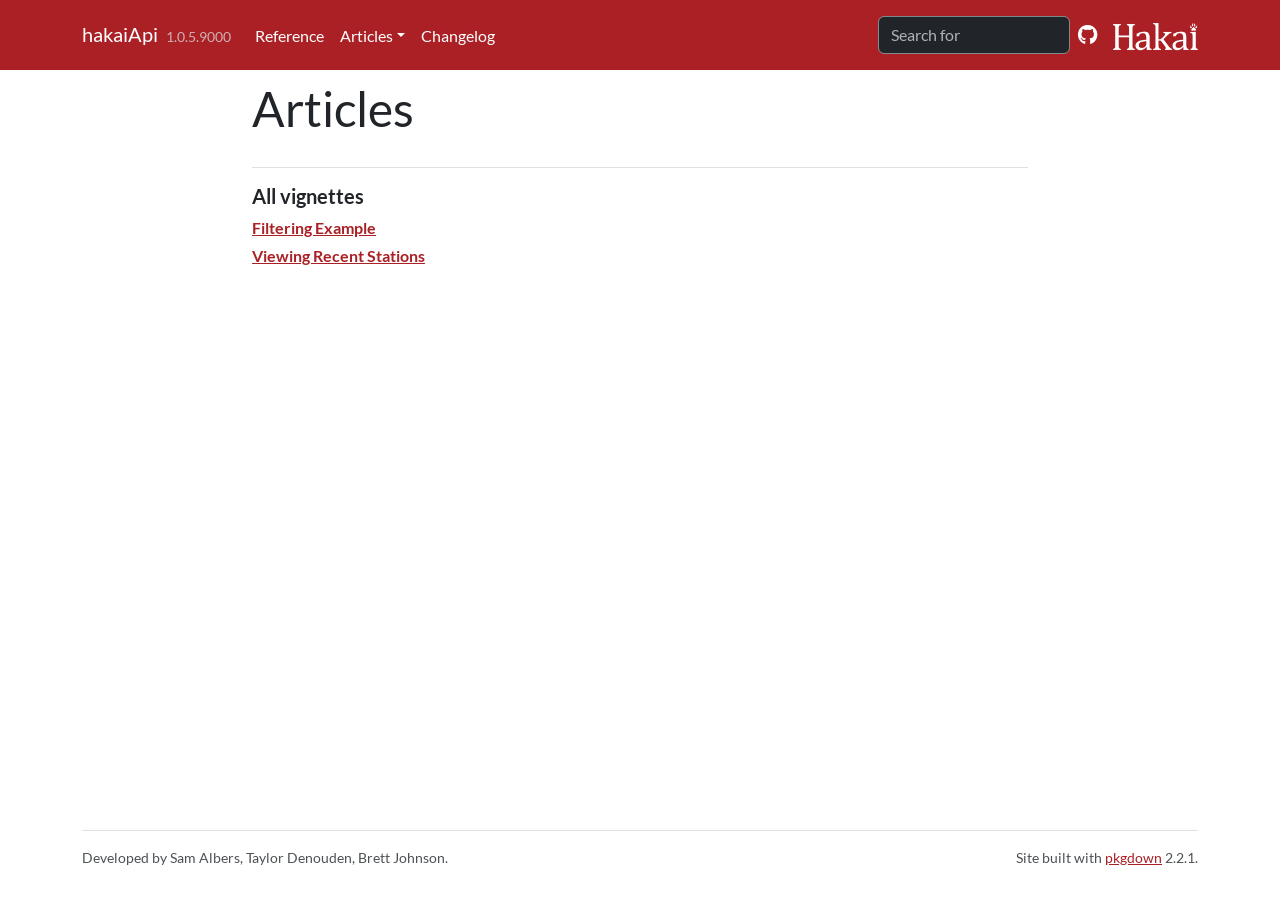
<file: articles/index.html>
<!DOCTYPE html>
<!-- Generated by pkgdown: do not edit by hand --><html lang="en-CA"><head><meta http-equiv="Content-Type" content="text/html; charset=UTF-8"><meta charset="utf-8"><meta http-equiv="X-UA-Compatible" content="IE=edge"><meta name="viewport" content="width=device-width, initial-scale=1, shrink-to-fit=no"><title>Articles • hakaiApi</title><script src="../deps/jquery-3.6.0/jquery-3.6.0.min.js"></script><meta name="viewport" content="width=device-width, initial-scale=1, shrink-to-fit=no"><link href="../deps/bootstrap-5.3.8/bootstrap.min.css" rel="stylesheet"><script src="../deps/bootstrap-5.3.8/bootstrap.bundle.min.js"></script><link href="../deps/font-awesome-6.5.2/css/all.min.css" rel="stylesheet"><link href="../deps/font-awesome-6.5.2/css/v4-shims.min.css" rel="stylesheet"><script src="../deps/headroom-0.11.0/headroom.min.js"></script><script src="../deps/headroom-0.11.0/jQuery.headroom.min.js"></script><script src="../deps/bootstrap-toc-1.0.1/bootstrap-toc.min.js"></script><script src="../deps/clipboard.js-2.0.11/clipboard.min.js"></script><script src="../deps/search-1.0.0/autocomplete.jquery.min.js"></script><script src="../deps/search-1.0.0/fuse.min.js"></script><script src="../deps/search-1.0.0/mark.min.js"></script><!-- pkgdown --><script src="../pkgdown.js"></script><meta property="og:title" content="Articles"></head><body>
    <a href="#main" class="visually-hidden-focusable">Skip to contents</a>


    <nav class="navbar navbar-expand-lg fixed-top bg-primary" data-bs-theme="dark" aria-label="Site navigation"><div class="container">

    <a class="navbar-brand me-2" href="../index.html">hakaiApi</a>

    <small class="nav-text text-muted me-auto" data-bs-toggle="tooltip" data-bs-placement="bottom" title="">1.0.5.9000</small>


    <button class="navbar-toggler" type="button" data-bs-toggle="collapse" data-bs-target="#navbar" aria-controls="navbar" aria-expanded="false" aria-label="Toggle navigation">
      <span class="navbar-toggler-icon"></span>
    </button>

    <div id="navbar" class="collapse navbar-collapse ms-3">
      <ul class="navbar-nav me-auto"><li class="nav-item"><a class="nav-link" href="../reference/index.html">Reference</a></li>
<li class="nav-item dropdown">
  <button class="nav-link dropdown-toggle" type="button" id="dropdown-articles" data-bs-toggle="dropdown" aria-expanded="false" aria-haspopup="true">Articles</button>
  <ul class="dropdown-menu" aria-labelledby="dropdown-articles"><li><a class="dropdown-item" href="../articles/filtering.html">Filtering Example</a></li>
    <li><a class="dropdown-item" href="../articles/Viewing-Recent-Stations.html">Viewing Recent Stations</a></li>
  </ul></li>
<li class="nav-item"><a class="nav-link" href="../news/index.html">Changelog</a></li>
      </ul><ul class="navbar-nav"><li class="nav-item"><form class="form-inline" role="search">
 <input class="form-control" type="search" name="search-input" id="search-input" autocomplete="off" aria-label="Search site" placeholder="Search for" data-search-index="../search.json"></form></li>
<li class="nav-item"><a class="external-link nav-link" href="https://github.com/HakaiInstitute/hakai-api-client-r/" aria-label="GitHub"><span class="fa fab fa-github fa-lg"></span></a></li>
      </ul></div>

    <a href="https://www.hakai.org" target="_blank" rel="noopener" class="external-link ms-2">
      <img src="../hakai.png" alt="Hakai Institute" height="28"></a>


  </div>
</nav><div class="container template-article-index">
<div class="row">
  <main id="main" class="col-md-9"><div class="page-header">

      <h1>Articles</h1>
    </div>

    <div class="section ">
      <h3>All vignettes</h3>
      <div class="section-desc"></div>

      <dl><dt><a href="filtering.html">Filtering Example</a></dt>
        <dd>
        </dd><dt><a href="Viewing-Recent-Stations.html">Viewing Recent Stations</a></dt>
        <dd>
      </dd></dl></div>
  </main></div>


    <footer><div class="pkgdown-footer-left">
  <p>Developed by Sam Albers, Taylor Denouden, Brett Johnson.</p>
</div>

<div class="pkgdown-footer-right">
  <p>Site built with <a href="https://pkgdown.r-lib.org/" class="external-link">pkgdown</a> 2.2.1.</p>
</div>

    </footer></div>





  </body></html>
</file>
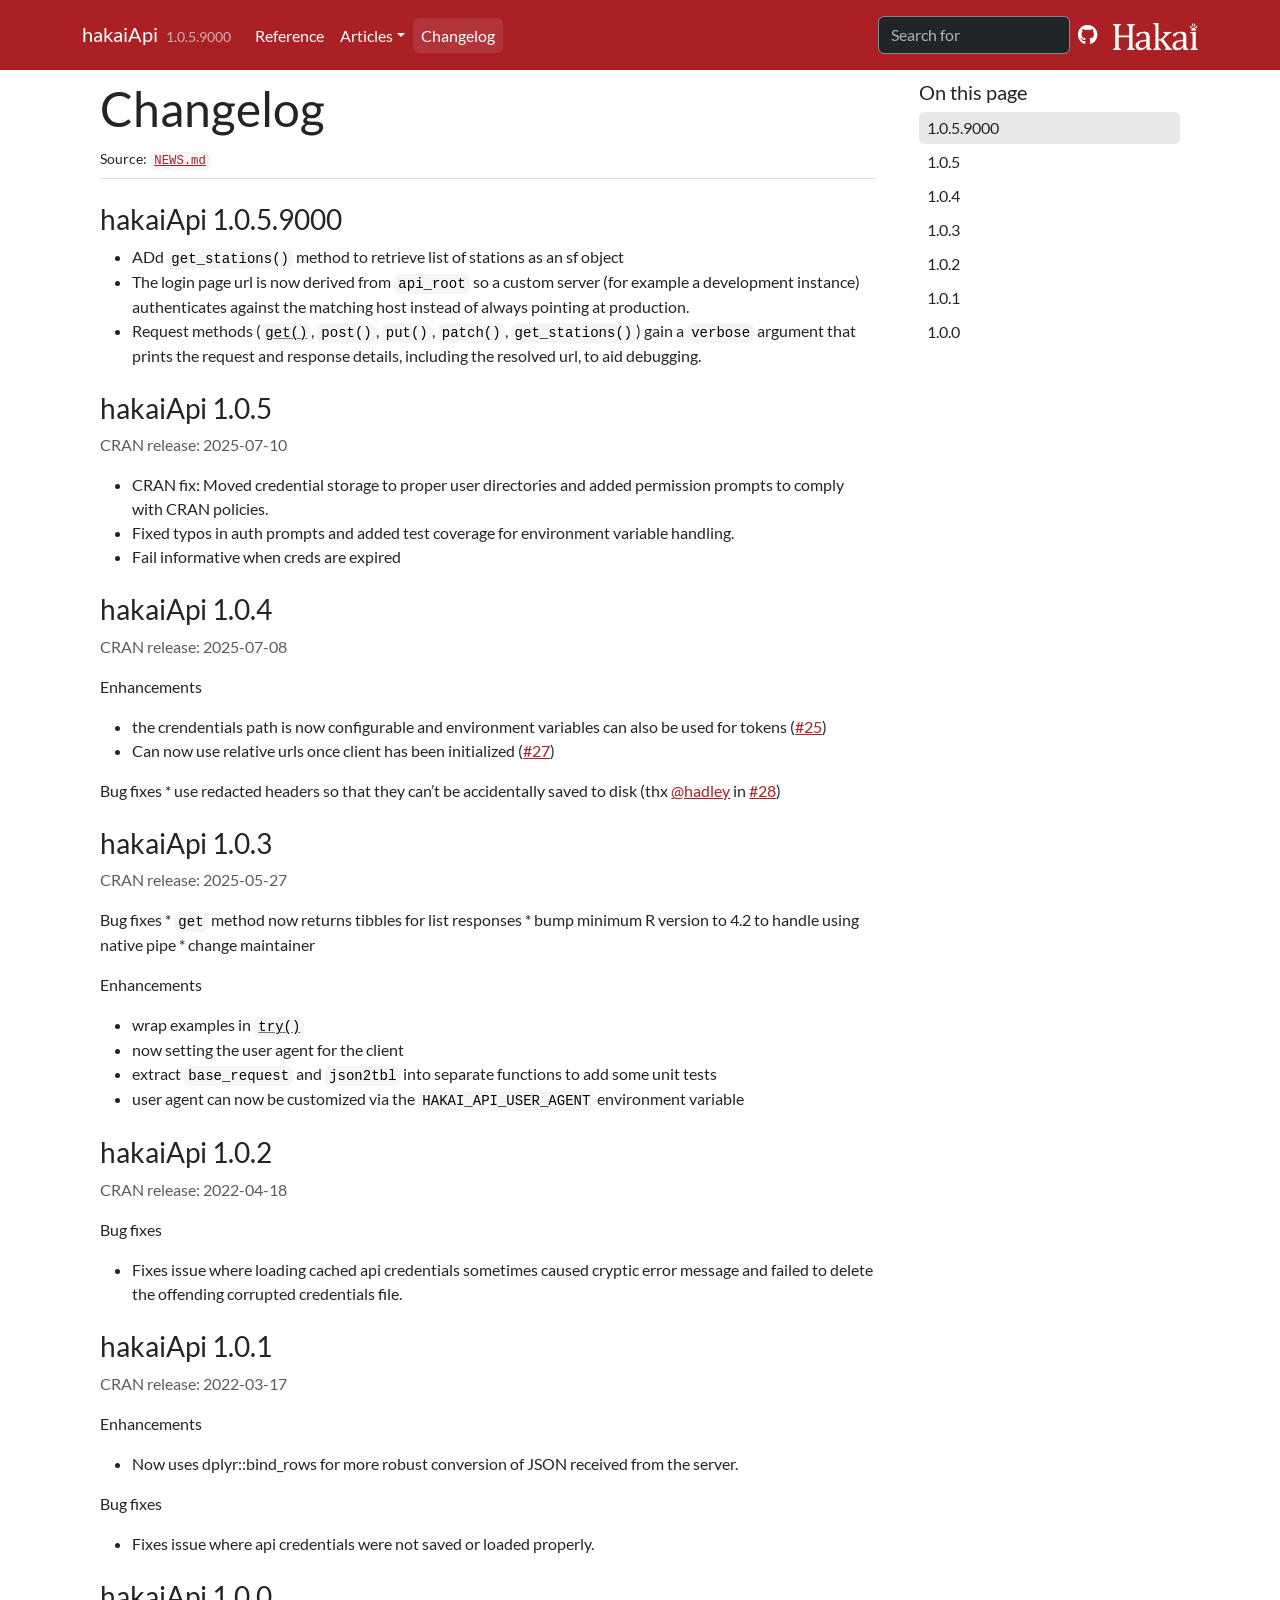
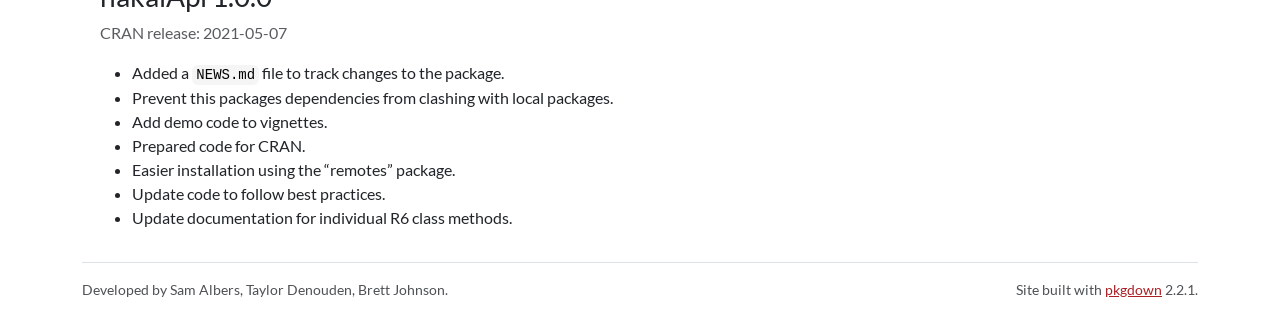
<file: news/index.html>
<!DOCTYPE html>
<!-- Generated by pkgdown: do not edit by hand --><html lang="en-CA"><head><meta http-equiv="Content-Type" content="text/html; charset=UTF-8"><meta charset="utf-8"><meta http-equiv="X-UA-Compatible" content="IE=edge"><meta name="viewport" content="width=device-width, initial-scale=1, shrink-to-fit=no"><title>Changelog • hakaiApi</title><script src="../deps/jquery-3.6.0/jquery-3.6.0.min.js"></script><meta name="viewport" content="width=device-width, initial-scale=1, shrink-to-fit=no"><link href="../deps/bootstrap-5.3.8/bootstrap.min.css" rel="stylesheet"><script src="../deps/bootstrap-5.3.8/bootstrap.bundle.min.js"></script><link href="../deps/font-awesome-6.5.2/css/all.min.css" rel="stylesheet"><link href="../deps/font-awesome-6.5.2/css/v4-shims.min.css" rel="stylesheet"><script src="../deps/headroom-0.11.0/headroom.min.js"></script><script src="../deps/headroom-0.11.0/jQuery.headroom.min.js"></script><script src="../deps/bootstrap-toc-1.0.1/bootstrap-toc.min.js"></script><script src="../deps/clipboard.js-2.0.11/clipboard.min.js"></script><script src="../deps/search-1.0.0/autocomplete.jquery.min.js"></script><script src="../deps/search-1.0.0/fuse.min.js"></script><script src="../deps/search-1.0.0/mark.min.js"></script><!-- pkgdown --><script src="../pkgdown.js"></script><meta property="og:title" content="Changelog"></head><body>
    <a href="#main" class="visually-hidden-focusable">Skip to contents</a>


    <nav class="navbar navbar-expand-lg fixed-top bg-primary" data-bs-theme="dark" aria-label="Site navigation"><div class="container">

    <a class="navbar-brand me-2" href="../index.html">hakaiApi</a>

    <small class="nav-text text-muted me-auto" data-bs-toggle="tooltip" data-bs-placement="bottom" title="">1.0.5.9000</small>


    <button class="navbar-toggler" type="button" data-bs-toggle="collapse" data-bs-target="#navbar" aria-controls="navbar" aria-expanded="false" aria-label="Toggle navigation">
      <span class="navbar-toggler-icon"></span>
    </button>

    <div id="navbar" class="collapse navbar-collapse ms-3">
      <ul class="navbar-nav me-auto"><li class="nav-item"><a class="nav-link" href="../reference/index.html">Reference</a></li>
<li class="nav-item dropdown">
  <button class="nav-link dropdown-toggle" type="button" id="dropdown-articles" data-bs-toggle="dropdown" aria-expanded="false" aria-haspopup="true">Articles</button>
  <ul class="dropdown-menu" aria-labelledby="dropdown-articles"><li><a class="dropdown-item" href="../articles/filtering.html">Filtering Example</a></li>
    <li><a class="dropdown-item" href="../articles/Viewing-Recent-Stations.html">Viewing Recent Stations</a></li>
  </ul></li>
<li class="active nav-item"><a class="nav-link" href="../news/index.html">Changelog</a></li>
      </ul><ul class="navbar-nav"><li class="nav-item"><form class="form-inline" role="search">
 <input class="form-control" type="search" name="search-input" id="search-input" autocomplete="off" aria-label="Search site" placeholder="Search for" data-search-index="../search.json"></form></li>
<li class="nav-item"><a class="external-link nav-link" href="https://github.com/HakaiInstitute/hakai-api-client-r/" aria-label="GitHub"><span class="fa fab fa-github fa-lg"></span></a></li>
      </ul></div>

    <a href="https://www.hakai.org" target="_blank" rel="noopener" class="external-link ms-2">
      <img src="../hakai.png" alt="Hakai Institute" height="28"></a>


  </div>
</nav><div class="container template-news">
<div class="row">
  <main id="main" class="col-md-9"><div class="page-header">

      <h1>Changelog</h1>
      <small>Source: <a href="https://github.com/HakaiInstitute/hakai-api-client-r/blob/master/NEWS.md" class="external-link"><code>NEWS.md</code></a></small>
    </div>

    <div class="section level2">
<h2 class="pkg-version" data-toc-text="1.0.5.9000" id="hakaiapi-1059000">hakaiApi 1.0.5.9000<a class="anchor" aria-label="anchor" href="#hakaiapi-1059000"></a></h2>
<ul><li>ADd <code>get_stations()</code> method to retrieve list of stations as an sf object</li>
<li>The login page url is now derived from <code>api_root</code> so a custom server (for example a development instance) authenticates against the matching host instead of always pointing at production.</li>
<li>Request methods (<code><a href="https://rdrr.io/r/base/get.html" class="external-link">get()</a></code>, <code>post()</code>, <code>put()</code>, <code>patch()</code>, <code>get_stations()</code>) gain a <code>verbose</code> argument that prints the request and response details, including the resolved url, to aid debugging.</li>
</ul></div>
    <div class="section level2">
<h2 class="pkg-version" data-toc-text="1.0.5" id="hakaiapi-105">hakaiApi 1.0.5<a class="anchor" aria-label="anchor" href="#hakaiapi-105"></a></h2><p class="text-muted">CRAN release: 2025-07-10</p>
<ul><li>CRAN fix: Moved credential storage to proper user directories and added permission prompts to comply with CRAN policies.</li>
<li>Fixed typos in auth prompts and added test coverage for environment variable handling.</li>
<li>Fail informative when creds are expired</li>
</ul></div>
    <div class="section level2">
<h2 class="pkg-version" data-toc-text="1.0.4" id="hakaiapi-104">hakaiApi 1.0.4<a class="anchor" aria-label="anchor" href="#hakaiapi-104"></a></h2><p class="text-muted">CRAN release: 2025-07-08</p>
<p>Enhancements</p>
<ul><li>the crendentials path is now configurable and environment variables can also be used for tokens (<a href="https://github.com/HakaiInstitute/hakai-api-client-r/issues/25" class="external-link">#25</a>)</li>
<li>Can now use relative urls once client has been initialized (<a href="https://github.com/HakaiInstitute/hakai-api-client-r/issues/27" class="external-link">#27</a>)</li>
</ul><p>Bug fixes * use redacted headers so that they can’t be accidentally saved to disk (thx <a href="https://github.com/hadley" class="external-link">@hadley</a> in <a href="https://github.com/HakaiInstitute/hakai-api-client-r/issues/28" class="external-link">#28</a>)</p>
</div>
    <div class="section level2">
<h2 class="pkg-version" data-toc-text="1.0.3" id="hakaiapi-103">hakaiApi 1.0.3<a class="anchor" aria-label="anchor" href="#hakaiapi-103"></a></h2><p class="text-muted">CRAN release: 2025-05-27</p>
<p>Bug fixes * <code>get</code> method now returns tibbles for list responses * bump minimum R version to 4.2 to handle using native pipe * change maintainer</p>
<p>Enhancements</p>
<ul><li>wrap examples in <code><a href="https://rdrr.io/r/base/try.html" class="external-link">try()</a></code>
</li>
<li>now setting the user agent for the client</li>
<li>extract <code>base_request</code> and <code>json2tbl</code> into separate functions to add some unit tests</li>
<li>user agent can now be customized via the <code>HAKAI_API_USER_AGENT</code> environment variable</li>
</ul></div>
    <div class="section level2">
<h2 class="pkg-version" data-toc-text="1.0.2" id="hakaiapi-102">hakaiApi 1.0.2<a class="anchor" aria-label="anchor" href="#hakaiapi-102"></a></h2><p class="text-muted">CRAN release: 2022-04-18</p>
<p>Bug fixes</p>
<ul><li>Fixes issue where loading cached api credentials sometimes caused cryptic error message and failed to delete the offending corrupted credentials file.</li>
</ul></div>
    <div class="section level2">
<h2 class="pkg-version" data-toc-text="1.0.1" id="hakaiapi-101">hakaiApi 1.0.1<a class="anchor" aria-label="anchor" href="#hakaiapi-101"></a></h2><p class="text-muted">CRAN release: 2022-03-17</p>
<p>Enhancements</p>
<ul><li>Now uses dplyr::bind_rows for more robust conversion of JSON received from the server.</li>
</ul><p>Bug fixes</p>
<ul><li>Fixes issue where api credentials were not saved or loaded properly.</li>
</ul></div>
    <div class="section level2">
<h2 class="pkg-version" data-toc-text="1.0.0" id="hakaiapi-100">hakaiApi 1.0.0<a class="anchor" aria-label="anchor" href="#hakaiapi-100"></a></h2><p class="text-muted">CRAN release: 2021-05-07</p>
<ul><li>Added a <code>NEWS.md</code> file to track changes to the package.</li>
<li>Prevent this packages dependencies from clashing with local packages.</li>
<li>Add demo code to vignettes.</li>
<li>Prepared code for CRAN.</li>
<li>Easier installation using the “remotes” package.</li>
<li>Update code to follow best practices.</li>
<li>Update documentation for individual R6 class methods.</li>
</ul></div>
  </main><aside class="col-md-3"><nav id="toc" aria-label="Table of contents"><h2>On this page</h2>
    </nav></aside></div>


    <footer><div class="pkgdown-footer-left">
  <p>Developed by Sam Albers, Taylor Denouden, Brett Johnson.</p>
</div>

<div class="pkgdown-footer-right">
  <p>Site built with <a href="https://pkgdown.r-lib.org/" class="external-link">pkgdown</a> 2.2.1.</p>
</div>

    </footer></div>





  </body></html>
</file>
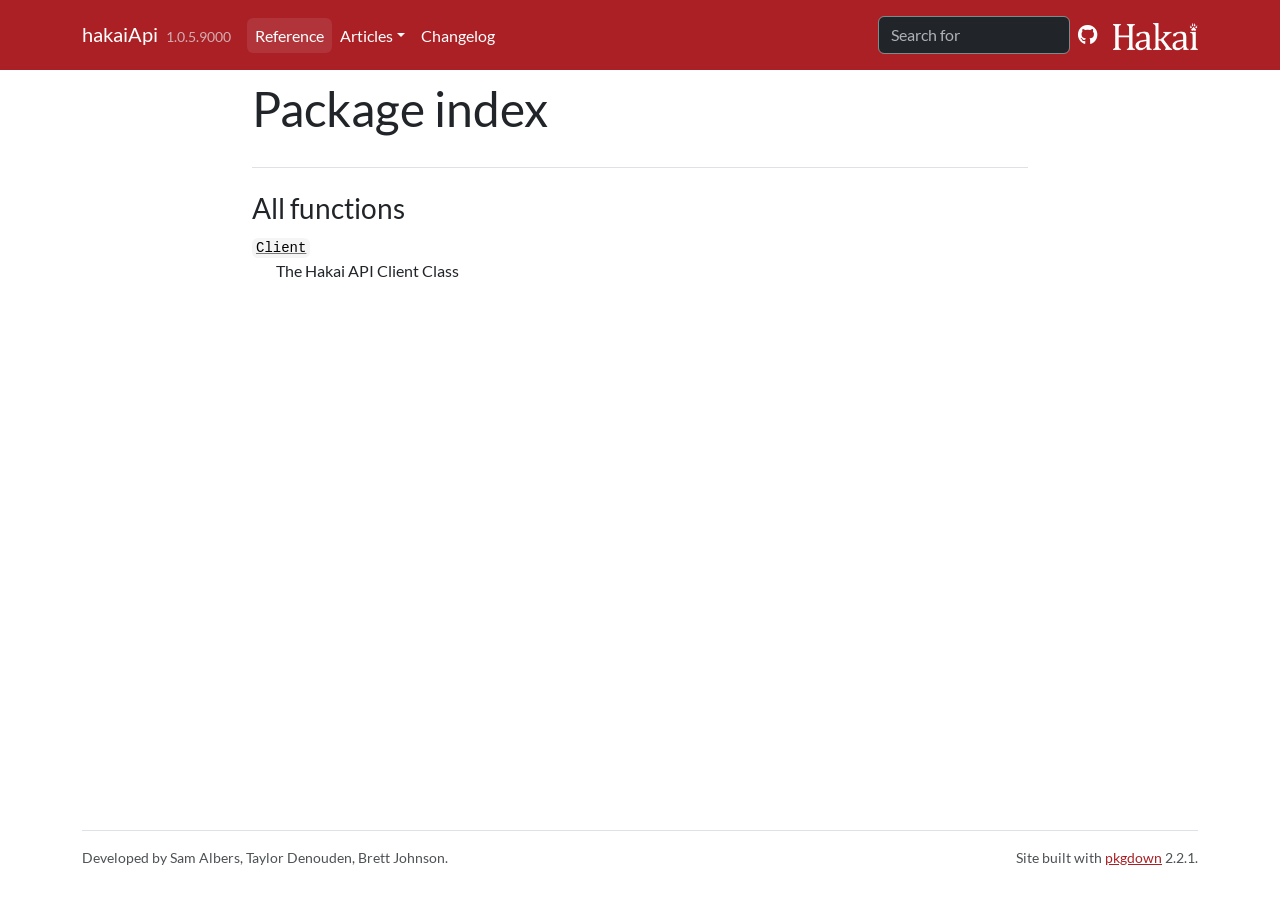
<file: reference/index.html>
<!DOCTYPE html>
<!-- Generated by pkgdown: do not edit by hand --><html lang="en-CA"><head><meta http-equiv="Content-Type" content="text/html; charset=UTF-8"><meta charset="utf-8"><meta http-equiv="X-UA-Compatible" content="IE=edge"><meta name="viewport" content="width=device-width, initial-scale=1, shrink-to-fit=no"><title>Package index • hakaiApi</title><script src="../deps/jquery-3.6.0/jquery-3.6.0.min.js"></script><meta name="viewport" content="width=device-width, initial-scale=1, shrink-to-fit=no"><link href="../deps/bootstrap-5.3.8/bootstrap.min.css" rel="stylesheet"><script src="../deps/bootstrap-5.3.8/bootstrap.bundle.min.js"></script><link href="../deps/font-awesome-6.5.2/css/all.min.css" rel="stylesheet"><link href="../deps/font-awesome-6.5.2/css/v4-shims.min.css" rel="stylesheet"><script src="../deps/headroom-0.11.0/headroom.min.js"></script><script src="../deps/headroom-0.11.0/jQuery.headroom.min.js"></script><script src="../deps/bootstrap-toc-1.0.1/bootstrap-toc.min.js"></script><script src="../deps/clipboard.js-2.0.11/clipboard.min.js"></script><script src="../deps/search-1.0.0/autocomplete.jquery.min.js"></script><script src="../deps/search-1.0.0/fuse.min.js"></script><script src="../deps/search-1.0.0/mark.min.js"></script><!-- pkgdown --><script src="../pkgdown.js"></script><meta property="og:title" content="Package index"></head><body>
    <a href="#main" class="visually-hidden-focusable">Skip to contents</a>


    <nav class="navbar navbar-expand-lg fixed-top bg-primary" data-bs-theme="dark" aria-label="Site navigation"><div class="container">

    <a class="navbar-brand me-2" href="../index.html">hakaiApi</a>

    <small class="nav-text text-muted me-auto" data-bs-toggle="tooltip" data-bs-placement="bottom" title="">1.0.5.9000</small>


    <button class="navbar-toggler" type="button" data-bs-toggle="collapse" data-bs-target="#navbar" aria-controls="navbar" aria-expanded="false" aria-label="Toggle navigation">
      <span class="navbar-toggler-icon"></span>
    </button>

    <div id="navbar" class="collapse navbar-collapse ms-3">
      <ul class="navbar-nav me-auto"><li class="active nav-item"><a class="nav-link" href="../reference/index.html">Reference</a></li>
<li class="nav-item dropdown">
  <button class="nav-link dropdown-toggle" type="button" id="dropdown-articles" data-bs-toggle="dropdown" aria-expanded="false" aria-haspopup="true">Articles</button>
  <ul class="dropdown-menu" aria-labelledby="dropdown-articles"><li><a class="dropdown-item" href="../articles/filtering.html">Filtering Example</a></li>
    <li><a class="dropdown-item" href="../articles/Viewing-Recent-Stations.html">Viewing Recent Stations</a></li>
  </ul></li>
<li class="nav-item"><a class="nav-link" href="../news/index.html">Changelog</a></li>
      </ul><ul class="navbar-nav"><li class="nav-item"><form class="form-inline" role="search">
 <input class="form-control" type="search" name="search-input" id="search-input" autocomplete="off" aria-label="Search site" placeholder="Search for" data-search-index="../search.json"></form></li>
<li class="nav-item"><a class="external-link nav-link" href="https://github.com/HakaiInstitute/hakai-api-client-r/" aria-label="GitHub"><span class="fa fab fa-github fa-lg"></span></a></li>
      </ul></div>

    <a href="https://www.hakai.org" target="_blank" rel="noopener" class="external-link ms-2">
      <img src="../hakai.png" alt="Hakai Institute" height="28"></a>


  </div>
</nav><div class="container template-reference-index">
<div class="row">
  <main id="main" class="col-md-9"><div class="page-header">

      <h1>Package index</h1>
    </div>

    <div class="section level2">
      <h2 id="all-functions">All functions<a class="anchor" aria-label="anchor" href="#all-functions"></a></h2>



      <dl></dl></div><div class="section level2">




      <dl><dt>

          <code><a href="Client.html">Client</a></code>

        </dt>
        <dd>The Hakai API Client Class</dd>
      </dl></div>
  </main></div>


    <footer><div class="pkgdown-footer-left">
  <p>Developed by Sam Albers, Taylor Denouden, Brett Johnson.</p>
</div>

<div class="pkgdown-footer-right">
  <p>Site built with <a href="https://pkgdown.r-lib.org/" class="external-link">pkgdown</a> 2.2.1.</p>
</div>

    </footer></div>





  </body></html>
</file>
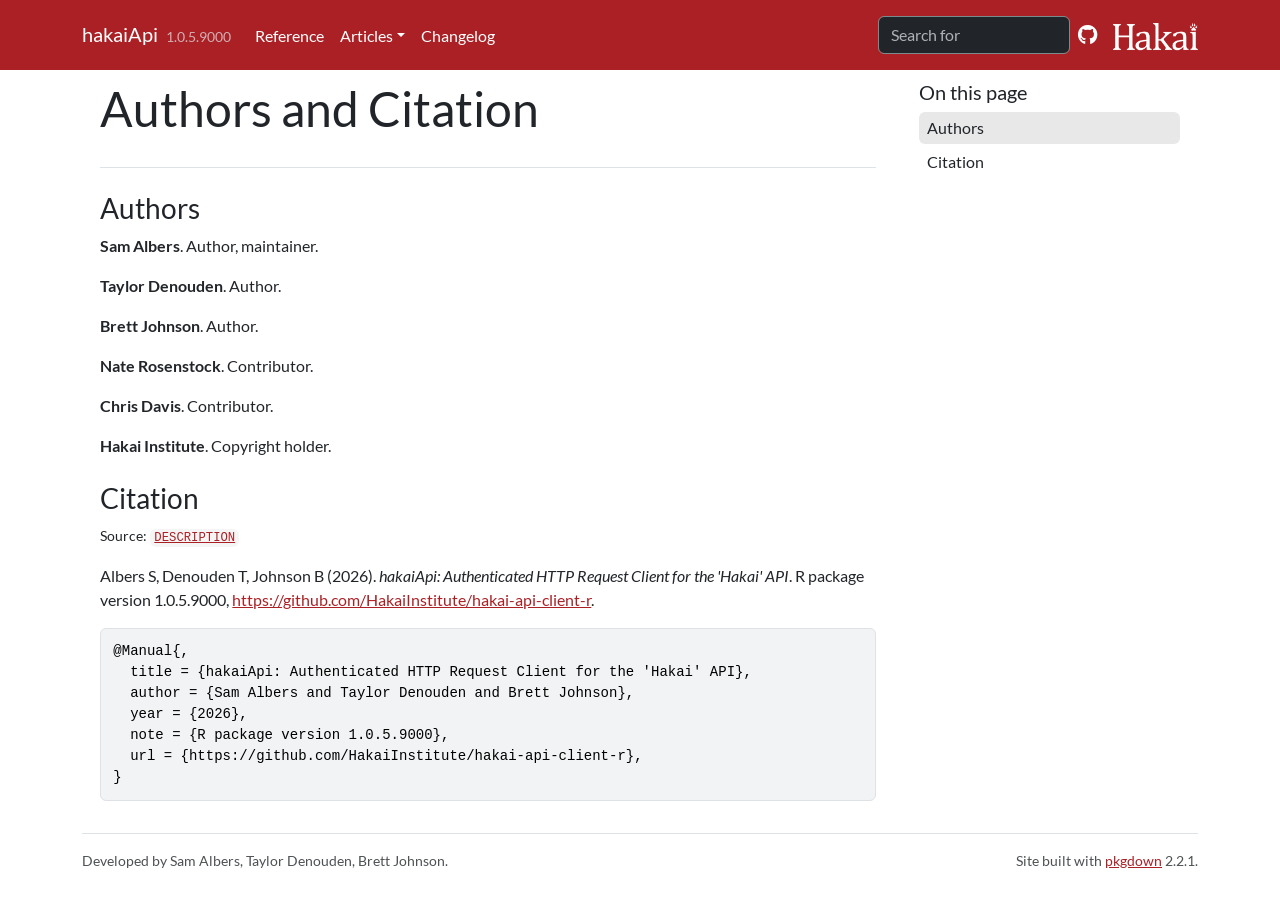
<file: authors.html>
<!DOCTYPE html>
<!-- Generated by pkgdown: do not edit by hand --><html lang="en-CA"><head><meta http-equiv="Content-Type" content="text/html; charset=UTF-8"><meta charset="utf-8"><meta http-equiv="X-UA-Compatible" content="IE=edge"><meta name="viewport" content="width=device-width, initial-scale=1, shrink-to-fit=no"><title>Authors and Citation • hakaiApi</title><script src="deps/jquery-3.6.0/jquery-3.6.0.min.js"></script><meta name="viewport" content="width=device-width, initial-scale=1, shrink-to-fit=no"><link href="deps/bootstrap-5.3.8/bootstrap.min.css" rel="stylesheet"><script src="deps/bootstrap-5.3.8/bootstrap.bundle.min.js"></script><link href="deps/font-awesome-6.5.2/css/all.min.css" rel="stylesheet"><link href="deps/font-awesome-6.5.2/css/v4-shims.min.css" rel="stylesheet"><script src="deps/headroom-0.11.0/headroom.min.js"></script><script src="deps/headroom-0.11.0/jQuery.headroom.min.js"></script><script src="deps/bootstrap-toc-1.0.1/bootstrap-toc.min.js"></script><script src="deps/clipboard.js-2.0.11/clipboard.min.js"></script><script src="deps/search-1.0.0/autocomplete.jquery.min.js"></script><script src="deps/search-1.0.0/fuse.min.js"></script><script src="deps/search-1.0.0/mark.min.js"></script><!-- pkgdown --><script src="pkgdown.js"></script><meta property="og:title" content="Authors and Citation"></head><body>
    <a href="#main" class="visually-hidden-focusable">Skip to contents</a>


    <nav class="navbar navbar-expand-lg fixed-top bg-primary" data-bs-theme="dark" aria-label="Site navigation"><div class="container">

    <a class="navbar-brand me-2" href="index.html">hakaiApi</a>

    <small class="nav-text text-muted me-auto" data-bs-toggle="tooltip" data-bs-placement="bottom" title="">1.0.5.9000</small>


    <button class="navbar-toggler" type="button" data-bs-toggle="collapse" data-bs-target="#navbar" aria-controls="navbar" aria-expanded="false" aria-label="Toggle navigation">
      <span class="navbar-toggler-icon"></span>
    </button>

    <div id="navbar" class="collapse navbar-collapse ms-3">
      <ul class="navbar-nav me-auto"><li class="nav-item"><a class="nav-link" href="reference/index.html">Reference</a></li>
<li class="nav-item dropdown">
  <button class="nav-link dropdown-toggle" type="button" id="dropdown-articles" data-bs-toggle="dropdown" aria-expanded="false" aria-haspopup="true">Articles</button>
  <ul class="dropdown-menu" aria-labelledby="dropdown-articles"><li><a class="dropdown-item" href="articles/filtering.html">Filtering Example</a></li>
    <li><a class="dropdown-item" href="articles/Viewing-Recent-Stations.html">Viewing Recent Stations</a></li>
  </ul></li>
<li class="nav-item"><a class="nav-link" href="news/index.html">Changelog</a></li>
      </ul><ul class="navbar-nav"><li class="nav-item"><form class="form-inline" role="search">
 <input class="form-control" type="search" name="search-input" id="search-input" autocomplete="off" aria-label="Search site" placeholder="Search for" data-search-index="search.json"></form></li>
<li class="nav-item"><a class="external-link nav-link" href="https://github.com/HakaiInstitute/hakai-api-client-r/" aria-label="GitHub"><span class="fa fab fa-github fa-lg"></span></a></li>
      </ul></div>

    <a href="https://www.hakai.org" target="_blank" rel="noopener" class="external-link ms-2">
      <img src="hakai.png" alt="Hakai Institute" height="28"></a>


  </div>
</nav><div class="container template-citation-authors">
<div class="row">
  <main id="main" class="col-md-9"><div class="page-header">

      <h1>Authors and Citation</h1>
    </div>

    <div class="section level2">
      <h2>Authors</h2>

      <ul class="list-unstyled"><li>
          <p><strong>Sam Albers</strong>. Author, maintainer.
          </p>
        </li>
        <li>
          <p><strong>Taylor Denouden</strong>. Author.
          </p>
        </li>
        <li>
          <p><strong>Brett Johnson</strong>. Author.
          </p>
        </li>
        <li>
          <p><strong>Nate Rosenstock</strong>. Contributor.
          </p>
        </li>
        <li>
          <p><strong>Chris Davis</strong>. Contributor.
          </p>
        </li>
        <li>
          <p><strong>Hakai Institute</strong>. Copyright holder.
          </p>
        </li>
      </ul></div>

    <div class="section level2">
      <h2 id="citation">Citation</h2>
      <p><small class="dont-index">Source: <a href="https://github.com/HakaiInstitute/hakai-api-client-r/blob/master/DESCRIPTION" class="external-link"><code>DESCRIPTION</code></a></small></p>

      <p>Albers S, Denouden T, Johnson B (2026).
<em>hakaiApi: Authenticated HTTP Request Client for the 'Hakai' API</em>.
R package version 1.0.5.9000, <a href="https://github.com/HakaiInstitute/hakai-api-client-r" class="external-link">https://github.com/HakaiInstitute/hakai-api-client-r</a>.
</p>
      <pre>@Manual{,
  title = {hakaiApi: Authenticated HTTP Request Client for the 'Hakai' API},
  author = {Sam Albers and Taylor Denouden and Brett Johnson},
  year = {2026},
  note = {R package version 1.0.5.9000},
  url = {https://github.com/HakaiInstitute/hakai-api-client-r},
}</pre>
    </div>

  </main><aside class="col-md-3"><nav id="toc" aria-label="Table of contents"><h2>On this page</h2>
    </nav></aside></div>


    <footer><div class="pkgdown-footer-left">
  <p>Developed by Sam Albers, Taylor Denouden, Brett Johnson.</p>
</div>

<div class="pkgdown-footer-right">
  <p>Site built with <a href="https://pkgdown.r-lib.org/" class="external-link">pkgdown</a> 2.2.1.</p>
</div>

    </footer></div>





  </body></html>
</file>
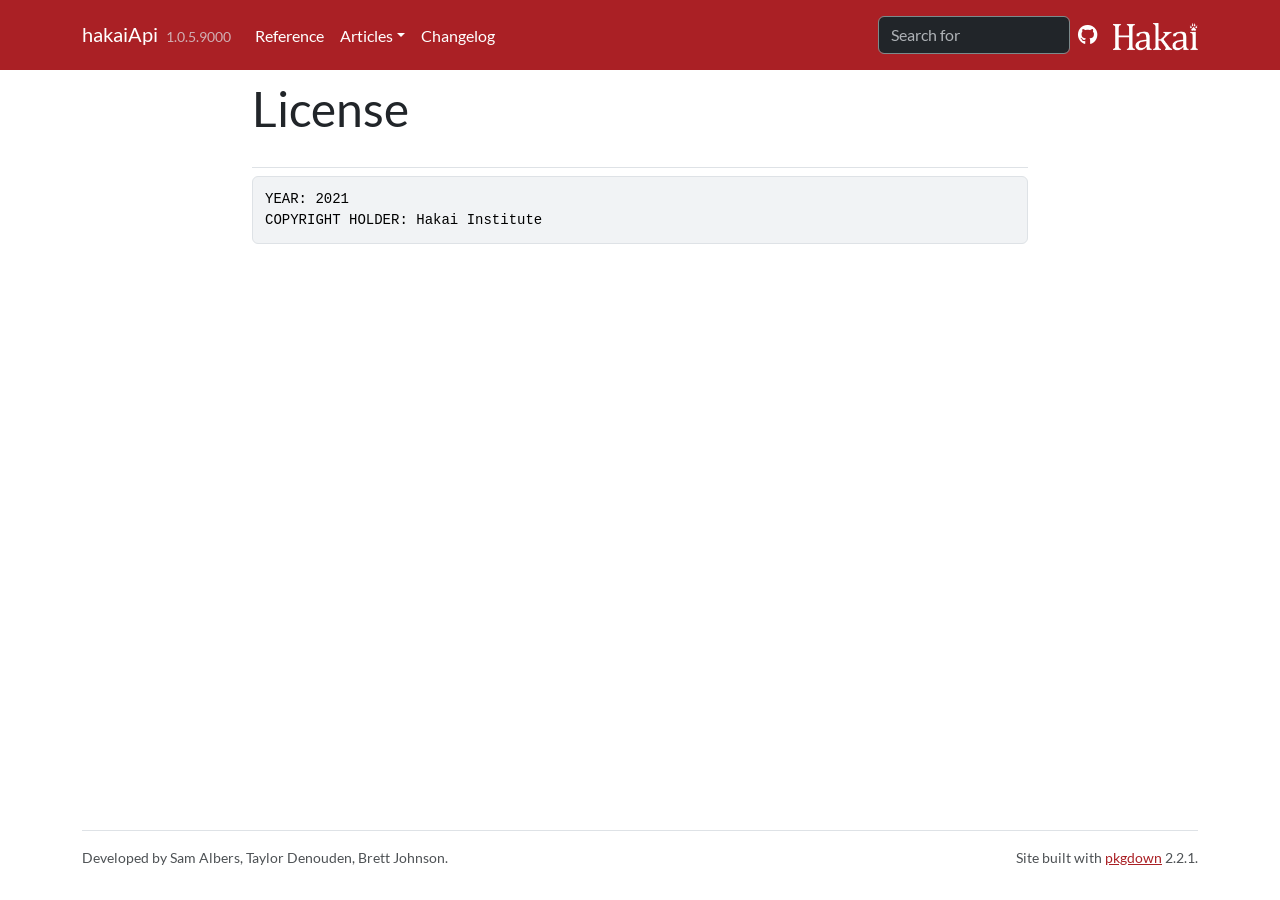
<file: LICENSE-text.html>
<!DOCTYPE html>
<!-- Generated by pkgdown: do not edit by hand --><html lang="en-CA"><head><meta http-equiv="Content-Type" content="text/html; charset=UTF-8"><meta charset="utf-8"><meta http-equiv="X-UA-Compatible" content="IE=edge"><meta name="viewport" content="width=device-width, initial-scale=1, shrink-to-fit=no"><title>License • hakaiApi</title><script src="deps/jquery-3.6.0/jquery-3.6.0.min.js"></script><meta name="viewport" content="width=device-width, initial-scale=1, shrink-to-fit=no"><link href="deps/bootstrap-5.3.8/bootstrap.min.css" rel="stylesheet"><script src="deps/bootstrap-5.3.8/bootstrap.bundle.min.js"></script><link href="deps/font-awesome-6.5.2/css/all.min.css" rel="stylesheet"><link href="deps/font-awesome-6.5.2/css/v4-shims.min.css" rel="stylesheet"><script src="deps/headroom-0.11.0/headroom.min.js"></script><script src="deps/headroom-0.11.0/jQuery.headroom.min.js"></script><script src="deps/bootstrap-toc-1.0.1/bootstrap-toc.min.js"></script><script src="deps/clipboard.js-2.0.11/clipboard.min.js"></script><script src="deps/search-1.0.0/autocomplete.jquery.min.js"></script><script src="deps/search-1.0.0/fuse.min.js"></script><script src="deps/search-1.0.0/mark.min.js"></script><!-- pkgdown --><script src="pkgdown.js"></script><meta property="og:title" content="License"></head><body>
    <a href="#main" class="visually-hidden-focusable">Skip to contents</a>


    <nav class="navbar navbar-expand-lg fixed-top bg-primary" data-bs-theme="dark" aria-label="Site navigation"><div class="container">

    <a class="navbar-brand me-2" href="index.html">hakaiApi</a>

    <small class="nav-text text-muted me-auto" data-bs-toggle="tooltip" data-bs-placement="bottom" title="">1.0.5.9000</small>


    <button class="navbar-toggler" type="button" data-bs-toggle="collapse" data-bs-target="#navbar" aria-controls="navbar" aria-expanded="false" aria-label="Toggle navigation">
      <span class="navbar-toggler-icon"></span>
    </button>

    <div id="navbar" class="collapse navbar-collapse ms-3">
      <ul class="navbar-nav me-auto"><li class="nav-item"><a class="nav-link" href="reference/index.html">Reference</a></li>
<li class="nav-item dropdown">
  <button class="nav-link dropdown-toggle" type="button" id="dropdown-articles" data-bs-toggle="dropdown" aria-expanded="false" aria-haspopup="true">Articles</button>
  <ul class="dropdown-menu" aria-labelledby="dropdown-articles"><li><a class="dropdown-item" href="articles/filtering.html">Filtering Example</a></li>
    <li><a class="dropdown-item" href="articles/Viewing-Recent-Stations.html">Viewing Recent Stations</a></li>
  </ul></li>
<li class="nav-item"><a class="nav-link" href="news/index.html">Changelog</a></li>
      </ul><ul class="navbar-nav"><li class="nav-item"><form class="form-inline" role="search">
 <input class="form-control" type="search" name="search-input" id="search-input" autocomplete="off" aria-label="Search site" placeholder="Search for" data-search-index="search.json"></form></li>
<li class="nav-item"><a class="external-link nav-link" href="https://github.com/HakaiInstitute/hakai-api-client-r/" aria-label="GitHub"><span class="fa fab fa-github fa-lg"></span></a></li>
      </ul></div>

    <a href="https://www.hakai.org" target="_blank" rel="noopener" class="external-link ms-2">
      <img src="hakai.png" alt="Hakai Institute" height="28"></a>


  </div>
</nav><div class="container template-title-body">
<div class="row">
  <main id="main" class="col-md-9"><div class="page-header">

      <h1>License</h1>

    </div>

<pre>YEAR: 2021
COPYRIGHT HOLDER: Hakai Institute
</pre>

  </main></div>


    <footer><div class="pkgdown-footer-left">
  <p>Developed by Sam Albers, Taylor Denouden, Brett Johnson.</p>
</div>

<div class="pkgdown-footer-right">
  <p>Site built with <a href="https://pkgdown.r-lib.org/" class="external-link">pkgdown</a> 2.2.1.</p>
</div>

    </footer></div>





  </body></html>
</file>
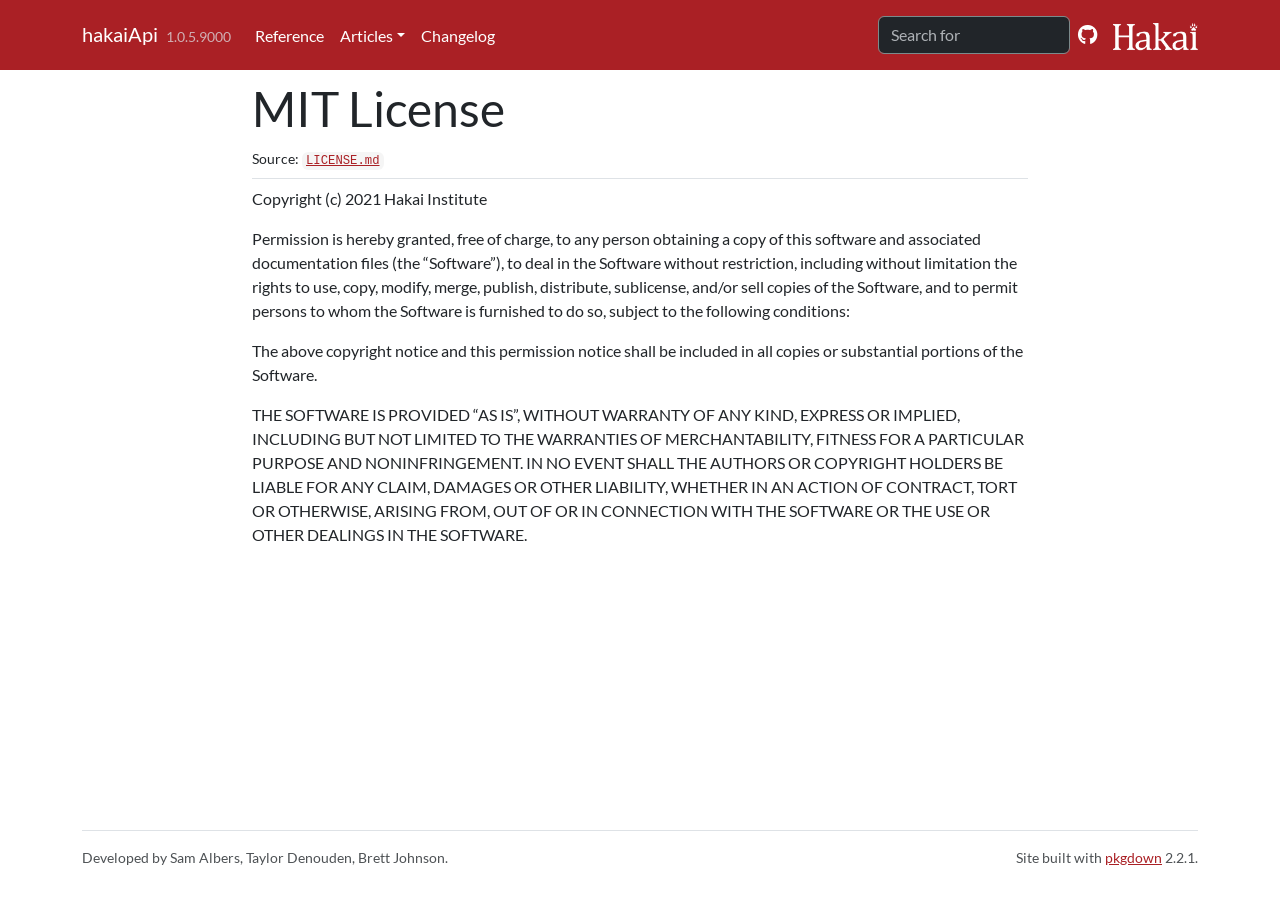
<file: LICENSE.html>
<!DOCTYPE html>
<!-- Generated by pkgdown: do not edit by hand --><html lang="en-CA"><head><meta http-equiv="Content-Type" content="text/html; charset=UTF-8"><meta charset="utf-8"><meta http-equiv="X-UA-Compatible" content="IE=edge"><meta name="viewport" content="width=device-width, initial-scale=1, shrink-to-fit=no"><title>MIT License • hakaiApi</title><script src="deps/jquery-3.6.0/jquery-3.6.0.min.js"></script><meta name="viewport" content="width=device-width, initial-scale=1, shrink-to-fit=no"><link href="deps/bootstrap-5.3.8/bootstrap.min.css" rel="stylesheet"><script src="deps/bootstrap-5.3.8/bootstrap.bundle.min.js"></script><link href="deps/font-awesome-6.5.2/css/all.min.css" rel="stylesheet"><link href="deps/font-awesome-6.5.2/css/v4-shims.min.css" rel="stylesheet"><script src="deps/headroom-0.11.0/headroom.min.js"></script><script src="deps/headroom-0.11.0/jQuery.headroom.min.js"></script><script src="deps/bootstrap-toc-1.0.1/bootstrap-toc.min.js"></script><script src="deps/clipboard.js-2.0.11/clipboard.min.js"></script><script src="deps/search-1.0.0/autocomplete.jquery.min.js"></script><script src="deps/search-1.0.0/fuse.min.js"></script><script src="deps/search-1.0.0/mark.min.js"></script><!-- pkgdown --><script src="pkgdown.js"></script><meta property="og:title" content="MIT License"></head><body>
    <a href="#main" class="visually-hidden-focusable">Skip to contents</a>


    <nav class="navbar navbar-expand-lg fixed-top bg-primary" data-bs-theme="dark" aria-label="Site navigation"><div class="container">

    <a class="navbar-brand me-2" href="index.html">hakaiApi</a>

    <small class="nav-text text-muted me-auto" data-bs-toggle="tooltip" data-bs-placement="bottom" title="">1.0.5.9000</small>


    <button class="navbar-toggler" type="button" data-bs-toggle="collapse" data-bs-target="#navbar" aria-controls="navbar" aria-expanded="false" aria-label="Toggle navigation">
      <span class="navbar-toggler-icon"></span>
    </button>

    <div id="navbar" class="collapse navbar-collapse ms-3">
      <ul class="navbar-nav me-auto"><li class="nav-item"><a class="nav-link" href="reference/index.html">Reference</a></li>
<li class="nav-item dropdown">
  <button class="nav-link dropdown-toggle" type="button" id="dropdown-articles" data-bs-toggle="dropdown" aria-expanded="false" aria-haspopup="true">Articles</button>
  <ul class="dropdown-menu" aria-labelledby="dropdown-articles"><li><a class="dropdown-item" href="articles/filtering.html">Filtering Example</a></li>
    <li><a class="dropdown-item" href="articles/Viewing-Recent-Stations.html">Viewing Recent Stations</a></li>
  </ul></li>
<li class="nav-item"><a class="nav-link" href="news/index.html">Changelog</a></li>
      </ul><ul class="navbar-nav"><li class="nav-item"><form class="form-inline" role="search">
 <input class="form-control" type="search" name="search-input" id="search-input" autocomplete="off" aria-label="Search site" placeholder="Search for" data-search-index="search.json"></form></li>
<li class="nav-item"><a class="external-link nav-link" href="https://github.com/HakaiInstitute/hakai-api-client-r/" aria-label="GitHub"><span class="fa fab fa-github fa-lg"></span></a></li>
      </ul></div>

    <a href="https://www.hakai.org" target="_blank" rel="noopener" class="external-link ms-2">
      <img src="hakai.png" alt="Hakai Institute" height="28"></a>


  </div>
</nav><div class="container template-title-body">
<div class="row">
  <main id="main" class="col-md-9"><div class="page-header">

      <h1>MIT License</h1>
      <small class="dont-index">Source: <a href="https://github.com/HakaiInstitute/hakai-api-client-r/blob/master/LICENSE.md" class="external-link"><code>LICENSE.md</code></a></small>
    </div>

<div id="mit-license" class="section level1">

<p>Copyright (c) 2021 Hakai Institute</p>
<p>Permission is hereby granted, free of charge, to any person obtaining a copy of this software and associated documentation files (the “Software”), to deal in the Software without restriction, including without limitation the rights to use, copy, modify, merge, publish, distribute, sublicense, and/or sell copies of the Software, and to permit persons to whom the Software is furnished to do so, subject to the following conditions:</p>
<p>The above copyright notice and this permission notice shall be included in all copies or substantial portions of the Software.</p>
<p>THE SOFTWARE IS PROVIDED “AS IS”, WITHOUT WARRANTY OF ANY KIND, EXPRESS OR IMPLIED, INCLUDING BUT NOT LIMITED TO THE WARRANTIES OF MERCHANTABILITY, FITNESS FOR A PARTICULAR PURPOSE AND NONINFRINGEMENT. IN NO EVENT SHALL THE AUTHORS OR COPYRIGHT HOLDERS BE LIABLE FOR ANY CLAIM, DAMAGES OR OTHER LIABILITY, WHETHER IN AN ACTION OF CONTRACT, TORT OR OTHERWISE, ARISING FROM, OUT OF OR IN CONNECTION WITH THE SOFTWARE OR THE USE OR OTHER DEALINGS IN THE SOFTWARE.</p>
</div>

  </main></div>


    <footer><div class="pkgdown-footer-left">
  <p>Developed by Sam Albers, Taylor Denouden, Brett Johnson.</p>
</div>

<div class="pkgdown-footer-right">
  <p>Site built with <a href="https://pkgdown.r-lib.org/" class="external-link">pkgdown</a> 2.2.1.</p>
</div>

    </footer></div>





  </body></html>
</file>
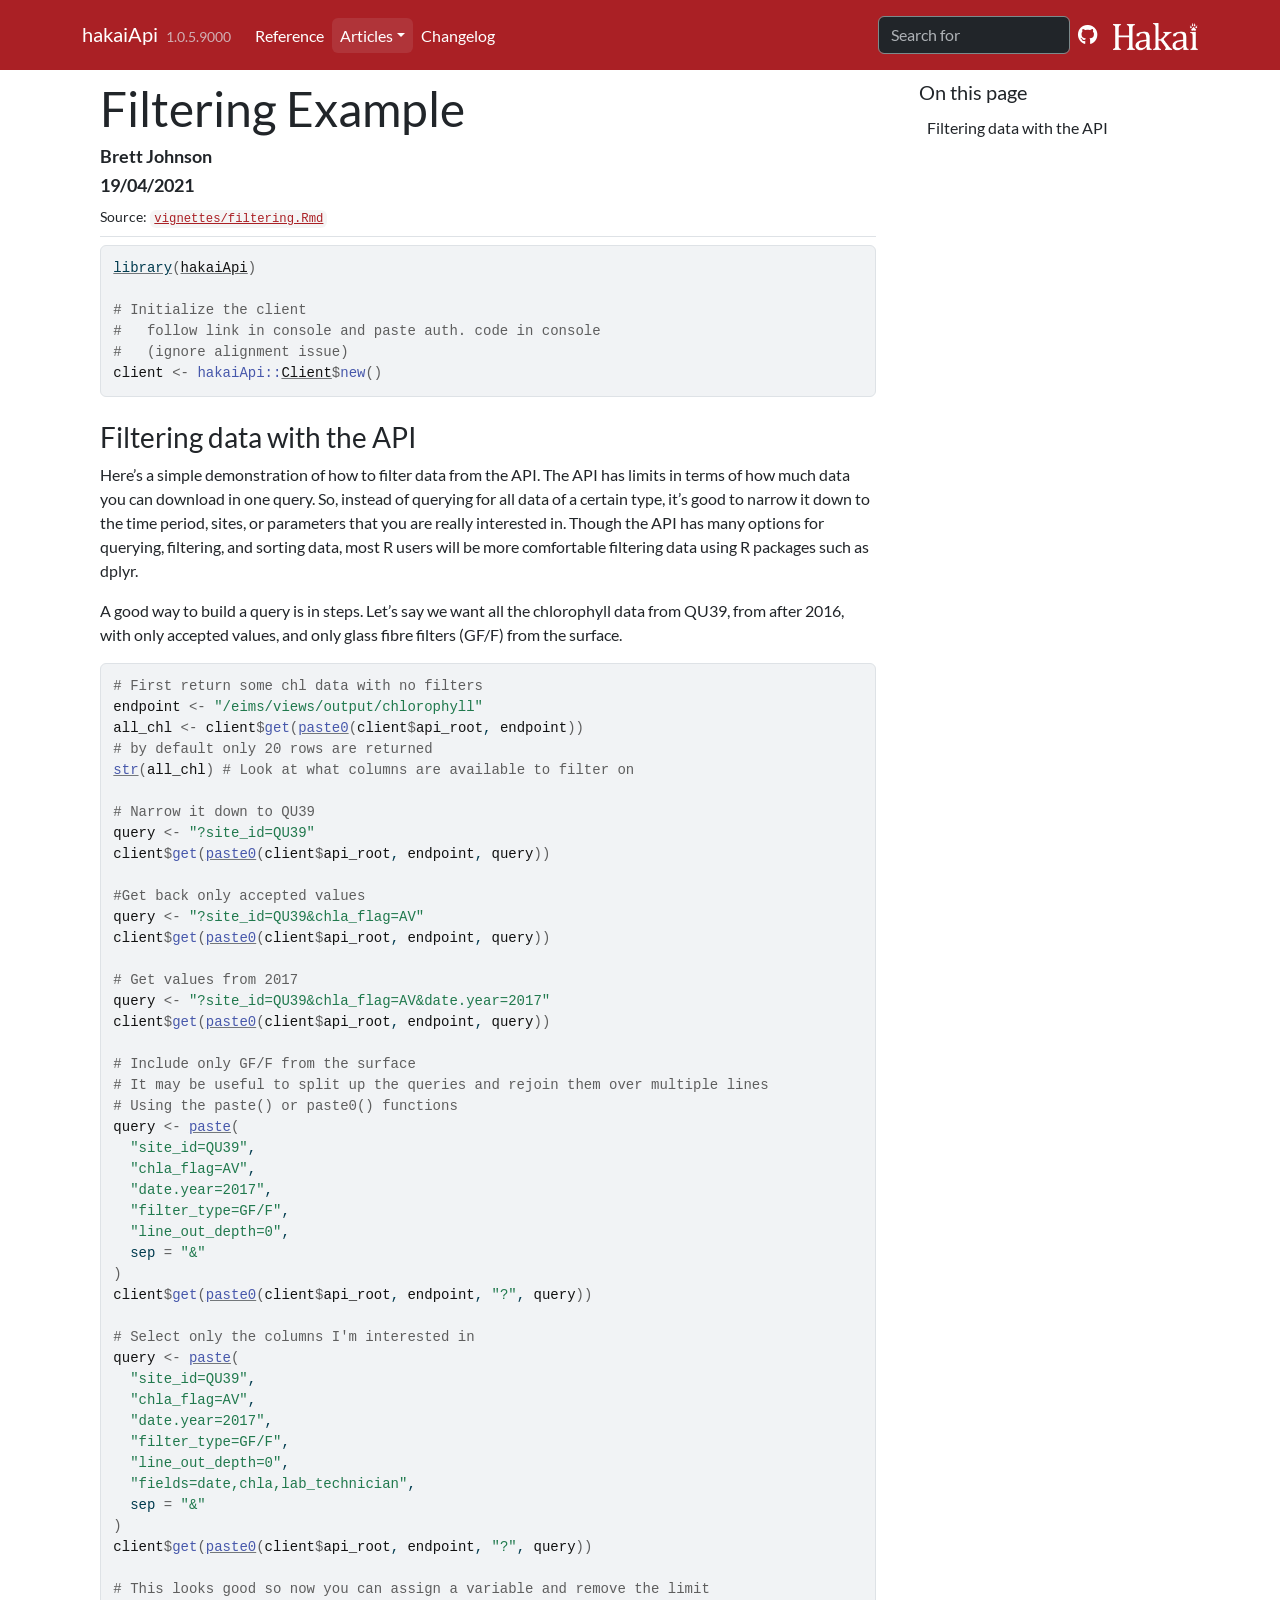
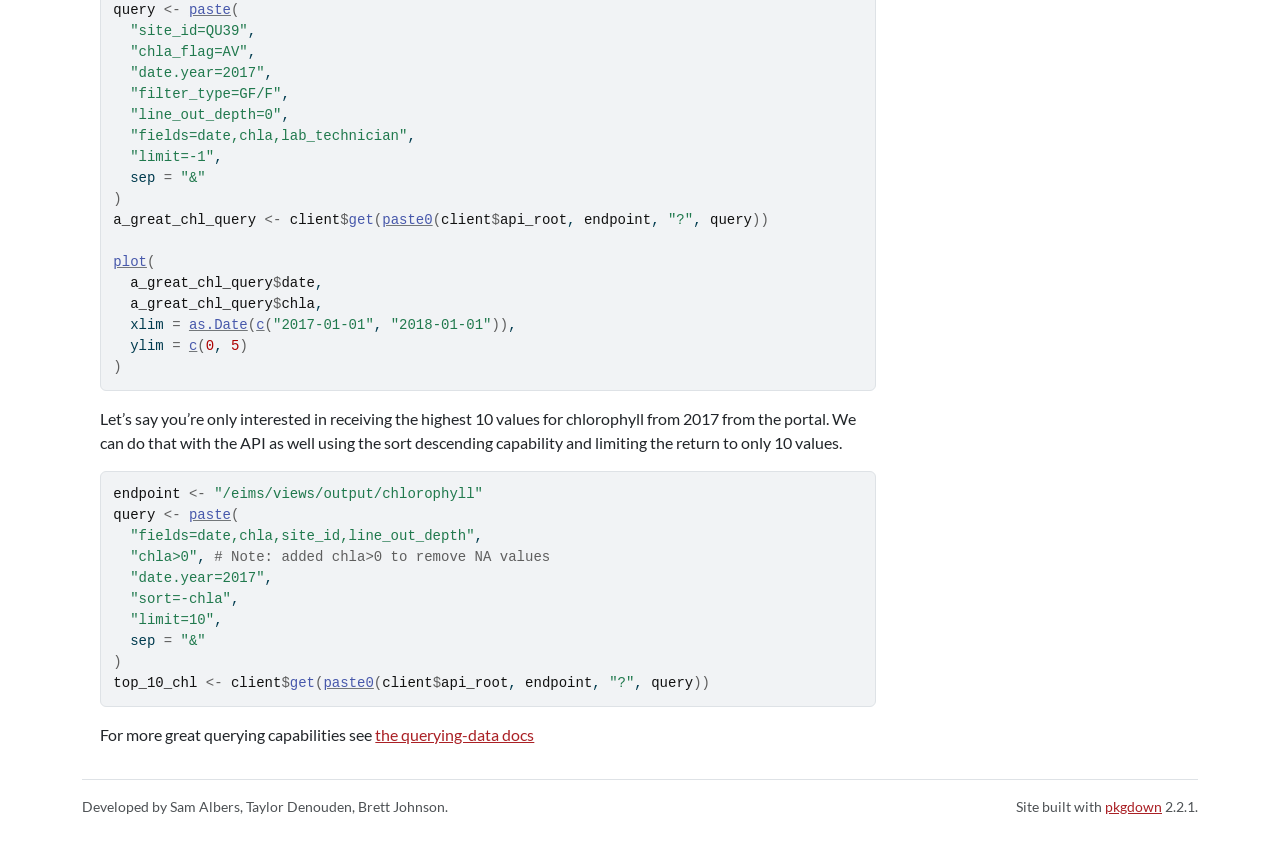
<file: articles/filtering.html>
<!DOCTYPE html>
<!-- Generated by pkgdown: do not edit by hand --><html lang="en-CA">
<head>
<meta http-equiv="Content-Type" content="text/html; charset=UTF-8">
<meta charset="utf-8">
<meta http-equiv="X-UA-Compatible" content="IE=edge">
<meta name="viewport" content="width=device-width, initial-scale=1, shrink-to-fit=no">
<title>Filtering Example • hakaiApi</title>
<script src="../deps/jquery-3.6.0/jquery-3.6.0.min.js"></script><meta name="viewport" content="width=device-width, initial-scale=1, shrink-to-fit=no">
<link href="../deps/bootstrap-5.3.8/bootstrap.min.css" rel="stylesheet">
<script src="../deps/bootstrap-5.3.8/bootstrap.bundle.min.js"></script><link href="../deps/font-awesome-6.5.2/css/all.min.css" rel="stylesheet">
<link href="../deps/font-awesome-6.5.2/css/v4-shims.min.css" rel="stylesheet">
<script src="../deps/headroom-0.11.0/headroom.min.js"></script><script src="../deps/headroom-0.11.0/jQuery.headroom.min.js"></script><script src="../deps/bootstrap-toc-1.0.1/bootstrap-toc.min.js"></script><script src="../deps/clipboard.js-2.0.11/clipboard.min.js"></script><script src="../deps/search-1.0.0/autocomplete.jquery.min.js"></script><script src="../deps/search-1.0.0/fuse.min.js"></script><script src="../deps/search-1.0.0/mark.min.js"></script><!-- pkgdown --><script src="../pkgdown.js"></script><meta property="og:title" content="Filtering Example">
</head>
<body>
    <a href="#main" class="visually-hidden-focusable">Skip to contents</a>


    <nav class="navbar navbar-expand-lg fixed-top bg-primary" data-bs-theme="dark" aria-label="Site navigation"><div class="container">

    <a class="navbar-brand me-2" href="../index.html">hakaiApi</a>

    <small class="nav-text text-muted me-auto" data-bs-toggle="tooltip" data-bs-placement="bottom" title="">1.0.5.9000</small>


    <button class="navbar-toggler" type="button" data-bs-toggle="collapse" data-bs-target="#navbar" aria-controls="navbar" aria-expanded="false" aria-label="Toggle navigation">
      <span class="navbar-toggler-icon"></span>
    </button>

    <div id="navbar" class="collapse navbar-collapse ms-3">
      <ul class="navbar-nav me-auto">
<li class="nav-item"><a class="nav-link" href="../reference/index.html">Reference</a></li>
<li class="active nav-item dropdown">
  <button class="nav-link dropdown-toggle" type="button" id="dropdown-articles" data-bs-toggle="dropdown" aria-expanded="false" aria-haspopup="true">Articles</button>
  <ul class="dropdown-menu" aria-labelledby="dropdown-articles">
<li><a class="dropdown-item" href="../articles/filtering.html">Filtering Example</a></li>
    <li><a class="dropdown-item" href="../articles/Viewing-Recent-Stations.html">Viewing Recent Stations</a></li>
  </ul>
</li>
<li class="nav-item"><a class="nav-link" href="../news/index.html">Changelog</a></li>
      </ul>
<ul class="navbar-nav">
<li class="nav-item"><form class="form-inline" role="search">
 <input class="form-control" type="search" name="search-input" id="search-input" autocomplete="off" aria-label="Search site" placeholder="Search for" data-search-index="../search.json">
</form></li>
<li class="nav-item"><a class="external-link nav-link" href="https://github.com/HakaiInstitute/hakai-api-client-r/" aria-label="GitHub"><span class="fa fab fa-github fa-lg"></span></a></li>
      </ul>
</div>

    <a href="https://www.hakai.org" target="_blank" rel="noopener" class="external-link ms-2">
      <img src="../hakai.png" alt="Hakai Institute" height="28"></a>


  </div>
</nav><div class="container template-article">




<div class="row">
  <main id="main" class="col-md-9"><div class="page-header">

      <h1>Filtering Example</h1>
                        <h4 data-toc-skip class="author">Brett
Johnson</h4>
            
            <h4 data-toc-skip class="date">19/04/2021</h4>
      
      <small class="dont-index">Source: <a href="https://github.com/HakaiInstitute/hakai-api-client-r/blob/master/vignettes/filtering.Rmd" class="external-link"><code>vignettes/filtering.Rmd</code></a></small>
      <div class="d-none name"><code>filtering.Rmd</code></div>
    </div>

    
    
<div class="sourceCode" id="cb1"><pre class="downlit sourceCode r">
<code class="sourceCode R"><span><span class="kw"><a href="https://rdrr.io/r/base/library.html" class="external-link">library</a></span><span class="op">(</span><span class="va"><a href="https://github.com/HakaiInstitute/hakai-api-client-r" class="external-link">hakaiApi</a></span><span class="op">)</span></span>
<span></span>
<span><span class="co"># Initialize the client</span></span>
<span><span class="co">#   follow link in console and paste auth. code in console</span></span>
<span><span class="co">#   (ignore alignment issue)</span></span>
<span><span class="va">client</span> <span class="op">&lt;-</span> <span class="fu">hakaiApi</span><span class="fu">::</span><span class="va"><a href="../reference/Client.html">Client</a></span><span class="op">$</span><span class="fu">new</span><span class="op">(</span><span class="op">)</span></span></code></pre></div>
<div class="section level2">
<h2 id="filtering-data-with-the-api">Filtering data with the API<a class="anchor" aria-label="anchor" href="#filtering-data-with-the-api"></a>
</h2>
<p>Here’s a simple demonstration of how to filter data from the API. The
API has limits in terms of how much data you can download in one query.
So, instead of querying for all data of a certain type, it’s good to
narrow it down to the time period, sites, or parameters that you are
really interested in. Though the API has many options for querying,
filtering, and sorting data, most R users will be more comfortable
filtering data using R packages such as dplyr.</p>
<p>A good way to build a query is in steps. Let’s say we want all the
chlorophyll data from QU39, from after 2016, with only accepted values,
and only glass fibre filters (GF/F) from the surface.</p>
<div class="sourceCode" id="cb2"><pre class="downlit sourceCode r">
<code class="sourceCode R"><span><span class="co"># First return some chl data with no filters</span></span>
<span><span class="va">endpoint</span> <span class="op">&lt;-</span> <span class="st">"/eims/views/output/chlorophyll"</span></span>
<span><span class="va">all_chl</span> <span class="op">&lt;-</span> <span class="va">client</span><span class="op">$</span><span class="fu">get</span><span class="op">(</span><span class="fu"><a href="https://rdrr.io/r/base/paste.html" class="external-link">paste0</a></span><span class="op">(</span><span class="va">client</span><span class="op">$</span><span class="va">api_root</span>, <span class="va">endpoint</span><span class="op">)</span><span class="op">)</span></span>
<span><span class="co"># by default only 20 rows are returned</span></span>
<span><span class="fu"><a href="https://rdrr.io/r/utils/str.html" class="external-link">str</a></span><span class="op">(</span><span class="va">all_chl</span><span class="op">)</span> <span class="co"># Look at what columns are available to filter on</span></span>
<span></span>
<span><span class="co"># Narrow it down to QU39</span></span>
<span><span class="va">query</span> <span class="op">&lt;-</span> <span class="st">"?site_id=QU39"</span></span>
<span><span class="va">client</span><span class="op">$</span><span class="fu">get</span><span class="op">(</span><span class="fu"><a href="https://rdrr.io/r/base/paste.html" class="external-link">paste0</a></span><span class="op">(</span><span class="va">client</span><span class="op">$</span><span class="va">api_root</span>, <span class="va">endpoint</span>, <span class="va">query</span><span class="op">)</span><span class="op">)</span></span>
<span></span>
<span><span class="co">#Get back only accepted values</span></span>
<span><span class="va">query</span> <span class="op">&lt;-</span> <span class="st">"?site_id=QU39&amp;chla_flag=AV"</span></span>
<span><span class="va">client</span><span class="op">$</span><span class="fu">get</span><span class="op">(</span><span class="fu"><a href="https://rdrr.io/r/base/paste.html" class="external-link">paste0</a></span><span class="op">(</span><span class="va">client</span><span class="op">$</span><span class="va">api_root</span>, <span class="va">endpoint</span>, <span class="va">query</span><span class="op">)</span><span class="op">)</span></span>
<span></span>
<span><span class="co"># Get values from 2017</span></span>
<span><span class="va">query</span> <span class="op">&lt;-</span> <span class="st">"?site_id=QU39&amp;chla_flag=AV&amp;date.year=2017"</span></span>
<span><span class="va">client</span><span class="op">$</span><span class="fu">get</span><span class="op">(</span><span class="fu"><a href="https://rdrr.io/r/base/paste.html" class="external-link">paste0</a></span><span class="op">(</span><span class="va">client</span><span class="op">$</span><span class="va">api_root</span>, <span class="va">endpoint</span>, <span class="va">query</span><span class="op">)</span><span class="op">)</span></span>
<span></span>
<span><span class="co"># Include only GF/F from the surface</span></span>
<span><span class="co"># It may be useful to split up the queries and rejoin them over multiple lines</span></span>
<span><span class="co"># Using the paste() or paste0() functions</span></span>
<span><span class="va">query</span> <span class="op">&lt;-</span> <span class="fu"><a href="https://rdrr.io/r/base/paste.html" class="external-link">paste</a></span><span class="op">(</span></span>
<span>  <span class="st">"site_id=QU39"</span>,</span>
<span>  <span class="st">"chla_flag=AV"</span>,</span>
<span>  <span class="st">"date.year=2017"</span>,</span>
<span>  <span class="st">"filter_type=GF/F"</span>,</span>
<span>  <span class="st">"line_out_depth=0"</span>,</span>
<span>  sep <span class="op">=</span> <span class="st">"&amp;"</span></span>
<span><span class="op">)</span></span>
<span><span class="va">client</span><span class="op">$</span><span class="fu">get</span><span class="op">(</span><span class="fu"><a href="https://rdrr.io/r/base/paste.html" class="external-link">paste0</a></span><span class="op">(</span><span class="va">client</span><span class="op">$</span><span class="va">api_root</span>, <span class="va">endpoint</span>, <span class="st">"?"</span>, <span class="va">query</span><span class="op">)</span><span class="op">)</span></span>
<span></span>
<span><span class="co"># Select only the columns I'm interested in</span></span>
<span><span class="va">query</span> <span class="op">&lt;-</span> <span class="fu"><a href="https://rdrr.io/r/base/paste.html" class="external-link">paste</a></span><span class="op">(</span></span>
<span>  <span class="st">"site_id=QU39"</span>,</span>
<span>  <span class="st">"chla_flag=AV"</span>,</span>
<span>  <span class="st">"date.year=2017"</span>,</span>
<span>  <span class="st">"filter_type=GF/F"</span>,</span>
<span>  <span class="st">"line_out_depth=0"</span>,</span>
<span>  <span class="st">"fields=date,chla,lab_technician"</span>,</span>
<span>  sep <span class="op">=</span> <span class="st">"&amp;"</span></span>
<span><span class="op">)</span></span>
<span><span class="va">client</span><span class="op">$</span><span class="fu">get</span><span class="op">(</span><span class="fu"><a href="https://rdrr.io/r/base/paste.html" class="external-link">paste0</a></span><span class="op">(</span><span class="va">client</span><span class="op">$</span><span class="va">api_root</span>, <span class="va">endpoint</span>, <span class="st">"?"</span>, <span class="va">query</span><span class="op">)</span><span class="op">)</span></span>
<span></span>
<span><span class="co"># This looks good so now you can assign a variable and remove the limit</span></span>
<span><span class="va">query</span> <span class="op">&lt;-</span> <span class="fu"><a href="https://rdrr.io/r/base/paste.html" class="external-link">paste</a></span><span class="op">(</span></span>
<span>  <span class="st">"site_id=QU39"</span>,</span>
<span>  <span class="st">"chla_flag=AV"</span>,</span>
<span>  <span class="st">"date.year=2017"</span>,</span>
<span>  <span class="st">"filter_type=GF/F"</span>,</span>
<span>  <span class="st">"line_out_depth=0"</span>,</span>
<span>  <span class="st">"fields=date,chla,lab_technician"</span>,</span>
<span>  <span class="st">"limit=-1"</span>,</span>
<span>  sep <span class="op">=</span> <span class="st">"&amp;"</span></span>
<span><span class="op">)</span></span>
<span><span class="va">a_great_chl_query</span> <span class="op">&lt;-</span> <span class="va">client</span><span class="op">$</span><span class="fu">get</span><span class="op">(</span><span class="fu"><a href="https://rdrr.io/r/base/paste.html" class="external-link">paste0</a></span><span class="op">(</span><span class="va">client</span><span class="op">$</span><span class="va">api_root</span>, <span class="va">endpoint</span>, <span class="st">"?"</span>, <span class="va">query</span><span class="op">)</span><span class="op">)</span></span>
<span></span>
<span><span class="fu"><a href="https://rdrr.io/r/graphics/plot.default.html" class="external-link">plot</a></span><span class="op">(</span></span>
<span>  <span class="va">a_great_chl_query</span><span class="op">$</span><span class="va">date</span>,</span>
<span>  <span class="va">a_great_chl_query</span><span class="op">$</span><span class="va">chla</span>,</span>
<span>  xlim <span class="op">=</span> <span class="fu"><a href="https://rdrr.io/r/base/as.Date.html" class="external-link">as.Date</a></span><span class="op">(</span><span class="fu"><a href="https://rdrr.io/r/base/c.html" class="external-link">c</a></span><span class="op">(</span><span class="st">"2017-01-01"</span>, <span class="st">"2018-01-01"</span><span class="op">)</span><span class="op">)</span>,</span>
<span>  ylim <span class="op">=</span> <span class="fu"><a href="https://rdrr.io/r/base/c.html" class="external-link">c</a></span><span class="op">(</span><span class="fl">0</span>, <span class="fl">5</span><span class="op">)</span></span>
<span><span class="op">)</span></span></code></pre></div>
<p>Let’s say you’re only interested in receiving the highest 10 values
for chlorophyll from 2017 from the portal. We can do that with the API
as well using the sort descending capability and limiting the return to
only 10 values.</p>
<div class="sourceCode" id="cb3"><pre class="downlit sourceCode r">
<code class="sourceCode R"><span><span class="va">endpoint</span> <span class="op">&lt;-</span> <span class="st">"/eims/views/output/chlorophyll"</span></span>
<span><span class="va">query</span> <span class="op">&lt;-</span> <span class="fu"><a href="https://rdrr.io/r/base/paste.html" class="external-link">paste</a></span><span class="op">(</span></span>
<span>  <span class="st">"fields=date,chla,site_id,line_out_depth"</span>,</span>
<span>  <span class="st">"chla&gt;0"</span>, <span class="co"># Note: added chla&gt;0 to remove NA values</span></span>
<span>  <span class="st">"date.year=2017"</span>,</span>
<span>  <span class="st">"sort=-chla"</span>,</span>
<span>  <span class="st">"limit=10"</span>,</span>
<span>  sep <span class="op">=</span> <span class="st">"&amp;"</span></span>
<span><span class="op">)</span></span>
<span><span class="va">top_10_chl</span> <span class="op">&lt;-</span> <span class="va">client</span><span class="op">$</span><span class="fu">get</span><span class="op">(</span><span class="fu"><a href="https://rdrr.io/r/base/paste.html" class="external-link">paste0</a></span><span class="op">(</span><span class="va">client</span><span class="op">$</span><span class="va">api_root</span>, <span class="va">endpoint</span>, <span class="st">"?"</span>, <span class="va">query</span><span class="op">)</span><span class="op">)</span></span></code></pre></div>
<p>For more great querying capabilities see <a href="https://hakaiinstitute.github.io/hakai-api/querying_data/" class="external-link">the
querying-data docs</a></p>
</div>
  </main><aside class="col-md-3"><nav id="toc" aria-label="Table of contents"><h2>On this page</h2>
    </nav></aside>
</div>



    <footer><div class="pkgdown-footer-left">
  <p>Developed by Sam Albers, Taylor Denouden, Brett Johnson.</p>
</div>

<div class="pkgdown-footer-right">
  <p>Site built with <a href="https://pkgdown.r-lib.org/" class="external-link">pkgdown</a> 2.2.1.</p>
</div>

    </footer>
</div>





  </body>
</html>
</file>
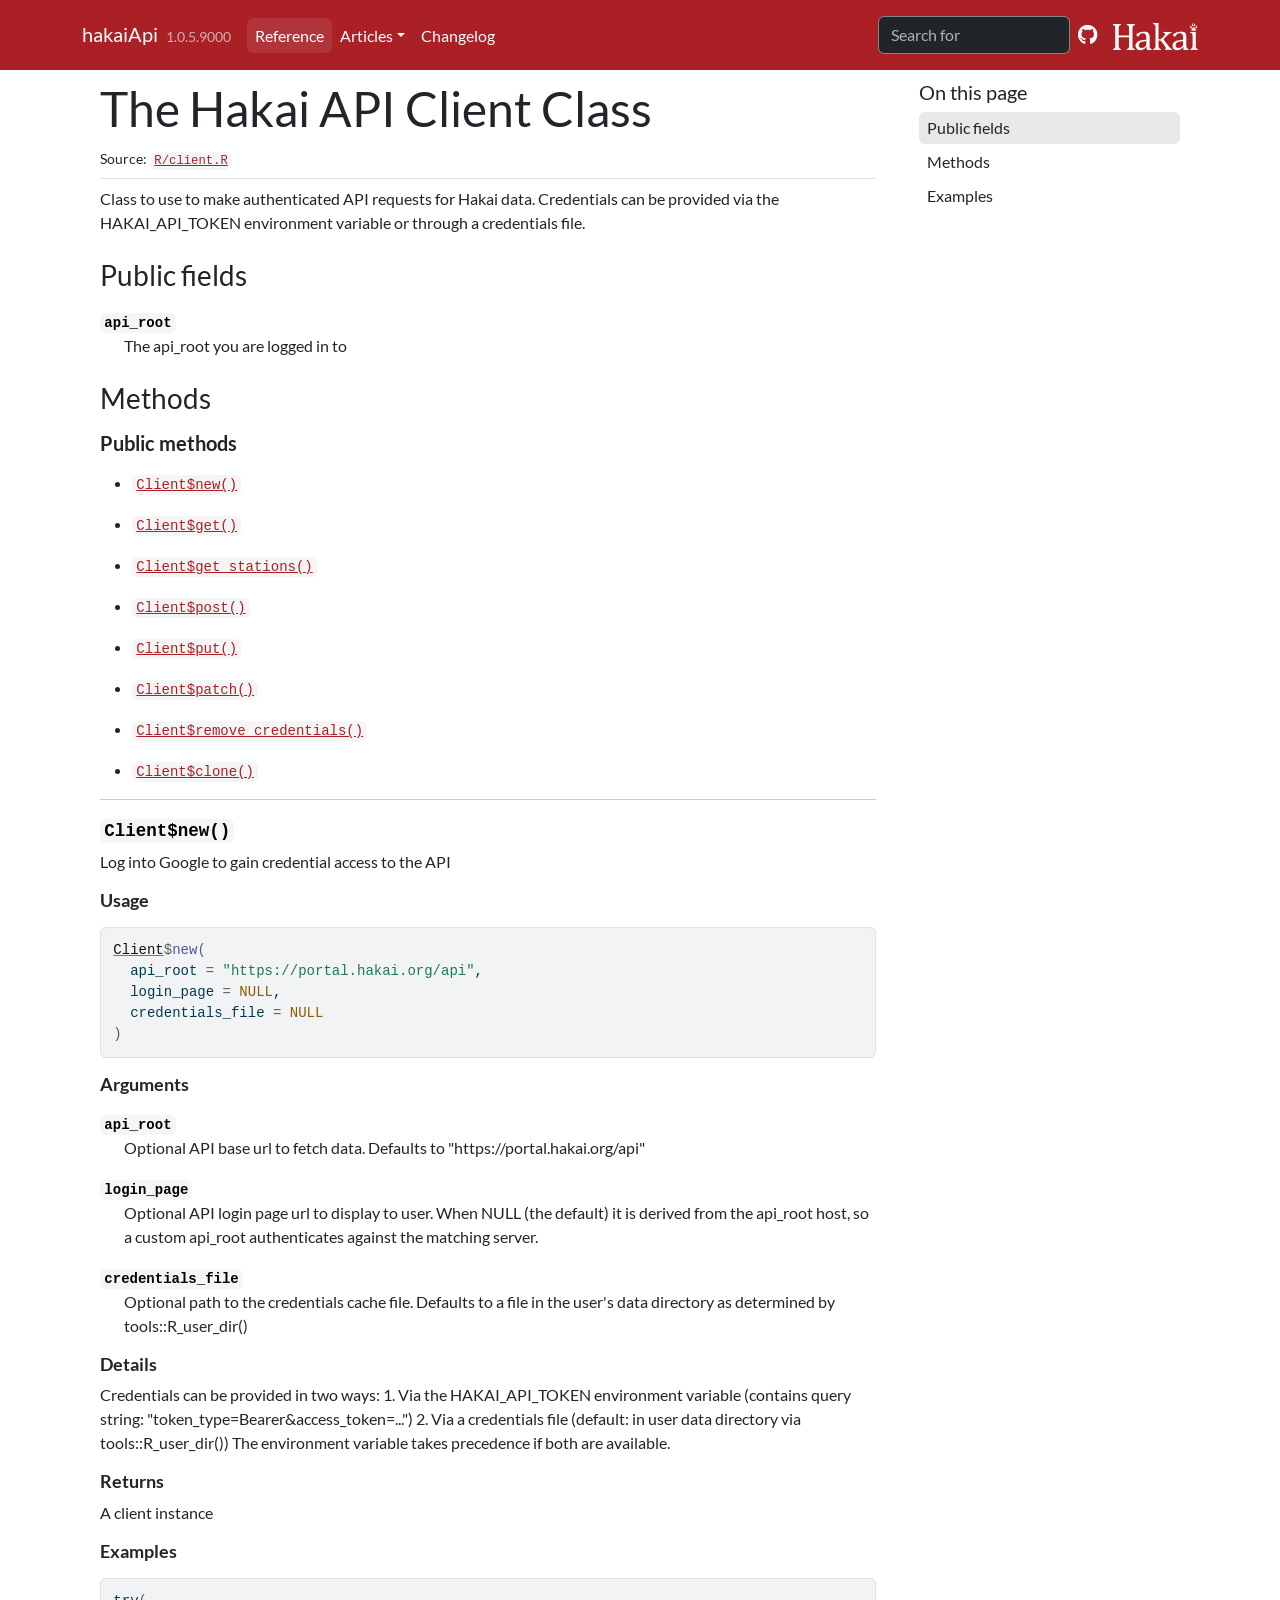
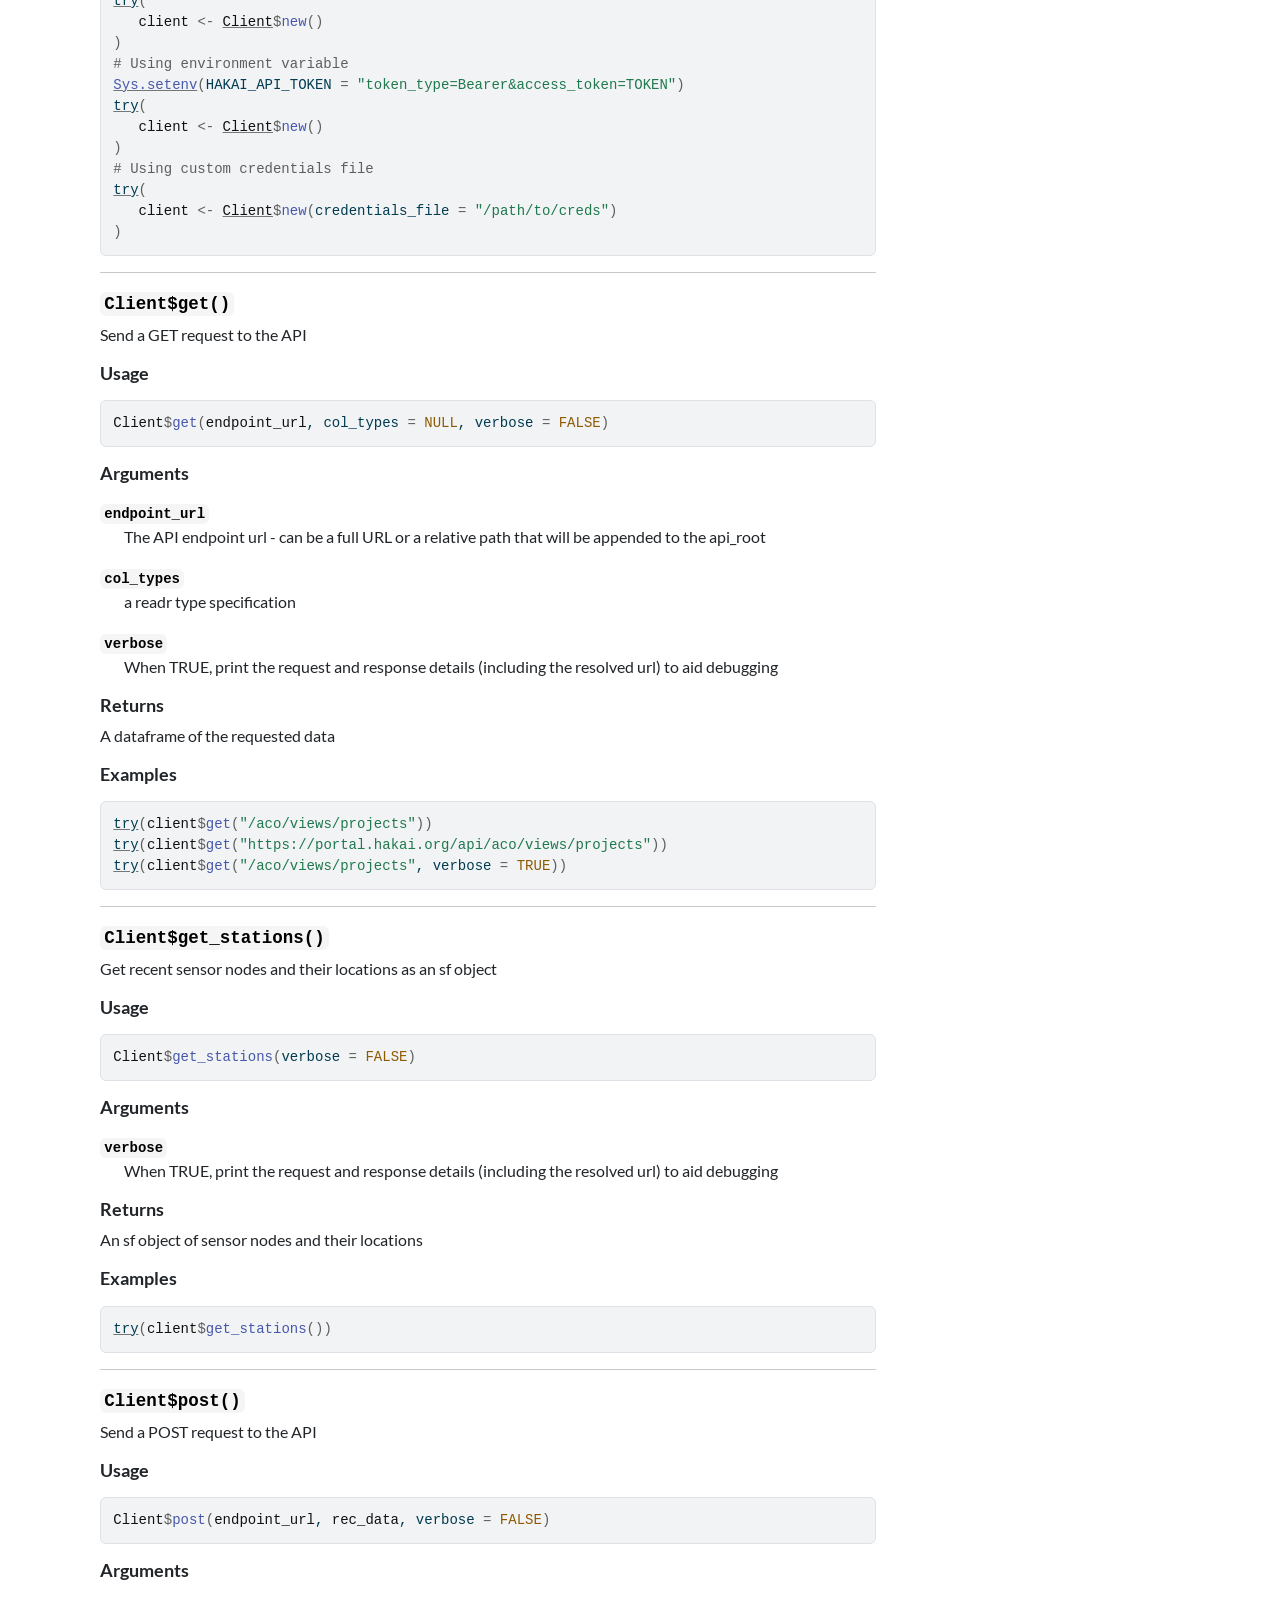
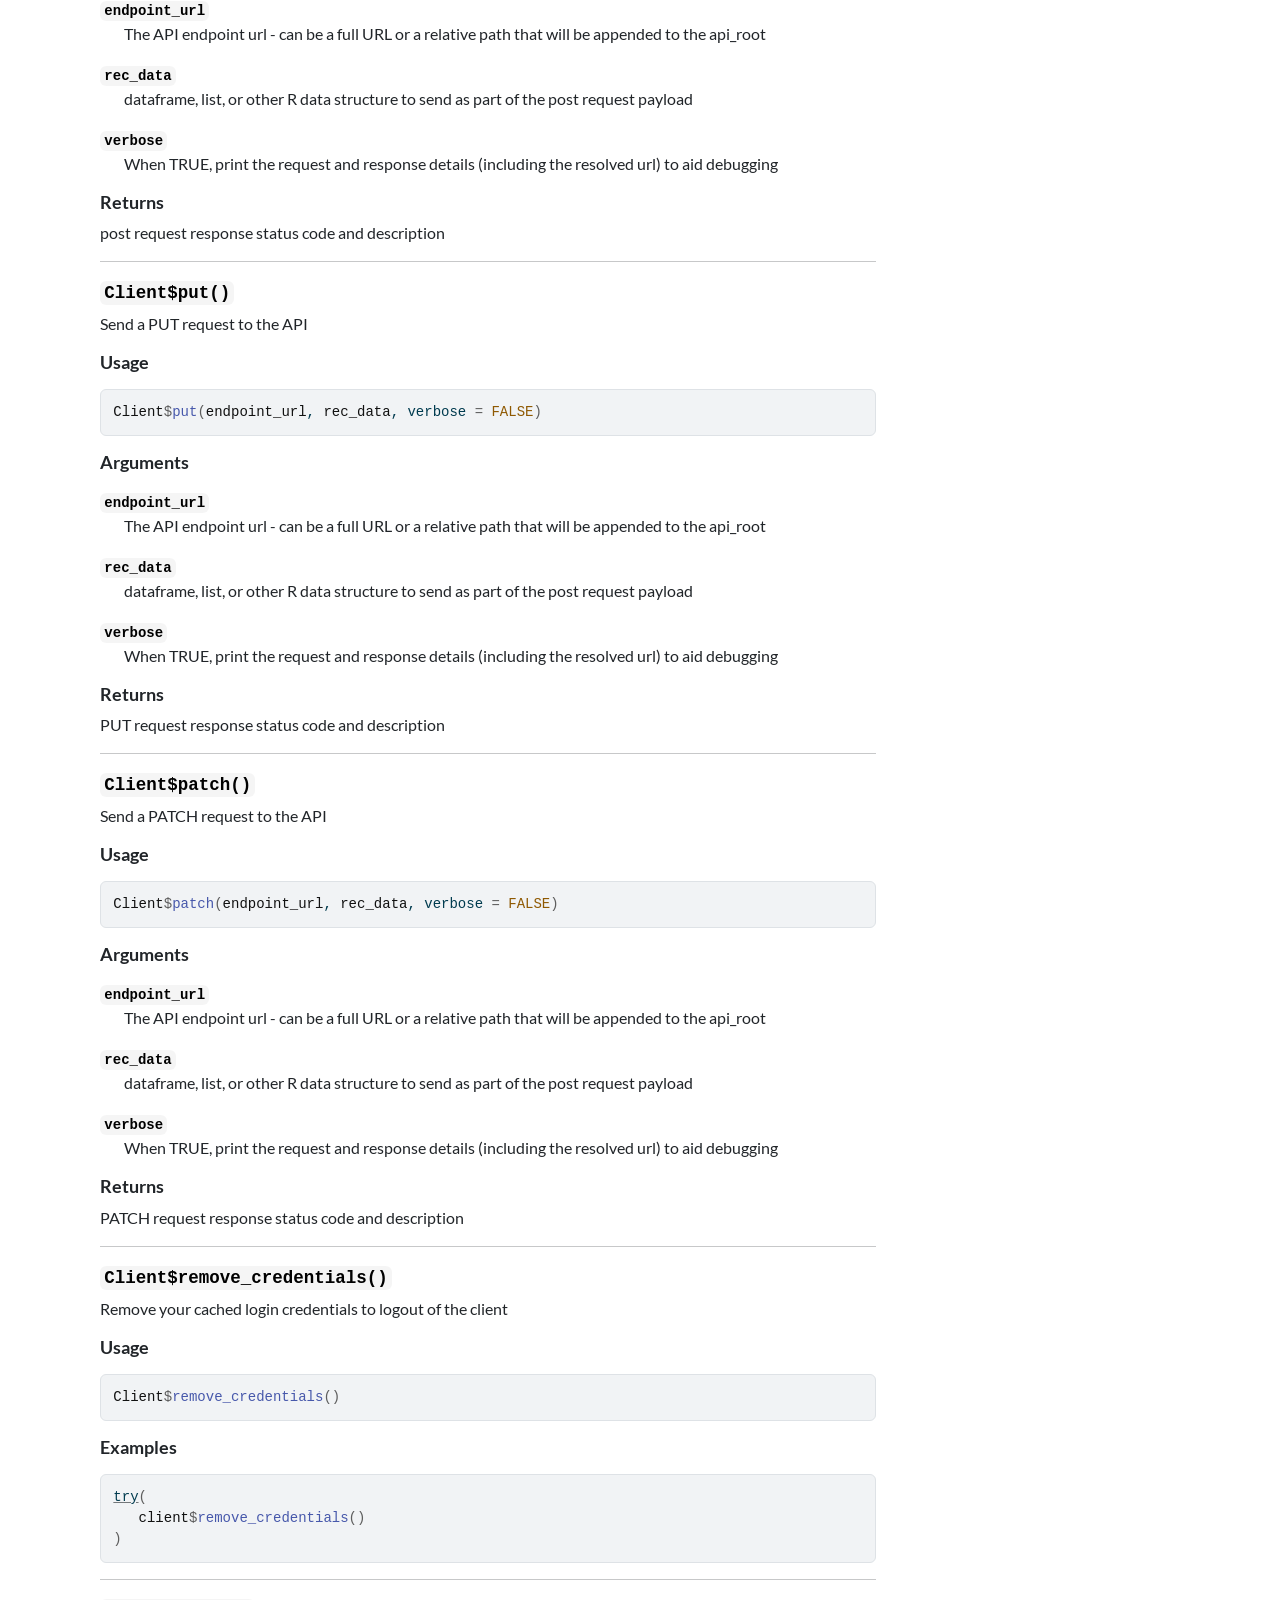
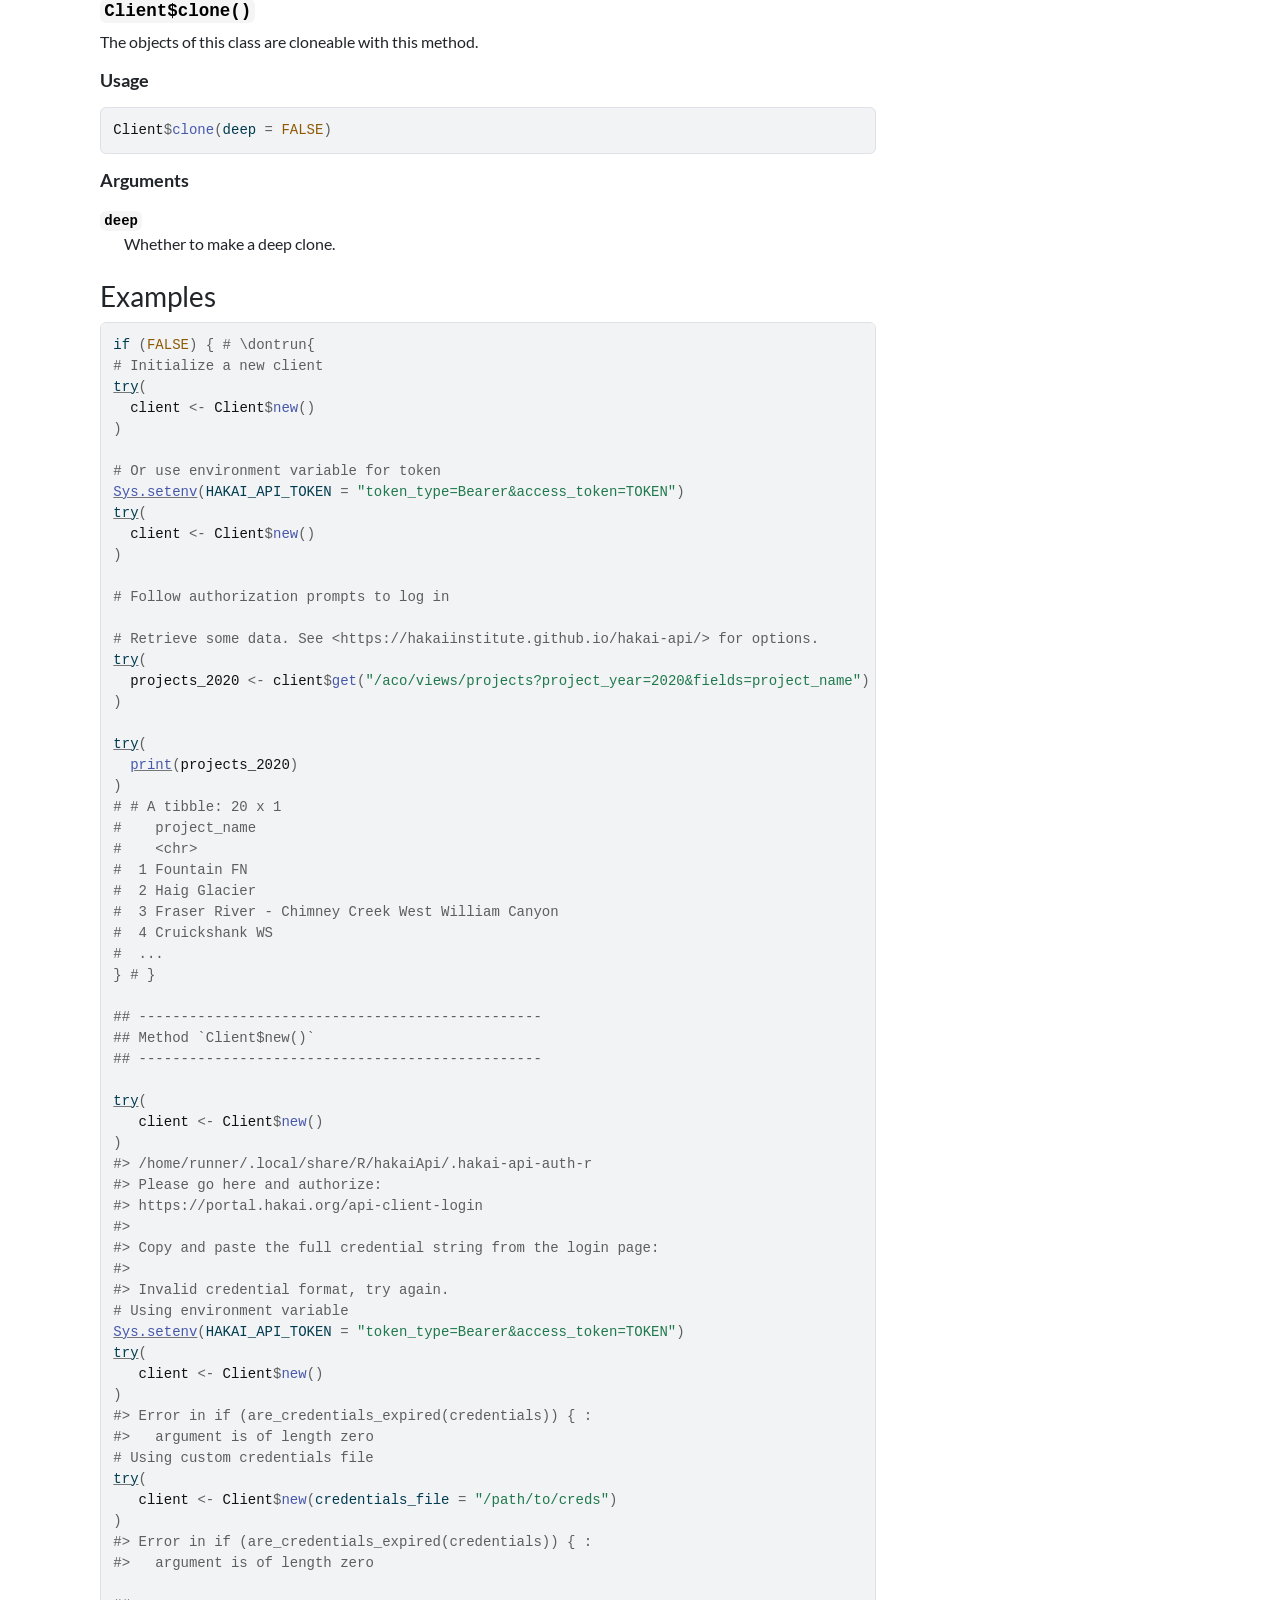
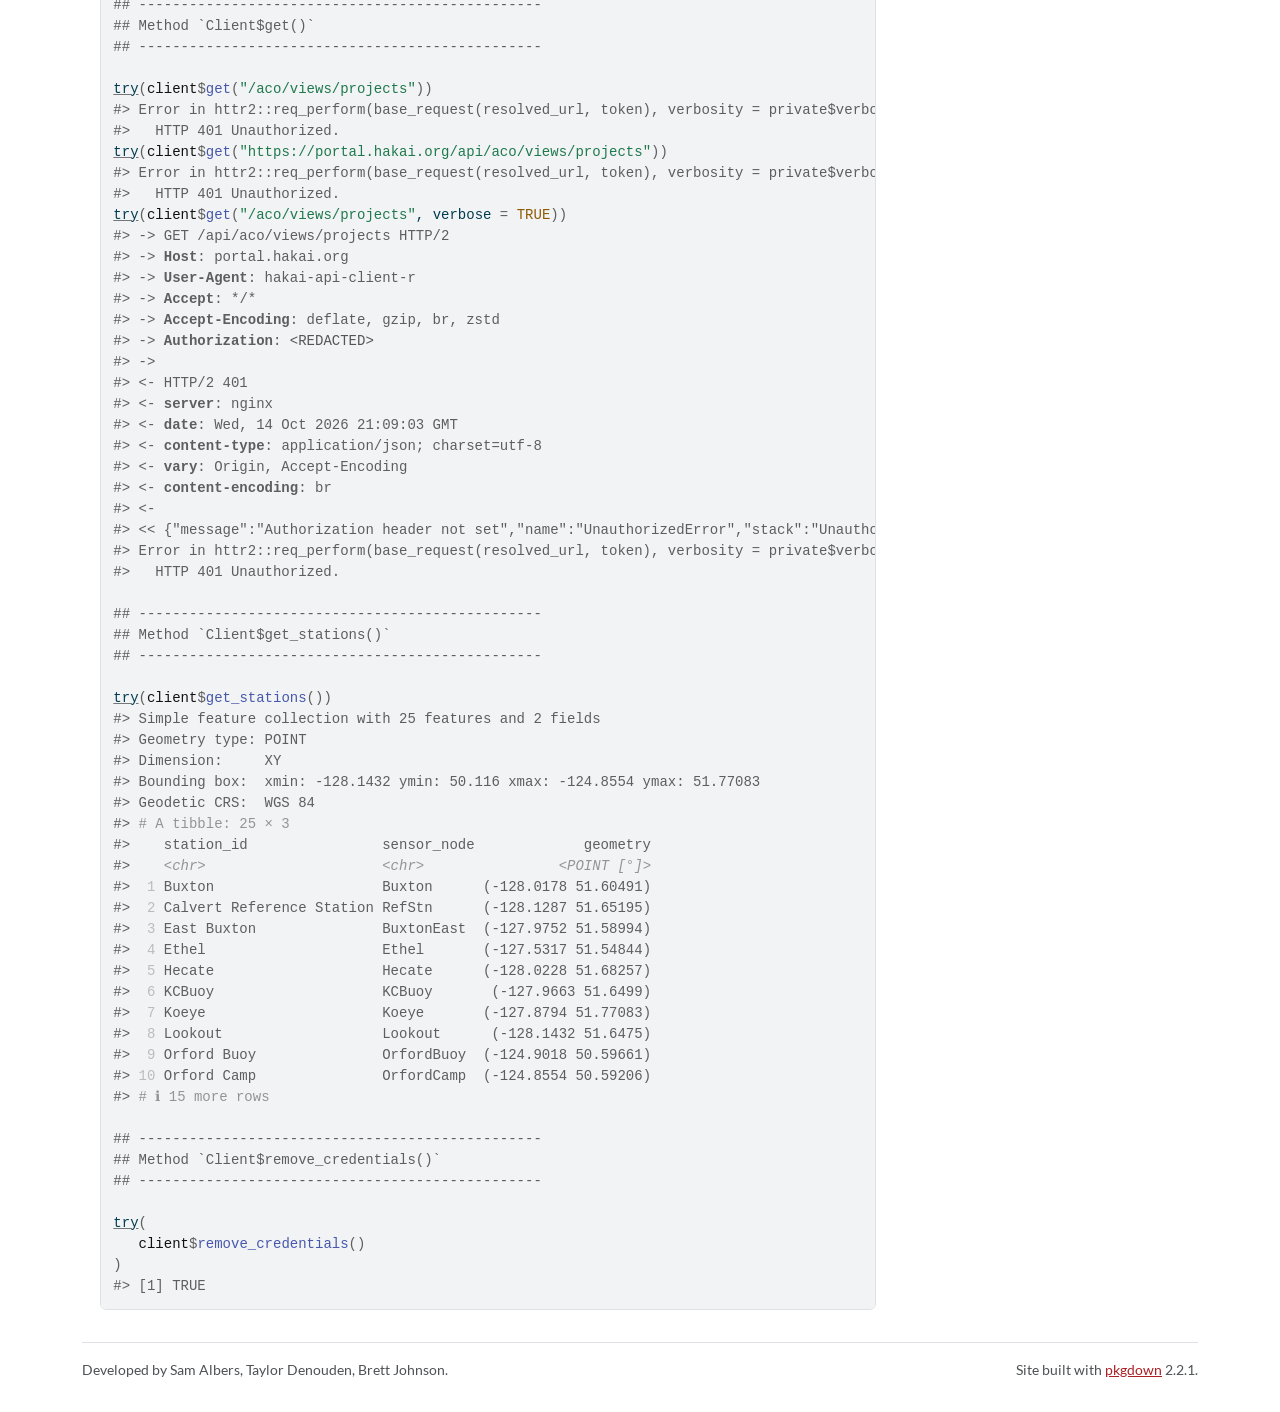
<file: reference/Client.html>
<!DOCTYPE html>
<!-- Generated by pkgdown: do not edit by hand --><html lang="en-CA"><head><meta http-equiv="Content-Type" content="text/html; charset=UTF-8"><meta charset="utf-8"><meta http-equiv="X-UA-Compatible" content="IE=edge"><meta name="viewport" content="width=device-width, initial-scale=1, shrink-to-fit=no"><title>The Hakai API Client Class — Client • hakaiApi</title><script src="../deps/jquery-3.6.0/jquery-3.6.0.min.js"></script><meta name="viewport" content="width=device-width, initial-scale=1, shrink-to-fit=no"><link href="../deps/bootstrap-5.3.8/bootstrap.min.css" rel="stylesheet"><script src="../deps/bootstrap-5.3.8/bootstrap.bundle.min.js"></script><link href="../deps/font-awesome-6.5.2/css/all.min.css" rel="stylesheet"><link href="../deps/font-awesome-6.5.2/css/v4-shims.min.css" rel="stylesheet"><script src="../deps/headroom-0.11.0/headroom.min.js"></script><script src="../deps/headroom-0.11.0/jQuery.headroom.min.js"></script><script src="../deps/bootstrap-toc-1.0.1/bootstrap-toc.min.js"></script><script src="../deps/clipboard.js-2.0.11/clipboard.min.js"></script><script src="../deps/search-1.0.0/autocomplete.jquery.min.js"></script><script src="../deps/search-1.0.0/fuse.min.js"></script><script src="../deps/search-1.0.0/mark.min.js"></script><!-- pkgdown --><script src="../pkgdown.js"></script><meta property="og:title" content="The Hakai API Client Class — Client"><meta name="description" content="Class to use to make authenticated API requests for Hakai data.
Credentials can be provided via the HAKAI_API_TOKEN environment variable
or through a credentials file."><meta property="og:description" content="Class to use to make authenticated API requests for Hakai data.
Credentials can be provided via the HAKAI_API_TOKEN environment variable
or through a credentials file."></head><body>
    <a href="#main" class="visually-hidden-focusable">Skip to contents</a>


    <nav class="navbar navbar-expand-lg fixed-top bg-primary" data-bs-theme="dark" aria-label="Site navigation"><div class="container">

    <a class="navbar-brand me-2" href="../index.html">hakaiApi</a>

    <small class="nav-text text-muted me-auto" data-bs-toggle="tooltip" data-bs-placement="bottom" title="">1.0.5.9000</small>


    <button class="navbar-toggler" type="button" data-bs-toggle="collapse" data-bs-target="#navbar" aria-controls="navbar" aria-expanded="false" aria-label="Toggle navigation">
      <span class="navbar-toggler-icon"></span>
    </button>

    <div id="navbar" class="collapse navbar-collapse ms-3">
      <ul class="navbar-nav me-auto"><li class="active nav-item"><a class="nav-link" href="../reference/index.html">Reference</a></li>
<li class="nav-item dropdown">
  <button class="nav-link dropdown-toggle" type="button" id="dropdown-articles" data-bs-toggle="dropdown" aria-expanded="false" aria-haspopup="true">Articles</button>
  <ul class="dropdown-menu" aria-labelledby="dropdown-articles"><li><a class="dropdown-item" href="../articles/filtering.html">Filtering Example</a></li>
    <li><a class="dropdown-item" href="../articles/Viewing-Recent-Stations.html">Viewing Recent Stations</a></li>
  </ul></li>
<li class="nav-item"><a class="nav-link" href="../news/index.html">Changelog</a></li>
      </ul><ul class="navbar-nav"><li class="nav-item"><form class="form-inline" role="search">
 <input class="form-control" type="search" name="search-input" id="search-input" autocomplete="off" aria-label="Search site" placeholder="Search for" data-search-index="../search.json"></form></li>
<li class="nav-item"><a class="external-link nav-link" href="https://github.com/HakaiInstitute/hakai-api-client-r/" aria-label="GitHub"><span class="fa fab fa-github fa-lg"></span></a></li>
      </ul></div>

    <a href="https://www.hakai.org" target="_blank" rel="noopener" class="external-link ms-2">
      <img src="../hakai.png" alt="Hakai Institute" height="28"></a>


  </div>
</nav><div class="container template-reference-topic">
<div class="row">
  <main id="main" class="col-md-9"><div class="page-header">

      <h1>The Hakai API Client Class</h1>
      <small class="dont-index">Source: <a href="https://github.com/HakaiInstitute/hakai-api-client-r/blob/master/R/client.R" class="external-link"><code>R/client.R</code></a></small>
      <div class="d-none name"><code>Client.Rd</code></div>
    </div>

    <div class="ref-description section level2">
    <p>Class to use to make authenticated API requests for Hakai data.
Credentials can be provided via the HAKAI_API_TOKEN environment variable
or through a credentials file.</p>
    </div>


    <div class="section level2">
    <h2 id="public-fields">Public fields<a class="anchor" aria-label="anchor" href="#public-fields"></a></h2>
    <p></p><div class="r6-fields"><dl><dt><code>api_root</code></dt>
<dd><p>The api_root you are logged in to</p></dd>


</dl><p></p></div>
    </div>
    <div class="section level2">
    <h2 id="methods">Methods<a class="anchor" aria-label="anchor" href="#methods"></a></h2>

<div class="section">
<h3 id="public-methods">Public methods<a class="anchor" aria-label="anchor" href="#public-methods"></a></h3>
<p></p><ul><li><p><a href="#method-Client-initialize"><code>Client$new()</code></a></p></li>
<li><p><a href="#method-Client-get"><code>Client$get()</code></a></p></li>
<li><p><a href="#method-Client-get_stations"><code>Client$get_stations()</code></a></p></li>
<li><p><a href="#method-Client-post"><code>Client$post()</code></a></p></li>
<li><p><a href="#method-Client-put"><code>Client$put()</code></a></p></li>
<li><p><a href="#method-Client-patch"><code>Client$patch()</code></a></p></li>
<li><p><a href="#method-Client-remove_credentials"><code>Client$remove_credentials()</code></a></p></li>
<li><p><a href="#method-Client-clone"><code>Client$clone()</code></a></p></li>
</ul></div><p></p><hr><a id="method-Client-initialize"></a><div class="section">
<h3 id="client-new-"><code>Client$new()</code><a class="anchor" aria-label="anchor" href="#client-new-"></a></h3>
<p>Log into Google to gain credential access to the API</p><div class="section">
<h4 id="usage">Usage<a class="anchor" aria-label="anchor" href="#usage"></a></h4>
<p></p><div class="r"><div class="sourceCode"><pre><code><span><span class="va"><a href="../reference/Client.html">Client</a></span><span class="op">$</span><span class="fu">new</span><span class="op">(</span></span>
<span>  api_root <span class="op">=</span> <span class="st">"https://portal.hakai.org/api"</span>,</span>
<span>  login_page <span class="op">=</span> <span class="cn">NULL</span>,</span>
<span>  credentials_file <span class="op">=</span> <span class="cn">NULL</span></span>
<span><span class="op">)</span></span></code></pre></div><p></p></div>
</div><p></p><div class="section">
<h4 id="arguments">Arguments<a class="anchor" aria-label="anchor" href="#arguments"></a></h4>
<p></p><div class="arguments"><dl><dt><code>api_root</code></dt>
<dd><p>Optional API base url to fetch data.
Defaults to "https://portal.hakai.org/api"</p></dd>

      <dt><code>login_page</code></dt>
<dd><p>Optional API login page url to display to user.
When NULL (the default) it is derived from the api_root host, so a custom
api_root authenticates against the matching server.</p></dd>

      <dt><code>credentials_file</code></dt>
<dd><p>Optional path to the credentials cache file.
Defaults to a file in the user's data directory as determined by tools::R_user_dir()</p></dd>


</dl><p></p></div>
</div><p></p><div class="section">
<h4 id="details">Details<a class="anchor" aria-label="anchor" href="#details"></a></h4>
<p>Credentials can be provided in two ways:
1. Via the HAKAI_API_TOKEN environment variable (contains query string: "token_type=Bearer&amp;access_token=...")
2. Via a credentials file (default: in user data directory via tools::R_user_dir())
The environment variable takes precedence if both are available.</p>
</div><p></p><div class="section">
<h4 id="returns">Returns<a class="anchor" aria-label="anchor" href="#returns"></a></h4>
<p>A client instance</p>
</div><p></p><div class="section">
<h4 id="examples">Examples<a class="anchor" aria-label="anchor" href="#examples"></a></h4>
<p></p><div class="r example copy"><div class="sourceCode"><pre><code><span><span class="kw"><a href="https://rdrr.io/r/base/try.html" class="external-link">try</a></span><span class="op">(</span></span>
<span>   <span class="va">client</span> <span class="op">&lt;-</span> <span class="va"><a href="../reference/Client.html">Client</a></span><span class="op">$</span><span class="fu">new</span><span class="op">(</span><span class="op">)</span></span>
<span><span class="op">)</span></span>
<span><span class="co"># Using environment variable</span></span>
<span><span class="fu"><a href="https://rdrr.io/r/base/Sys.setenv.html" class="external-link">Sys.setenv</a></span><span class="op">(</span>HAKAI_API_TOKEN <span class="op">=</span> <span class="st">"token_type=Bearer&amp;access_token=TOKEN"</span><span class="op">)</span></span>
<span><span class="kw"><a href="https://rdrr.io/r/base/try.html" class="external-link">try</a></span><span class="op">(</span></span>
<span>   <span class="va">client</span> <span class="op">&lt;-</span> <span class="va"><a href="../reference/Client.html">Client</a></span><span class="op">$</span><span class="fu">new</span><span class="op">(</span><span class="op">)</span></span>
<span><span class="op">)</span></span>
<span><span class="co"># Using custom credentials file</span></span>
<span><span class="kw"><a href="https://rdrr.io/r/base/try.html" class="external-link">try</a></span><span class="op">(</span></span>
<span>   <span class="va">client</span> <span class="op">&lt;-</span> <span class="va"><a href="../reference/Client.html">Client</a></span><span class="op">$</span><span class="fu">new</span><span class="op">(</span>credentials_file <span class="op">=</span> <span class="st">"/path/to/creds"</span><span class="op">)</span></span>
<span><span class="op">)</span></span></code></pre></div><p></p></div>
</div>

</div>

<p></p><hr><a id="method-Client-get"></a><div class="section">
<h3 id="client-get-"><code>Client$get()</code><a class="anchor" aria-label="anchor" href="#client-get-"></a></h3>
<p>Send a GET request to the API</p><div class="section">
<h4 id="usage-1">Usage<a class="anchor" aria-label="anchor" href="#usage-1"></a></h4>
<p></p><div class="r"><div class="sourceCode"><pre><code><span><span class="va">Client</span><span class="op">$</span><span class="fu">get</span><span class="op">(</span><span class="va">endpoint_url</span>, col_types <span class="op">=</span> <span class="cn">NULL</span>, verbose <span class="op">=</span> <span class="cn">FALSE</span><span class="op">)</span></span></code></pre></div><p></p></div>
</div><p></p><div class="section">
<h4 id="arguments-1">Arguments<a class="anchor" aria-label="anchor" href="#arguments-1"></a></h4>
<p></p><div class="arguments"><dl><dt><code>endpoint_url</code></dt>
<dd><p>The API endpoint url - can be a full URL or a relative path that will be appended to the api_root</p></dd>

      <dt><code>col_types</code></dt>
<dd><p>a readr type specification</p></dd>

      <dt><code>verbose</code></dt>
<dd><p>When TRUE, print the request and response details (including the resolved url) to aid debugging</p></dd>


</dl><p></p></div>
</div><p></p><div class="section">
<h4 id="returns-1">Returns<a class="anchor" aria-label="anchor" href="#returns-1"></a></h4>
<p>A dataframe of the requested data</p>
</div><p></p><div class="section">
<h4 id="examples-1">Examples<a class="anchor" aria-label="anchor" href="#examples-1"></a></h4>
<p></p><div class="r example copy"><div class="sourceCode"><pre><code><span><span class="kw"><a href="https://rdrr.io/r/base/try.html" class="external-link">try</a></span><span class="op">(</span><span class="va">client</span><span class="op">$</span><span class="fu">get</span><span class="op">(</span><span class="st">"/aco/views/projects"</span><span class="op">)</span><span class="op">)</span></span>
<span><span class="kw"><a href="https://rdrr.io/r/base/try.html" class="external-link">try</a></span><span class="op">(</span><span class="va">client</span><span class="op">$</span><span class="fu">get</span><span class="op">(</span><span class="st">"https://portal.hakai.org/api/aco/views/projects"</span><span class="op">)</span><span class="op">)</span></span>
<span><span class="kw"><a href="https://rdrr.io/r/base/try.html" class="external-link">try</a></span><span class="op">(</span><span class="va">client</span><span class="op">$</span><span class="fu">get</span><span class="op">(</span><span class="st">"/aco/views/projects"</span>, verbose <span class="op">=</span> <span class="cn">TRUE</span><span class="op">)</span><span class="op">)</span></span></code></pre></div><p></p></div>
</div>

</div>

<p></p><hr><a id="method-Client-get_stations"></a><div class="section">
<h3 id="client-get-stations-"><code>Client$get_stations()</code><a class="anchor" aria-label="anchor" href="#client-get-stations-"></a></h3>
<p>Get recent sensor nodes and their locations as an sf object</p><div class="section">
<h4 id="usage-2">Usage<a class="anchor" aria-label="anchor" href="#usage-2"></a></h4>
<p></p><div class="r"><div class="sourceCode"><pre><code><span><span class="va">Client</span><span class="op">$</span><span class="fu">get_stations</span><span class="op">(</span>verbose <span class="op">=</span> <span class="cn">FALSE</span><span class="op">)</span></span></code></pre></div><p></p></div>
</div><p></p><div class="section">
<h4 id="arguments-2">Arguments<a class="anchor" aria-label="anchor" href="#arguments-2"></a></h4>
<p></p><div class="arguments"><dl><dt><code>verbose</code></dt>
<dd><p>When TRUE, print the request and response details (including the resolved url) to aid debugging</p></dd>


</dl><p></p></div>
</div><p></p><div class="section">
<h4 id="returns-2">Returns<a class="anchor" aria-label="anchor" href="#returns-2"></a></h4>
<p>An sf object of sensor nodes and their locations</p>
</div><p></p><div class="section">
<h4 id="examples-2">Examples<a class="anchor" aria-label="anchor" href="#examples-2"></a></h4>
<p></p><div class="r example copy"><div class="sourceCode"><pre><code><span><span class="kw"><a href="https://rdrr.io/r/base/try.html" class="external-link">try</a></span><span class="op">(</span><span class="va">client</span><span class="op">$</span><span class="fu">get_stations</span><span class="op">(</span><span class="op">)</span><span class="op">)</span></span></code></pre></div><p></p></div>
</div>

</div>

<p></p><hr><a id="method-Client-post"></a><div class="section">
<h3 id="client-post-"><code>Client$post()</code><a class="anchor" aria-label="anchor" href="#client-post-"></a></h3>
<p>Send a POST request to the API</p><div class="section">
<h4 id="usage-3">Usage<a class="anchor" aria-label="anchor" href="#usage-3"></a></h4>
<p></p><div class="r"><div class="sourceCode"><pre><code><span><span class="va">Client</span><span class="op">$</span><span class="fu">post</span><span class="op">(</span><span class="va">endpoint_url</span>, <span class="va">rec_data</span>, verbose <span class="op">=</span> <span class="cn">FALSE</span><span class="op">)</span></span></code></pre></div><p></p></div>
</div><p></p><div class="section">
<h4 id="arguments-3">Arguments<a class="anchor" aria-label="anchor" href="#arguments-3"></a></h4>
<p></p><div class="arguments"><dl><dt><code>endpoint_url</code></dt>
<dd><p>The API endpoint url - can be a full URL or a relative path that will be appended to the api_root</p></dd>

      <dt><code>rec_data</code></dt>
<dd><p>dataframe, list, or other R data structure to send as part of the post request payload</p></dd>

      <dt><code>verbose</code></dt>
<dd><p>When TRUE, print the request and response details (including the resolved url) to aid debugging</p></dd>


</dl><p></p></div>
</div><p></p><div class="section">
<h4 id="returns-3">Returns<a class="anchor" aria-label="anchor" href="#returns-3"></a></h4>
<p>post request response status code and description</p>
</div>

</div>

<p></p><hr><a id="method-Client-put"></a><div class="section">
<h3 id="client-put-"><code>Client$put()</code><a class="anchor" aria-label="anchor" href="#client-put-"></a></h3>
<p>Send a PUT request to the API</p><div class="section">
<h4 id="usage-4">Usage<a class="anchor" aria-label="anchor" href="#usage-4"></a></h4>
<p></p><div class="r"><div class="sourceCode"><pre><code><span><span class="va">Client</span><span class="op">$</span><span class="fu">put</span><span class="op">(</span><span class="va">endpoint_url</span>, <span class="va">rec_data</span>, verbose <span class="op">=</span> <span class="cn">FALSE</span><span class="op">)</span></span></code></pre></div><p></p></div>
</div><p></p><div class="section">
<h4 id="arguments-4">Arguments<a class="anchor" aria-label="anchor" href="#arguments-4"></a></h4>
<p></p><div class="arguments"><dl><dt><code>endpoint_url</code></dt>
<dd><p>The API endpoint url - can be a full URL or a relative path that will be appended to the api_root</p></dd>

      <dt><code>rec_data</code></dt>
<dd><p>dataframe, list, or other R data structure to send as part of the post request payload</p></dd>

      <dt><code>verbose</code></dt>
<dd><p>When TRUE, print the request and response details (including the resolved url) to aid debugging</p></dd>


</dl><p></p></div>
</div><p></p><div class="section">
<h4 id="returns-4">Returns<a class="anchor" aria-label="anchor" href="#returns-4"></a></h4>
<p>PUT request response status code and description</p>
</div>

</div>

<p></p><hr><a id="method-Client-patch"></a><div class="section">
<h3 id="client-patch-"><code>Client$patch()</code><a class="anchor" aria-label="anchor" href="#client-patch-"></a></h3>
<p>Send a PATCH request to the API</p><div class="section">
<h4 id="usage-5">Usage<a class="anchor" aria-label="anchor" href="#usage-5"></a></h4>
<p></p><div class="r"><div class="sourceCode"><pre><code><span><span class="va">Client</span><span class="op">$</span><span class="fu">patch</span><span class="op">(</span><span class="va">endpoint_url</span>, <span class="va">rec_data</span>, verbose <span class="op">=</span> <span class="cn">FALSE</span><span class="op">)</span></span></code></pre></div><p></p></div>
</div><p></p><div class="section">
<h4 id="arguments-5">Arguments<a class="anchor" aria-label="anchor" href="#arguments-5"></a></h4>
<p></p><div class="arguments"><dl><dt><code>endpoint_url</code></dt>
<dd><p>The API endpoint url - can be a full URL or a relative path that will be appended to the api_root</p></dd>

      <dt><code>rec_data</code></dt>
<dd><p>dataframe, list, or other R data structure to send as part of the post request payload</p></dd>

      <dt><code>verbose</code></dt>
<dd><p>When TRUE, print the request and response details (including the resolved url) to aid debugging</p></dd>


</dl><p></p></div>
</div><p></p><div class="section">
<h4 id="returns-5">Returns<a class="anchor" aria-label="anchor" href="#returns-5"></a></h4>
<p>PATCH request response status code and description</p>
</div>

</div>

<p></p><hr><a id="method-Client-remove_credentials"></a><div class="section">
<h3 id="client-remove-credentials-"><code>Client$remove_credentials()</code><a class="anchor" aria-label="anchor" href="#client-remove-credentials-"></a></h3>
<p>Remove your cached login credentials to logout of the client</p><div class="section">
<h4 id="usage-6">Usage<a class="anchor" aria-label="anchor" href="#usage-6"></a></h4>
<p></p><div class="r"><div class="sourceCode"><pre><code><span><span class="va">Client</span><span class="op">$</span><span class="fu">remove_credentials</span><span class="op">(</span><span class="op">)</span></span></code></pre></div><p></p></div>
</div><p></p><div class="section">
<h4 id="examples-3">Examples<a class="anchor" aria-label="anchor" href="#examples-3"></a></h4>
<p></p><div class="r example copy"><div class="sourceCode"><pre><code><span><span class="kw"><a href="https://rdrr.io/r/base/try.html" class="external-link">try</a></span><span class="op">(</span></span>
<span>   <span class="va">client</span><span class="op">$</span><span class="fu">remove_credentials</span><span class="op">(</span><span class="op">)</span></span>
<span><span class="op">)</span></span></code></pre></div><p></p></div>
</div>

</div>

<p></p><hr><a id="method-Client-clone"></a><div class="section">
<h3 id="client-clone-"><code>Client$clone()</code><a class="anchor" aria-label="anchor" href="#client-clone-"></a></h3>
<p>The objects of this class are cloneable with this method.</p><div class="section">
<h4 id="usage-7">Usage<a class="anchor" aria-label="anchor" href="#usage-7"></a></h4>
<p></p><div class="r"><div class="sourceCode"><pre><code><span><span class="va">Client</span><span class="op">$</span><span class="fu">clone</span><span class="op">(</span>deep <span class="op">=</span> <span class="cn">FALSE</span><span class="op">)</span></span></code></pre></div><p></p></div>
</div><p></p><div class="section">
<h4 id="arguments-6">Arguments<a class="anchor" aria-label="anchor" href="#arguments-6"></a></h4>
<p></p><div class="arguments"><dl><dt><code>deep</code></dt>
<dd><p>Whether to make a deep clone.</p></dd>


</dl><p></p></div>
</div>

</div>


    </div>

    <div class="section level2">
    <h2 id="ref-examples">Examples<a class="anchor" aria-label="anchor" href="#ref-examples"></a></h2>
    <div class="sourceCode"><pre class="sourceCode r"><code><span class="r-in"><span><span class="kw">if</span> <span class="op">(</span><span class="cn">FALSE</span><span class="op">)</span> <span class="op">{</span> <span class="co"># \dontrun{</span></span></span>
<span class="r-in"><span><span class="co"># Initialize a new client</span></span></span>
<span class="r-in"><span><span class="kw"><a href="https://rdrr.io/r/base/try.html" class="external-link">try</a></span><span class="op">(</span></span></span>
<span class="r-in"><span>  <span class="va">client</span> <span class="op">&lt;-</span> <span class="va">Client</span><span class="op">$</span><span class="fu">new</span><span class="op">(</span><span class="op">)</span></span></span>
<span class="r-in"><span><span class="op">)</span></span></span>
<span class="r-in"><span></span></span>
<span class="r-in"><span><span class="co"># Or use environment variable for token</span></span></span>
<span class="r-in"><span><span class="fu"><a href="https://rdrr.io/r/base/Sys.setenv.html" class="external-link">Sys.setenv</a></span><span class="op">(</span>HAKAI_API_TOKEN <span class="op">=</span> <span class="st">"token_type=Bearer&amp;access_token=TOKEN"</span><span class="op">)</span></span></span>
<span class="r-in"><span><span class="kw"><a href="https://rdrr.io/r/base/try.html" class="external-link">try</a></span><span class="op">(</span></span></span>
<span class="r-in"><span>  <span class="va">client</span> <span class="op">&lt;-</span> <span class="va">Client</span><span class="op">$</span><span class="fu">new</span><span class="op">(</span><span class="op">)</span></span></span>
<span class="r-in"><span><span class="op">)</span></span></span>
<span class="r-in"><span></span></span>
<span class="r-in"><span><span class="co"># Follow authorization prompts to log in</span></span></span>
<span class="r-in"><span></span></span>
<span class="r-in"><span><span class="co"># Retrieve some data. See &lt;https://hakaiinstitute.github.io/hakai-api/&gt; for options.</span></span></span>
<span class="r-in"><span><span class="kw"><a href="https://rdrr.io/r/base/try.html" class="external-link">try</a></span><span class="op">(</span></span></span>
<span class="r-in"><span>  <span class="va">projects_2020</span> <span class="op">&lt;-</span> <span class="va">client</span><span class="op">$</span><span class="fu">get</span><span class="op">(</span><span class="st">"/aco/views/projects?project_year=2020&amp;fields=project_name"</span><span class="op">)</span></span></span>
<span class="r-in"><span><span class="op">)</span></span></span>
<span class="r-in"><span></span></span>
<span class="r-in"><span><span class="kw"><a href="https://rdrr.io/r/base/try.html" class="external-link">try</a></span><span class="op">(</span></span></span>
<span class="r-in"><span>  <span class="fu"><a href="https://rdrr.io/r/base/print.html" class="external-link">print</a></span><span class="op">(</span><span class="va">projects_2020</span><span class="op">)</span></span></span>
<span class="r-in"><span><span class="op">)</span></span></span>
<span class="r-in"><span><span class="co"># # A tibble: 20 x 1</span></span></span>
<span class="r-in"><span><span class="co">#    project_name</span></span></span>
<span class="r-in"><span><span class="co">#    &lt;chr&gt;</span></span></span>
<span class="r-in"><span><span class="co">#  1 Fountain FN</span></span></span>
<span class="r-in"><span><span class="co">#  2 Haig Glacier</span></span></span>
<span class="r-in"><span><span class="co">#  3 Fraser River - Chimney Creek West William Canyon</span></span></span>
<span class="r-in"><span><span class="co">#  4 Cruickshank WS</span></span></span>
<span class="r-in"><span><span class="co">#  ...</span></span></span>
<span class="r-in"><span><span class="op">}</span> <span class="co"># }</span></span></span>
<span class="r-in"><span></span></span>
<span class="r-in"><span><span class="co">## ------------------------------------------------</span></span></span>
<span class="r-in"><span><span class="co">## Method `Client$new()`</span></span></span>
<span class="r-in"><span><span class="co">## ------------------------------------------------</span></span></span>
<span class="r-in"><span></span></span>
<span class="r-in"><span><span class="kw"><a href="https://rdrr.io/r/base/try.html" class="external-link">try</a></span><span class="op">(</span></span></span>
<span class="r-in"><span>   <span class="va">client</span> <span class="op">&lt;-</span> <span class="va">Client</span><span class="op">$</span><span class="fu">new</span><span class="op">(</span><span class="op">)</span></span></span>
<span class="r-in"><span><span class="op">)</span></span></span>
<span class="r-msg co"><span class="r-pr">#&gt;</span> /home/runner/.local/share/R/hakaiApi/.hakai-api-auth-r</span>
<span class="r-out co"><span class="r-pr">#&gt;</span> Please go here and authorize:</span>
<span class="r-out co"><span class="r-pr">#&gt;</span> https://portal.hakai.org/api-client-login</span>
<span class="r-out co"><span class="r-pr">#&gt;</span> </span>
<span class="r-out co"><span class="r-pr">#&gt;</span> Copy and paste the full credential string from the login page:</span>
<span class="r-out co"><span class="r-pr">#&gt;</span> </span>
<span class="r-out co"><span class="r-pr">#&gt;</span> Invalid credential format, try again.</span>
<span class="r-in"><span><span class="co"># Using environment variable</span></span></span>
<span class="r-in"><span><span class="fu"><a href="https://rdrr.io/r/base/Sys.setenv.html" class="external-link">Sys.setenv</a></span><span class="op">(</span>HAKAI_API_TOKEN <span class="op">=</span> <span class="st">"token_type=Bearer&amp;access_token=TOKEN"</span><span class="op">)</span></span></span>
<span class="r-in"><span><span class="kw"><a href="https://rdrr.io/r/base/try.html" class="external-link">try</a></span><span class="op">(</span></span></span>
<span class="r-in"><span>   <span class="va">client</span> <span class="op">&lt;-</span> <span class="va">Client</span><span class="op">$</span><span class="fu">new</span><span class="op">(</span><span class="op">)</span></span></span>
<span class="r-in"><span><span class="op">)</span></span></span>
<span class="r-out co"><span class="r-pr">#&gt;</span> Error in if (are_credentials_expired(credentials)) { : </span>
<span class="r-out co"><span class="r-pr">#&gt;</span>   argument is of length zero</span>
<span class="r-in"><span><span class="co"># Using custom credentials file</span></span></span>
<span class="r-in"><span><span class="kw"><a href="https://rdrr.io/r/base/try.html" class="external-link">try</a></span><span class="op">(</span></span></span>
<span class="r-in"><span>   <span class="va">client</span> <span class="op">&lt;-</span> <span class="va">Client</span><span class="op">$</span><span class="fu">new</span><span class="op">(</span>credentials_file <span class="op">=</span> <span class="st">"/path/to/creds"</span><span class="op">)</span></span></span>
<span class="r-in"><span><span class="op">)</span></span></span>
<span class="r-out co"><span class="r-pr">#&gt;</span> Error in if (are_credentials_expired(credentials)) { : </span>
<span class="r-out co"><span class="r-pr">#&gt;</span>   argument is of length zero</span>
<span class="r-in"><span></span></span>
<span class="r-in"><span><span class="co">## ------------------------------------------------</span></span></span>
<span class="r-in"><span><span class="co">## Method `Client$get()`</span></span></span>
<span class="r-in"><span><span class="co">## ------------------------------------------------</span></span></span>
<span class="r-in"><span></span></span>
<span class="r-in"><span><span class="kw"><a href="https://rdrr.io/r/base/try.html" class="external-link">try</a></span><span class="op">(</span><span class="va">client</span><span class="op">$</span><span class="fu">get</span><span class="op">(</span><span class="st">"/aco/views/projects"</span><span class="op">)</span><span class="op">)</span></span></span>
<span class="r-out co"><span class="r-pr">#&gt;</span> Error in httr2::req_perform(base_request(resolved_url, token), verbosity = private$verbosity(verbose)) : </span>
<span class="r-out co"><span class="r-pr">#&gt;</span>   HTTP 401 Unauthorized.</span>
<span class="r-in"><span><span class="kw"><a href="https://rdrr.io/r/base/try.html" class="external-link">try</a></span><span class="op">(</span><span class="va">client</span><span class="op">$</span><span class="fu">get</span><span class="op">(</span><span class="st">"https://portal.hakai.org/api/aco/views/projects"</span><span class="op">)</span><span class="op">)</span></span></span>
<span class="r-out co"><span class="r-pr">#&gt;</span> Error in httr2::req_perform(base_request(resolved_url, token), verbosity = private$verbosity(verbose)) : </span>
<span class="r-out co"><span class="r-pr">#&gt;</span>   HTTP 401 Unauthorized.</span>
<span class="r-in"><span><span class="kw"><a href="https://rdrr.io/r/base/try.html" class="external-link">try</a></span><span class="op">(</span><span class="va">client</span><span class="op">$</span><span class="fu">get</span><span class="op">(</span><span class="st">"/aco/views/projects"</span>, verbose <span class="op">=</span> <span class="cn">TRUE</span><span class="op">)</span><span class="op">)</span></span></span>
<span class="r-out co"><span class="r-pr">#&gt;</span> -&gt; GET /api/aco/views/projects HTTP/2</span>
<span class="r-out co"><span class="r-pr">#&gt;</span> -&gt; <span style="font-weight: bold;">Host</span>: portal.hakai.org</span>
<span class="r-out co"><span class="r-pr">#&gt;</span> -&gt; <span style="font-weight: bold;">User-Agent</span>: hakai-api-client-r</span>
<span class="r-out co"><span class="r-pr">#&gt;</span> -&gt; <span style="font-weight: bold;">Accept</span>: */*</span>
<span class="r-out co"><span class="r-pr">#&gt;</span> -&gt; <span style="font-weight: bold;">Accept-Encoding</span>: deflate, gzip, br, zstd</span>
<span class="r-out co"><span class="r-pr">#&gt;</span> -&gt; <span style="font-weight: bold;">Authorization</span>: <span style="color: #555555;">&lt;REDACTED&gt;</span></span>
<span class="r-out co"><span class="r-pr">#&gt;</span> -&gt; </span>
<span class="r-out co"><span class="r-pr">#&gt;</span> &lt;- HTTP/2 401 </span>
<span class="r-out co"><span class="r-pr">#&gt;</span> &lt;- <span style="font-weight: bold;">server</span>: nginx</span>
<span class="r-out co"><span class="r-pr">#&gt;</span> &lt;- <span style="font-weight: bold;">date</span>: Wed, 14 Oct 2026 21:09:03 GMT</span>
<span class="r-out co"><span class="r-pr">#&gt;</span> &lt;- <span style="font-weight: bold;">content-type</span>: application/json; charset=utf-8</span>
<span class="r-out co"><span class="r-pr">#&gt;</span> &lt;- <span style="font-weight: bold;">vary</span>: Origin, Accept-Encoding</span>
<span class="r-out co"><span class="r-pr">#&gt;</span> &lt;- <span style="font-weight: bold;">content-encoding</span>: br</span>
<span class="r-out co"><span class="r-pr">#&gt;</span> &lt;- </span>
<span class="r-out co"><span class="r-pr">#&gt;</span> &lt;&lt; {"message":"Authorization header not set","name":"UnauthorizedError","stack":"UnauthorizedError: Authorization header not set\n    at Object.throw (/app/node_modules/koa/lib/context.js:96:11)\n    at /app/src/middlewares/auth.js:44:32\n    at dispatch (/app/node_modules/koa-compose/index.js:42:32)\n    at /app/node_modules/koa-router/lib/router.js:372:16\n    at dispatch (/app/node_modules/koa-compose/index.js:42:32)\n    at allowedMethods (/app/node_modules/koa-router/lib/router.js:433:12)\n    at dispatch (/app/node_modules/koa-compose/index.js:42:32)\n    at /app/node_modules/koa-router/lib/router.js:372:16\n    at dispatch (/app/node_modules/koa-compose/index.js:42:32)\n    at allowedMethods (/app/node_modules/koa-router/lib/router.js:433:12)\n    at dispatch (/app/node_modules/koa-compose/index.js:42:32)\n    at /app/node_modules/koa-router/lib/router.js:372:16\n    at dispatch (/app/node_modules/koa-compose/index.js:42:32)\n    at allowedMethods (/app/node_modules/koa-router/lib/router.js:433:12)\n    at dispatch (/app/node_modules/koa-compose/index.js:42:32)\n    at /app/node_modules/koa-router/lib/router.js:372:16","status":401}</span>
<span class="r-out co"><span class="r-pr">#&gt;</span> Error in httr2::req_perform(base_request(resolved_url, token), verbosity = private$verbosity(verbose)) : </span>
<span class="r-out co"><span class="r-pr">#&gt;</span>   HTTP 401 Unauthorized.</span>
<span class="r-in"><span></span></span>
<span class="r-in"><span><span class="co">## ------------------------------------------------</span></span></span>
<span class="r-in"><span><span class="co">## Method `Client$get_stations()`</span></span></span>
<span class="r-in"><span><span class="co">## ------------------------------------------------</span></span></span>
<span class="r-in"><span></span></span>
<span class="r-in"><span><span class="kw"><a href="https://rdrr.io/r/base/try.html" class="external-link">try</a></span><span class="op">(</span><span class="va">client</span><span class="op">$</span><span class="fu">get_stations</span><span class="op">(</span><span class="op">)</span><span class="op">)</span></span></span>
<span class="r-out co"><span class="r-pr">#&gt;</span> Simple feature collection with 25 features and 2 fields</span>
<span class="r-out co"><span class="r-pr">#&gt;</span> Geometry type: POINT</span>
<span class="r-out co"><span class="r-pr">#&gt;</span> Dimension:     XY</span>
<span class="r-out co"><span class="r-pr">#&gt;</span> Bounding box:  xmin: -128.1432 ymin: 50.116 xmax: -124.8554 ymax: 51.77083</span>
<span class="r-out co"><span class="r-pr">#&gt;</span> Geodetic CRS:  WGS 84</span>
<span class="r-out co"><span class="r-pr">#&gt;</span> <span style="color: #949494;"># A tibble: 25 × 3</span></span>
<span class="r-out co"><span class="r-pr">#&gt;</span>    station_id                sensor_node             geometry</span>
<span class="r-out co"><span class="r-pr">#&gt;</span>    <span style="color: #949494; font-style: italic;">&lt;chr&gt;</span>                     <span style="color: #949494; font-style: italic;">&lt;chr&gt;</span>                <span style="color: #949494; font-style: italic;">&lt;POINT [°]&gt;</span></span>
<span class="r-out co"><span class="r-pr">#&gt;</span> <span style="color: #BCBCBC;"> 1</span> Buxton                    Buxton      (-128.0178 51.60491)</span>
<span class="r-out co"><span class="r-pr">#&gt;</span> <span style="color: #BCBCBC;"> 2</span> Calvert Reference Station RefStn      (-128.1287 51.65195)</span>
<span class="r-out co"><span class="r-pr">#&gt;</span> <span style="color: #BCBCBC;"> 3</span> East Buxton               BuxtonEast  (-127.9752 51.58994)</span>
<span class="r-out co"><span class="r-pr">#&gt;</span> <span style="color: #BCBCBC;"> 4</span> Ethel                     Ethel       (-127.5317 51.54844)</span>
<span class="r-out co"><span class="r-pr">#&gt;</span> <span style="color: #BCBCBC;"> 5</span> Hecate                    Hecate      (-128.0228 51.68257)</span>
<span class="r-out co"><span class="r-pr">#&gt;</span> <span style="color: #BCBCBC;"> 6</span> KCBuoy                    KCBuoy       (-127.9663 51.6499)</span>
<span class="r-out co"><span class="r-pr">#&gt;</span> <span style="color: #BCBCBC;"> 7</span> Koeye                     Koeye       (-127.8794 51.77083)</span>
<span class="r-out co"><span class="r-pr">#&gt;</span> <span style="color: #BCBCBC;"> 8</span> Lookout                   Lookout      (-128.1432 51.6475)</span>
<span class="r-out co"><span class="r-pr">#&gt;</span> <span style="color: #BCBCBC;"> 9</span> Orford Buoy               OrfordBuoy  (-124.9018 50.59661)</span>
<span class="r-out co"><span class="r-pr">#&gt;</span> <span style="color: #BCBCBC;">10</span> Orford Camp               OrfordCamp  (-124.8554 50.59206)</span>
<span class="r-out co"><span class="r-pr">#&gt;</span> <span style="color: #949494;"># ℹ 15 more rows</span></span>
<span class="r-in"><span></span></span>
<span class="r-in"><span><span class="co">## ------------------------------------------------</span></span></span>
<span class="r-in"><span><span class="co">## Method `Client$remove_credentials()`</span></span></span>
<span class="r-in"><span><span class="co">## ------------------------------------------------</span></span></span>
<span class="r-in"><span></span></span>
<span class="r-in"><span><span class="kw"><a href="https://rdrr.io/r/base/try.html" class="external-link">try</a></span><span class="op">(</span></span></span>
<span class="r-in"><span>   <span class="va">client</span><span class="op">$</span><span class="fu">remove_credentials</span><span class="op">(</span><span class="op">)</span></span></span>
<span class="r-in"><span><span class="op">)</span></span></span>
<span class="r-out co"><span class="r-pr">#&gt;</span> [1] TRUE</span>
</code></pre></div>
    </div>
  </main><aside class="col-md-3"><nav id="toc" aria-label="Table of contents"><h2>On this page</h2>
    </nav></aside></div>


    <footer><div class="pkgdown-footer-left">
  <p>Developed by Sam Albers, Taylor Denouden, Brett Johnson.</p>
</div>

<div class="pkgdown-footer-right">
  <p>Site built with <a href="https://pkgdown.r-lib.org/" class="external-link">pkgdown</a> 2.2.1.</p>
</div>

    </footer></div>





  </body></html>
</file>
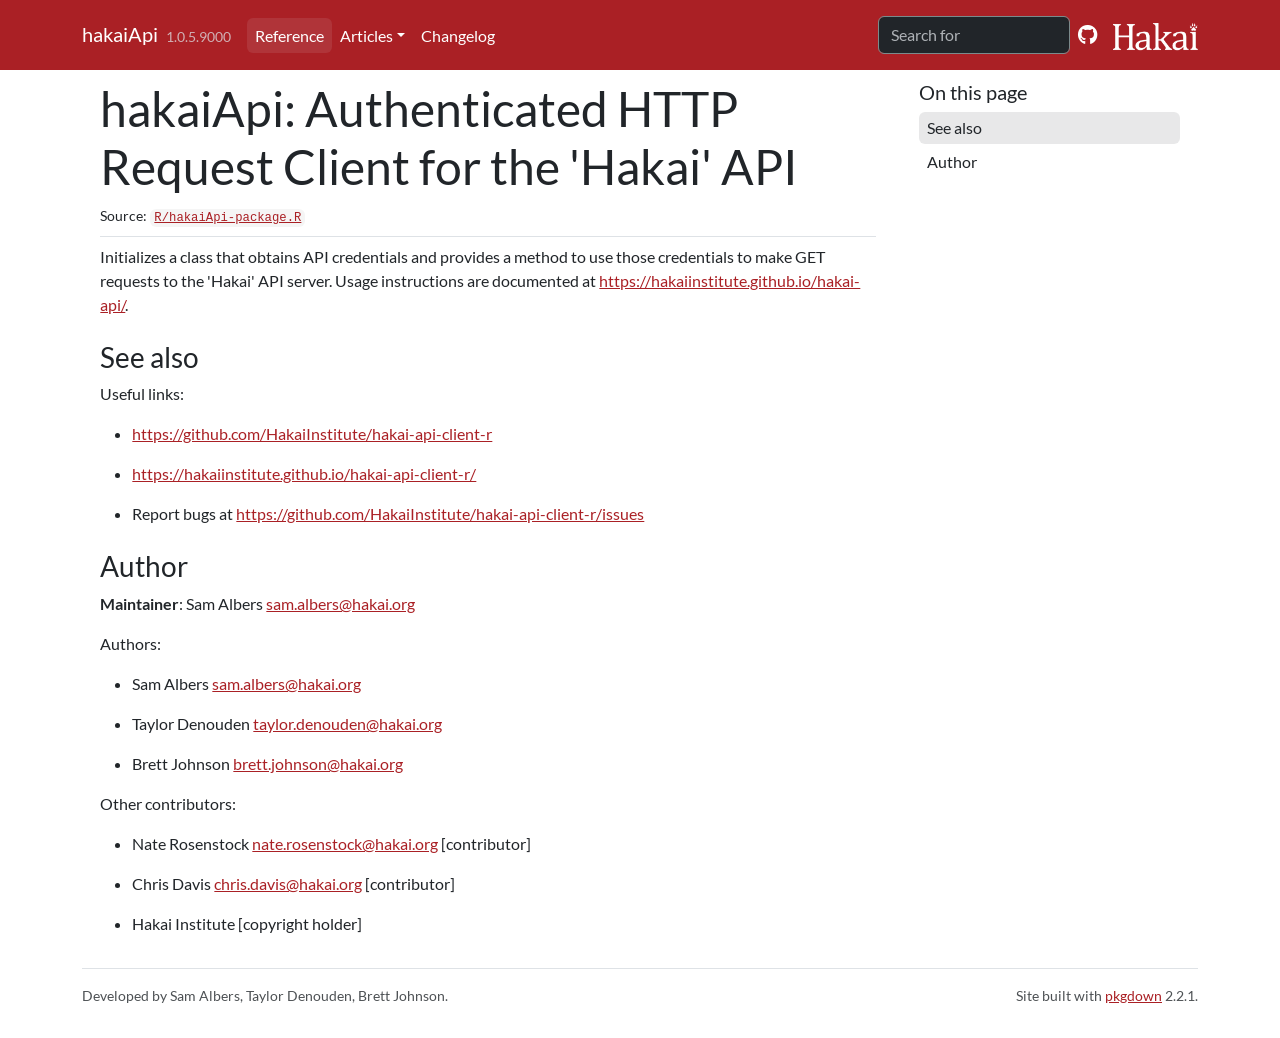
<file: reference/hakaiApi-package.html>
<!DOCTYPE html>
<!-- Generated by pkgdown: do not edit by hand --><html lang="en-CA"><head><meta http-equiv="Content-Type" content="text/html; charset=UTF-8"><meta charset="utf-8"><meta http-equiv="X-UA-Compatible" content="IE=edge"><meta name="viewport" content="width=device-width, initial-scale=1, shrink-to-fit=no"><title>hakaiApi: Authenticated HTTP Request Client for the 'Hakai' API — hakaiApi-package • hakaiApi</title><script src="../deps/jquery-3.6.0/jquery-3.6.0.min.js"></script><meta name="viewport" content="width=device-width, initial-scale=1, shrink-to-fit=no"><link href="../deps/bootstrap-5.3.8/bootstrap.min.css" rel="stylesheet"><script src="../deps/bootstrap-5.3.8/bootstrap.bundle.min.js"></script><link href="../deps/font-awesome-6.5.2/css/all.min.css" rel="stylesheet"><link href="../deps/font-awesome-6.5.2/css/v4-shims.min.css" rel="stylesheet"><script src="../deps/headroom-0.11.0/headroom.min.js"></script><script src="../deps/headroom-0.11.0/jQuery.headroom.min.js"></script><script src="../deps/bootstrap-toc-1.0.1/bootstrap-toc.min.js"></script><script src="../deps/clipboard.js-2.0.11/clipboard.min.js"></script><script src="../deps/search-1.0.0/autocomplete.jquery.min.js"></script><script src="../deps/search-1.0.0/fuse.min.js"></script><script src="../deps/search-1.0.0/mark.min.js"></script><!-- pkgdown --><script src="../pkgdown.js"></script><meta property="og:title" content="hakaiApi: Authenticated HTTP Request Client for the 'Hakai' API — hakaiApi-package"><meta name="description" content="Initializes a class that obtains API credentials and provides a method to use those credentials to make GET requests to the 'Hakai' API server. Usage instructions are documented at https://hakaiinstitute.github.io/hakai-api/."><meta property="og:description" content="Initializes a class that obtains API credentials and provides a method to use those credentials to make GET requests to the 'Hakai' API server. Usage instructions are documented at https://hakaiinstitute.github.io/hakai-api/."></head><body>
    <a href="#main" class="visually-hidden-focusable">Skip to contents</a>


    <nav class="navbar navbar-expand-lg fixed-top bg-primary" data-bs-theme="dark" aria-label="Site navigation"><div class="container">

    <a class="navbar-brand me-2" href="../index.html">hakaiApi</a>

    <small class="nav-text text-muted me-auto" data-bs-toggle="tooltip" data-bs-placement="bottom" title="">1.0.5.9000</small>


    <button class="navbar-toggler" type="button" data-bs-toggle="collapse" data-bs-target="#navbar" aria-controls="navbar" aria-expanded="false" aria-label="Toggle navigation">
      <span class="navbar-toggler-icon"></span>
    </button>

    <div id="navbar" class="collapse navbar-collapse ms-3">
      <ul class="navbar-nav me-auto"><li class="active nav-item"><a class="nav-link" href="../reference/index.html">Reference</a></li>
<li class="nav-item dropdown">
  <button class="nav-link dropdown-toggle" type="button" id="dropdown-articles" data-bs-toggle="dropdown" aria-expanded="false" aria-haspopup="true">Articles</button>
  <ul class="dropdown-menu" aria-labelledby="dropdown-articles"><li><a class="dropdown-item" href="../articles/filtering.html">Filtering Example</a></li>
    <li><a class="dropdown-item" href="../articles/Viewing-Recent-Stations.html">Viewing Recent Stations</a></li>
  </ul></li>
<li class="nav-item"><a class="nav-link" href="../news/index.html">Changelog</a></li>
      </ul><ul class="navbar-nav"><li class="nav-item"><form class="form-inline" role="search">
 <input class="form-control" type="search" name="search-input" id="search-input" autocomplete="off" aria-label="Search site" placeholder="Search for" data-search-index="../search.json"></form></li>
<li class="nav-item"><a class="external-link nav-link" href="https://github.com/HakaiInstitute/hakai-api-client-r/" aria-label="GitHub"><span class="fa fab fa-github fa-lg"></span></a></li>
      </ul></div>

    <a href="https://www.hakai.org" target="_blank" rel="noopener" class="external-link ms-2">
      <img src="../hakai.png" alt="Hakai Institute" height="28"></a>


  </div>
</nav><div class="container template-reference-topic">
<div class="row">
  <main id="main" class="col-md-9"><div class="page-header">

      <h1>hakaiApi: Authenticated HTTP Request Client for the 'Hakai' API</h1>
      <small class="dont-index">Source: <a href="https://github.com/HakaiInstitute/hakai-api-client-r/blob/master/R/hakaiApi-package.R" class="external-link"><code>R/hakaiApi-package.R</code></a></small>
      <div class="d-none name"><code>hakaiApi-package.Rd</code></div>
    </div>

    <div class="ref-description section level2">
    <p>Initializes a class that obtains API credentials and provides a method to use those credentials to make GET requests to the 'Hakai' API server. Usage instructions are documented at <a href="https://hakaiinstitute.github.io/hakai-api/" class="external-link">https://hakaiinstitute.github.io/hakai-api/</a>.</p>
    </div>


    <div class="section level2">
    <h2 id="see-also">See also<a class="anchor" aria-label="anchor" href="#see-also"></a></h2>
    <div class="dont-index"><p>Useful links:</p><ul><li><p><a href="https://github.com/HakaiInstitute/hakai-api-client-r" class="external-link">https://github.com/HakaiInstitute/hakai-api-client-r</a></p></li>
<li><p><a href="https://hakaiinstitute.github.io/hakai-api-client-r/">https://hakaiinstitute.github.io/hakai-api-client-r/</a></p></li>
<li><p>Report bugs at <a href="https://github.com/HakaiInstitute/hakai-api-client-r/issues" class="external-link">https://github.com/HakaiInstitute/hakai-api-client-r/issues</a></p></li>
</ul></div>
    </div>
    <div class="section level2">
    <h2 id="author">Author<a class="anchor" aria-label="anchor" href="#author"></a></h2>
    <p><strong>Maintainer</strong>: Sam Albers <a href="mailto:sam.albers@hakai.org">sam.albers@hakai.org</a></p>
<p>Authors:</p><ul><li><p>Sam Albers <a href="mailto:sam.albers@hakai.org">sam.albers@hakai.org</a></p></li>
<li><p>Taylor Denouden <a href="mailto:taylor.denouden@hakai.org">taylor.denouden@hakai.org</a></p></li>
<li><p>Brett Johnson <a href="mailto:brett.johnson@hakai.org">brett.johnson@hakai.org</a></p></li>
</ul><p>Other contributors:</p><ul><li><p>Nate Rosenstock <a href="mailto:nate.rosenstock@hakai.org">nate.rosenstock@hakai.org</a> [contributor]</p></li>
<li><p>Chris Davis <a href="mailto:chris.davis@hakai.org">chris.davis@hakai.org</a> [contributor]</p></li>
<li><p>Hakai Institute [copyright holder]</p></li>
</ul></div>

  </main><aside class="col-md-3"><nav id="toc" aria-label="Table of contents"><h2>On this page</h2>
    </nav></aside></div>


    <footer><div class="pkgdown-footer-left">
  <p>Developed by Sam Albers, Taylor Denouden, Brett Johnson.</p>
</div>

<div class="pkgdown-footer-right">
  <p>Site built with <a href="https://pkgdown.r-lib.org/" class="external-link">pkgdown</a> 2.2.1.</p>
</div>

    </footer></div>





  </body></html>
</file>
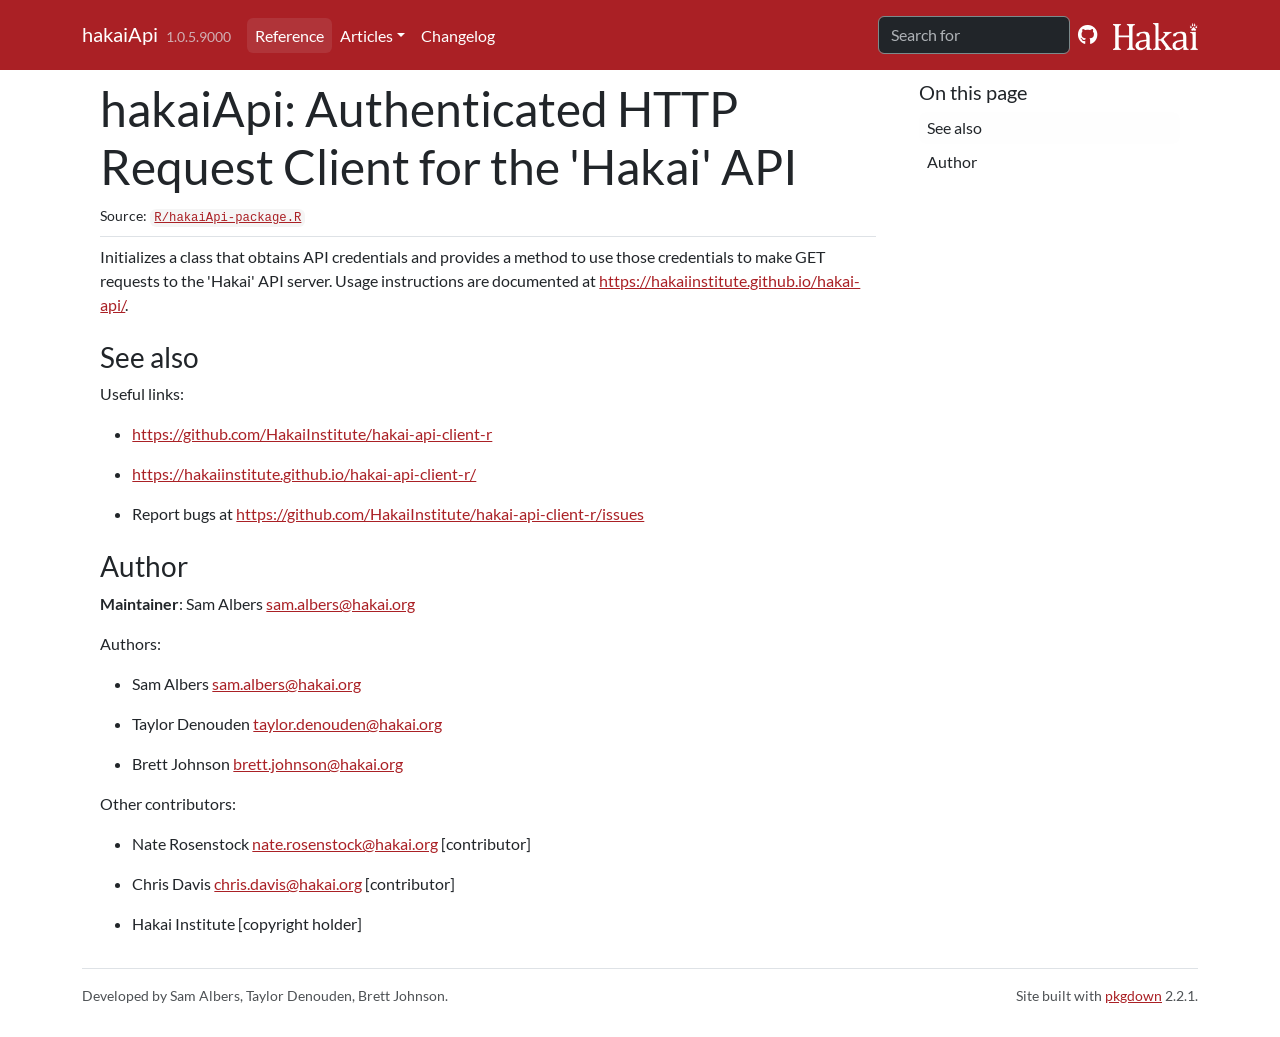
<file: reference/hakaiApi.html>
<html>
  <head>
    <meta http-equiv="refresh" content="0;URL=https://hakaiinstitute.github.io/hakai-api-client-r/reference/hakaiApi-package.html" />
    <meta name="robots" content="noindex">
    <link rel="canonical" href="https://hakaiinstitute.github.io/hakai-api-client-r/reference/hakaiApi-package.html">
  </head>
</html>
</file>
<file: deps/font-awesome-6.5.2/css/v4-shims.min.css>
/*!
 * Font Awesome Free 6.5.2 by @fontawesome - https://fontawesome.com
 * License - https://fontawesome.com/license/free (Icons: CC BY 4.0, Fonts: SIL OFL 1.1, Code: MIT License)
 * Copyright 2024 Fonticons, Inc.
 */
.fa.fa-glass:before{content:"\f000"}.fa.fa-envelope-o{font-family:"Font Awesome 6 Free";font-weight:400}.fa.fa-envelope-o:before{content:"\f0e0"}.fa.fa-star-o{font-family:"Font Awesome 6 Free";font-weight:400}.fa.fa-star-o:before{content:"\f005"}.fa.fa-close:before,.fa.fa-remove:before{content:"\f00d"}.fa.fa-gear:before{content:"\f013"}.fa.fa-trash-o{font-family:"Font Awesome 6 Free";font-weight:400}.fa.fa-trash-o:before{content:"\f2ed"}.fa.fa-home:before{content:"\f015"}.fa.fa-file-o{font-family:"Font Awesome 6 Free";font-weight:400}.fa.fa-file-o:before{content:"\f15b"}.fa.fa-clock-o{font-family:"Font Awesome 6 Free";font-weight:400}.fa.fa-clock-o:before{content:"\f017"}.fa.fa-arrow-circle-o-down{font-family:"Font Awesome 6 Free";font-weight:400}.fa.fa-arrow-circle-o-down:before{content:"\f358"}.fa.fa-arrow-circle-o-up{font-family:"Font Awesome 6 Free";font-weight:400}.fa.fa-arrow-circle-o-up:before{content:"\f35b"}.fa.fa-play-circle-o{font-family:"Font Awesome 6 Free";font-weight:400}.fa.fa-play-circle-o:before{content:"\f144"}.fa.fa-repeat:before,.fa.fa-rotate-right:before{content:"\f01e"}.fa.fa-refresh:before{content:"\f021"}.fa.fa-list-alt{font-family:"Font Awesome 6 Free";font-weight:400}.fa.fa-list-alt:before{content:"\f022"}.fa.fa-dedent:before{content:"\f03b"}.fa.fa-video-camera:before{content:"\f03d"}.fa.fa-picture-o{font-family:"Font Awesome 6 Free";font-weight:400}.fa.fa-picture-o:before{content:"\f03e"}.fa.fa-photo{font-family:"Font Awesome 6 Free";font-weight:400}.fa.fa-photo:before{content:"\f03e"}.fa.fa-image{font-family:"Font Awesome 6 Free";font-weight:400}.fa.fa-image:before{content:"\f03e"}.fa.fa-map-marker:before{content:"\f3c5"}.fa.fa-pencil-square-o{font-family:"Font Awesome 6 Free";font-weight:400}.fa.fa-pencil-square-o:before{content:"\f044"}.fa.fa-edit{font-family:"Font Awesome 6 Free";font-weight:400}.fa.fa-edit:before{content:"\f044"}.fa.fa-share-square-o:before{content:"\f14d"}.fa.fa-check-square-o{font-family:"Font Awesome 6 Free";font-weight:400}.fa.fa-check-square-o:before{content:"\f14a"}.fa.fa-arrows:before{content:"\f0b2"}.fa.fa-times-circle-o{font-family:"Font Awesome 6 Free";font-weight:400}.fa.fa-times-circle-o:before{content:"\f057"}.fa.fa-check-circle-o{font-family:"Font Awesome 6 Free";font-weight:400}.fa.fa-check-circle-o:before{content:"\f058"}.fa.fa-mail-forward:before{content:"\f064"}.fa.fa-expand:before{content:"\f424"}.fa.fa-compress:before{content:"\f422"}.fa.fa-eye,.fa.fa-eye-slash{font-family:"Font Awesome 6 Free";font-weight:400}.fa.fa-warning:before{content:"\f071"}.fa.fa-calendar:before{content:"\f073"}.fa.fa-arrows-v:before{content:"\f338"}.fa.fa-arrows-h:before{content:"\f337"}.fa.fa-bar-chart-o:before,.fa.fa-bar-chart:before{content:"\e0e3"}.fa.fa-twitter-square{font-family:"Font Awesome 6 Brands";font-weight:400}.fa.fa-twitter-square:before{content:"\f081"}.fa.fa-facebook-square{font-family:"Font Awesome 6 Brands";font-weight:400}.fa.fa-facebook-square:before{content:"\f082"}.fa.fa-gears:before{content:"\f085"}.fa.fa-thumbs-o-up{font-family:"Font Awesome 6 Free";font-weight:400}.fa.fa-thumbs-o-up:before{content:"\f164"}.fa.fa-thumbs-o-down{font-family:"Font Awesome 6 Free";font-weight:400}.fa.fa-thumbs-o-down:before{content:"\f165"}.fa.fa-heart-o{font-family:"Font Awesome 6 Free";font-weight:400}.fa.fa-heart-o:before{content:"\f004"}.fa.fa-sign-out:before{content:"\f2f5"}.fa.fa-linkedin-square{font-family:"Font Awesome 6 Brands";font-weight:400}.fa.fa-linkedin-square:before{content:"\f08c"}.fa.fa-thumb-tack:before{content:"\f08d"}.fa.fa-external-link:before{content:"\f35d"}.fa.fa-sign-in:before{content:"\f2f6"}.fa.fa-github-square{font-family:"Font Awesome 6 Brands";font-weight:400}.fa.fa-github-square:before{content:"\f092"}.fa.fa-lemon-o{font-family:"Font Awesome 6 Free";font-weight:400}.fa.fa-lemon-o:before{content:"\f094"}.fa.fa-square-o{font-family:"Font Awesome 6 Free";font-weight:400}.fa.fa-square-o:before{content:"\f0c8"}.fa.fa-bookmark-o{font-family:"Font Awesome 6 Free";font-weight:400}.fa.fa-bookmark-o:before{content:"\f02e"}.fa.fa-facebook,.fa.fa-twitter{font-family:"Font Awesome 6 Brands";font-weight:400}.fa.fa-facebook:before{content:"\f39e"}.fa.fa-facebook-f{font-family:"Font Awesome 6 Brands";font-weight:400}.fa.fa-facebook-f:before{content:"\f39e"}.fa.fa-github{font-family:"Font Awesome 6 Brands";font-weight:400}.fa.fa-credit-card{font-family:"Font Awesome 6 Free";font-weight:400}.fa.fa-feed:before{content:"\f09e"}.fa.fa-hdd-o{font-family:"Font Awesome 6 Free";font-weight:400}.fa.fa-hdd-o:before{content:"\f0a0"}.fa.fa-hand-o-right{font-family:"Font Awesome 6 Free";font-weight:400}.fa.fa-hand-o-right:before{content:"\f0a4"}.fa.fa-hand-o-left{font-family:"Font Awesome 6 Free";font-weight:400}.fa.fa-hand-o-left:before{content:"\f0a5"}.fa.fa-hand-o-up{font-family:"Font Awesome 6 Free";font-weight:400}.fa.fa-hand-o-up:before{content:"\f0a6"}.fa.fa-hand-o-down{font-family:"Font Awesome 6 Free";font-weight:400}.fa.fa-hand-o-down:before{content:"\f0a7"}.fa.fa-globe:before{content:"\f57d"}.fa.fa-tasks:before{content:"\f828"}.fa.fa-arrows-alt:before{content:"\f31e"}.fa.fa-group:before{content:"\f0c0"}.fa.fa-chain:before{content:"\f0c1"}.fa.fa-cut:before{content:"\f0c4"}.fa.fa-files-o{font-family:"Font Awesome 6 Free";font-weight:400}.fa.fa-files-o:before{content:"\f0c5"}.fa.fa-floppy-o{font-family:"Font Awesome 6 Free";font-weight:400}.fa.fa-floppy-o:before{content:"\f0c7"}.fa.fa-save{font-family:"Font Awesome 6 Free";font-weight:400}.fa.fa-save:before{content:"\f0c7"}.fa.fa-navicon:before,.fa.fa-reorder:before{content:"\f0c9"}.fa.fa-magic:before{content:"\e2ca"}.fa.fa-pinterest,.fa.fa-pinterest-square{font-family:"Font Awesome 6 Brands";font-weight:400}.fa.fa-pinterest-square:before{content:"\f0d3"}.fa.fa-google-plus-square{font-family:"Font Awesome 6 Brands";font-weight:400}.fa.fa-google-plus-square:before{content:"\f0d4"}.fa.fa-google-plus{font-family:"Font Awesome 6 Brands";font-weight:400}.fa.fa-google-plus:before{content:"\f0d5"}.fa.fa-money:before{content:"\f3d1"}.fa.fa-unsorted:before{content:"\f0dc"}.fa.fa-sort-desc:before{content:"\f0dd"}.fa.fa-sort-asc:before{content:"\f0de"}.fa.fa-linkedin{font-family:"Font Awesome 6 Brands";font-weight:400}.fa.fa-linkedin:before{content:"\f0e1"}.fa.fa-rotate-left:before{content:"\f0e2"}.fa.fa-legal:before{content:"\f0e3"}.fa.fa-dashboard:before,.fa.fa-tachometer:before{content:"\f625"}.fa.fa-comment-o{font-family:"Font Awesome 6 Free";font-weight:400}.fa.fa-comment-o:before{content:"\f075"}.fa.fa-comments-o{font-family:"Font Awesome 6 Free";font-weight:400}.fa.fa-comments-o:before{content:"\f086"}.fa.fa-flash:before{content:"\f0e7"}.fa.fa-clipboard:before{content:"\f0ea"}.fa.fa-lightbulb-o{font-family:"Font Awesome 6 Free";font-weight:400}.fa.fa-lightbulb-o:before{content:"\f0eb"}.fa.fa-exchange:before{content:"\f362"}.fa.fa-cloud-download:before{content:"\f0ed"}.fa.fa-cloud-upload:before{content:"\f0ee"}.fa.fa-bell-o{font-family:"Font Awesome 6 Free";font-weight:400}.fa.fa-bell-o:before{content:"\f0f3"}.fa.fa-cutlery:before{content:"\f2e7"}.fa.fa-file-text-o{font-family:"Font Awesome 6 Free";font-weight:400}.fa.fa-file-text-o:before{content:"\f15c"}.fa.fa-building-o{font-family:"Font Awesome 6 Free";font-weight:400}.fa.fa-building-o:before{content:"\f1ad"}.fa.fa-hospital-o{font-family:"Font Awesome 6 Free";font-weight:400}.fa.fa-hospital-o:before{content:"\f0f8"}.fa.fa-tablet:before{content:"\f3fa"}.fa.fa-mobile-phone:before,.fa.fa-mobile:before{content:"\f3cd"}.fa.fa-circle-o{font-family:"Font Awesome 6 Free";font-weight:400}.fa.fa-circle-o:before{content:"\f111"}.fa.fa-mail-reply:before{content:"\f3e5"}.fa.fa-github-alt{font-family:"Font Awesome 6 Brands";font-weight:400}.fa.fa-folder-o{font-family:"Font Awesome 6 Free";font-weight:400}.fa.fa-folder-o:before{content:"\f07b"}.fa.fa-folder-open-o{font-family:"Font Awesome 6 Free";font-weight:400}.fa.fa-folder-open-o:before{content:"\f07c"}.fa.fa-smile-o{font-family:"Font Awesome 6 Free";font-weight:400}.fa.fa-smile-o:before{content:"\f118"}.fa.fa-frown-o{font-family:"Font Awesome 6 Free";font-weight:400}.fa.fa-frown-o:before{content:"\f119"}.fa.fa-meh-o{font-family:"Font Awesome 6 Free";font-weight:400}.fa.fa-meh-o:before{content:"\f11a"}.fa.fa-keyboard-o{font-family:"Font Awesome 6 Free";font-weight:400}.fa.fa-keyboard-o:before{content:"\f11c"}.fa.fa-flag-o{font-family:"Font Awesome 6 Free";font-weight:400}.fa.fa-flag-o:before{content:"\f024"}.fa.fa-mail-reply-all:before{content:"\f122"}.fa.fa-star-half-o{font-family:"Font Awesome 6 Free";font-weight:400}.fa.fa-star-half-o:before{content:"\f5c0"}.fa.fa-star-half-empty{font-family:"Font Awesome 6 Free";font-weight:400}.fa.fa-star-half-empty:before{content:"\f5c0"}.fa.fa-star-half-full{font-family:"Font Awesome 6 Free";font-weight:400}.fa.fa-star-half-full:before{content:"\f5c0"}.fa.fa-code-fork:before{content:"\f126"}.fa.fa-chain-broken:before,.fa.fa-unlink:before{content:"\f127"}.fa.fa-calendar-o{font-family:"Font Awesome 6 Free";font-weight:400}.fa.fa-calendar-o:before{content:"\f133"}.fa.fa-css3,.fa.fa-html5,.fa.fa-maxcdn{font-family:"Font Awesome 6 Brands";font-weight:400}.fa.fa-unlock-alt:before{content:"\f09c"}.fa.fa-minus-square-o{font-family:"Font Awesome 6 Free";font-weight:400}.fa.fa-minus-square-o:before{content:"\f146"}.fa.fa-level-up:before{content:"\f3bf"}.fa.fa-level-down:before{content:"\f3be"}.fa.fa-pencil-square:before{content:"\f14b"}.fa.fa-external-link-square:before{content:"\f360"}.fa.fa-compass{font-family:"Font Awesome 6 Free";font-weight:400}.fa.fa-caret-square-o-down{font-family:"Font Awesome 6 Free";font-weight:400}.fa.fa-caret-square-o-down:before{content:"\f150"}.fa.fa-toggle-down{font-family:"Font Awesome 6 Free";font-weight:400}.fa.fa-toggle-down:before{content:"\f150"}.fa.fa-caret-square-o-up{font-family:"Font Awesome 6 Free";font-weight:400}.fa.fa-caret-square-o-up:before{content:"\f151"}.fa.fa-toggle-up{font-family:"Font Awesome 6 Free";font-weight:400}.fa.fa-toggle-up:before{content:"\f151"}.fa.fa-caret-square-o-right{font-family:"Font Awesome 6 Free";font-weight:400}.fa.fa-caret-square-o-right:before{content:"\f152"}.fa.fa-toggle-right{font-family:"Font Awesome 6 Free";font-weight:400}.fa.fa-toggle-right:before{content:"\f152"}.fa.fa-eur:before,.fa.fa-euro:before{content:"\f153"}.fa.fa-gbp:before{content:"\f154"}.fa.fa-dollar:before,.fa.fa-usd:before{content:"\24"}.fa.fa-inr:before,.fa.fa-rupee:before{content:"\e1bc"}.fa.fa-cny:before,.fa.fa-jpy:before,.fa.fa-rmb:before,.fa.fa-yen:before{content:"\f157"}.fa.fa-rouble:before,.fa.fa-rub:before,.fa.fa-ruble:before{content:"\f158"}.fa.fa-krw:before,.fa.fa-won:before{content:"\f159"}.fa.fa-bitcoin,.fa.fa-btc{font-family:"Font Awesome 6 Brands";font-weight:400}.fa.fa-bitcoin:before{content:"\f15a"}.fa.fa-file-text:before{content:"\f15c"}.fa.fa-sort-alpha-asc:before{content:"\f15d"}.fa.fa-sort-alpha-desc:before{content:"\f881"}.fa.fa-sort-amount-asc:before{content:"\f884"}.fa.fa-sort-amount-desc:before{content:"\f160"}.fa.fa-sort-numeric-asc:before{content:"\f162"}.fa.fa-sort-numeric-desc:before{content:"\f886"}.fa.fa-youtube-square{font-family:"Font Awesome 6 Brands";font-weight:400}.fa.fa-youtube-square:before{content:"\f431"}.fa.fa-xing,.fa.fa-xing-square,.fa.fa-youtube{font-family:"Font Awesome 6 Brands";font-weight:400}.fa.fa-xing-square:before{content:"\f169"}.fa.fa-youtube-play{font-family:"Font Awesome 6 Brands";font-weight:400}.fa.fa-youtube-play:before{content:"\f167"}.fa.fa-adn,.fa.fa-bitbucket,.fa.fa-bitbucket-square,.fa.fa-dropbox,.fa.fa-flickr,.fa.fa-instagram,.fa.fa-stack-overflow{font-family:"Font Awesome 6 Brands";font-weight:400}.fa.fa-bitbucket-square:before{content:"\f171"}.fa.fa-tumblr,.fa.fa-tumblr-square{font-family:"Font Awesome 6 Brands";font-weight:400}.fa.fa-tumblr-square:before{content:"\f174"}.fa.fa-long-arrow-down:before{content:"\f309"}.fa.fa-long-arrow-up:before{content:"\f30c"}.fa.fa-long-arrow-left:before{content:"\f30a"}.fa.fa-long-arrow-right:before{content:"\f30b"}.fa.fa-android,.fa.fa-apple,.fa.fa-dribbble,.fa.fa-foursquare,.fa.fa-gittip,.fa.fa-gratipay,.fa.fa-linux,.fa.fa-skype,.fa.fa-trello,.fa.fa-windows{font-family:"Font Awesome 6 Brands";font-weight:400}.fa.fa-gittip:before{content:"\f184"}.fa.fa-sun-o{font-family:"Font Awesome 6 Free";font-weight:400}.fa.fa-sun-o:before{content:"\f185"}.fa.fa-moon-o{font-family:"Font Awesome 6 Free";font-weight:400}.fa.fa-moon-o:before{content:"\f186"}.fa.fa-pagelines,.fa.fa-renren,.fa.fa-stack-exchange,.fa.fa-vk,.fa.fa-weibo{font-family:"Font Awesome 6 Brands";font-weight:400}.fa.fa-arrow-circle-o-right{font-family:"Font Awesome 6 Free";font-weight:400}.fa.fa-arrow-circle-o-right:before{content:"\f35a"}.fa.fa-arrow-circle-o-left{font-family:"Font Awesome 6 Free";font-weight:400}.fa.fa-arrow-circle-o-left:before{content:"\f359"}.fa.fa-caret-square-o-left{font-family:"Font Awesome 6 Free";font-weight:400}.fa.fa-caret-square-o-left:before{content:"\f191"}.fa.fa-toggle-left{font-family:"Font Awesome 6 Free";font-weight:400}.fa.fa-toggle-left:before{content:"\f191"}.fa.fa-dot-circle-o{font-family:"Font Awesome 6 Free";font-weight:400}.fa.fa-dot-circle-o:before{content:"\f192"}.fa.fa-vimeo-square{font-family:"Font Awesome 6 Brands";font-weight:400}.fa.fa-vimeo-square:before{content:"\f194"}.fa.fa-try:before,.fa.fa-turkish-lira:before{content:"\e2bb"}.fa.fa-plus-square-o{font-family:"Font Awesome 6 Free";font-weight:400}.fa.fa-plus-square-o:before{content:"\f0fe"}.fa.fa-openid,.fa.fa-slack,.fa.fa-wordpress{font-family:"Font Awesome 6 Brands";font-weight:400}.fa.fa-bank:before,.fa.fa-institution:before{content:"\f19c"}.fa.fa-mortar-board:before{content:"\f19d"}.fa.fa-google,.fa.fa-reddit,.fa.fa-reddit-square,.fa.fa-yahoo{font-family:"Font Awesome 6 Brands";font-weight:400}.fa.fa-reddit-square:before{content:"\f1a2"}.fa.fa-behance,.fa.fa-behance-square,.fa.fa-delicious,.fa.fa-digg,.fa.fa-drupal,.fa.fa-joomla,.fa.fa-pied-piper-alt,.fa.fa-pied-piper-pp,.fa.fa-stumbleupon,.fa.fa-stumbleupon-circle{font-family:"Font Awesome 6 Brands";font-weight:400}.fa.fa-behance-square:before{content:"\f1b5"}.fa.fa-steam,.fa.fa-steam-square{font-family:"Font Awesome 6 Brands";font-weight:400}.fa.fa-steam-square:before{content:"\f1b7"}.fa.fa-automobile:before{content:"\f1b9"}.fa.fa-cab:before{content:"\f1ba"}.fa.fa-deviantart,.fa.fa-soundcloud,.fa.fa-spotify{font-family:"Font Awesome 6 Brands";font-weight:400}.fa.fa-file-pdf-o{font-family:"Font Awesome 6 Free";font-weight:400}.fa.fa-file-pdf-o:before{content:"\f1c1"}.fa.fa-file-word-o{font-family:"Font Awesome 6 Free";font-weight:400}.fa.fa-file-word-o:before{content:"\f1c2"}.fa.fa-file-excel-o{font-family:"Font Awesome 6 Free";font-weight:400}.fa.fa-file-excel-o:before{content:"\f1c3"}.fa.fa-file-powerpoint-o{font-family:"Font Awesome 6 Free";font-weight:400}.fa.fa-file-powerpoint-o:before{content:"\f1c4"}.fa.fa-file-image-o{font-family:"Font Awesome 6 Free";font-weight:400}.fa.fa-file-image-o:before{content:"\f1c5"}.fa.fa-file-photo-o{font-family:"Font Awesome 6 Free";font-weight:400}.fa.fa-file-photo-o:before{content:"\f1c5"}.fa.fa-file-picture-o{font-family:"Font Awesome 6 Free";font-weight:400}.fa.fa-file-picture-o:before{content:"\f1c5"}.fa.fa-file-archive-o{font-family:"Font Awesome 6 Free";font-weight:400}.fa.fa-file-archive-o:before{content:"\f1c6"}.fa.fa-file-zip-o{font-family:"Font Awesome 6 Free";font-weight:400}.fa.fa-file-zip-o:before{content:"\f1c6"}.fa.fa-file-audio-o{font-family:"Font Awesome 6 Free";font-weight:400}.fa.fa-file-audio-o:before{content:"\f1c7"}.fa.fa-file-sound-o{font-family:"Font Awesome 6 Free";font-weight:400}.fa.fa-file-sound-o:before{content:"\f1c7"}.fa.fa-file-video-o{font-family:"Font Awesome 6 Free";font-weight:400}.fa.fa-file-video-o:before{content:"\f1c8"}.fa.fa-file-movie-o{font-family:"Font Awesome 6 Free";font-weight:400}.fa.fa-file-movie-o:before{content:"\f1c8"}.fa.fa-file-code-o{font-family:"Font Awesome 6 Free";font-weight:400}.fa.fa-file-code-o:before{content:"\f1c9"}.fa.fa-codepen,.fa.fa-jsfiddle,.fa.fa-vine{font-family:"Font Awesome 6 Brands";font-weight:400}.fa.fa-life-bouy:before,.fa.fa-life-buoy:before,.fa.fa-life-saver:before,.fa.fa-support:before{content:"\f1cd"}.fa.fa-circle-o-notch:before{content:"\f1ce"}.fa.fa-ra,.fa.fa-rebel{font-family:"Font Awesome 6 Brands";font-weight:400}.fa.fa-ra:before{content:"\f1d0"}.fa.fa-resistance{font-family:"Font Awesome 6 Brands";font-weight:400}.fa.fa-resistance:before{content:"\f1d0"}.fa.fa-empire,.fa.fa-ge{font-family:"Font Awesome 6 Brands";font-weight:400}.fa.fa-ge:before{content:"\f1d1"}.fa.fa-git-square{font-family:"Font Awesome 6 Brands";font-weight:400}.fa.fa-git-square:before{content:"\f1d2"}.fa.fa-git,.fa.fa-hacker-news,.fa.fa-y-combinator-square{font-family:"Font Awesome 6 Brands";font-weight:400}.fa.fa-y-combinator-square:before{content:"\f1d4"}.fa.fa-yc-square{font-family:"Font Awesome 6 Brands";font-weight:400}.fa.fa-yc-square:before{content:"\f1d4"}.fa.fa-qq,.fa.fa-tencent-weibo,.fa.fa-wechat,.fa.fa-weixin{font-family:"Font Awesome 6 Brands";font-weight:400}.fa.fa-wechat:before{content:"\f1d7"}.fa.fa-send:before{content:"\f1d8"}.fa.fa-paper-plane-o{font-family:"Font Awesome 6 Free";font-weight:400}.fa.fa-paper-plane-o:before{content:"\f1d8"}.fa.fa-send-o{font-family:"Font Awesome 6 Free";font-weight:400}.fa.fa-send-o:before{content:"\f1d8"}.fa.fa-circle-thin{font-family:"Font Awesome 6 Free";font-weight:400}.fa.fa-circle-thin:before{content:"\f111"}.fa.fa-header:before{content:"\f1dc"}.fa.fa-futbol-o{font-family:"Font Awesome 6 Free";font-weight:400}.fa.fa-futbol-o:before{content:"\f1e3"}.fa.fa-soccer-ball-o{font-family:"Font Awesome 6 Free";font-weight:400}.fa.fa-soccer-ball-o:before{content:"\f1e3"}.fa.fa-slideshare,.fa.fa-twitch,.fa.fa-yelp{font-family:"Font Awesome 6 Brands";font-weight:400}.fa.fa-newspaper-o{font-family:"Font Awesome 6 Free";font-weight:400}.fa.fa-newspaper-o:before{content:"\f1ea"}.fa.fa-cc-amex,.fa.fa-cc-discover,.fa.fa-cc-mastercard,.fa.fa-cc-paypal,.fa.fa-cc-stripe,.fa.fa-cc-visa,.fa.fa-google-wallet,.fa.fa-paypal{font-family:"Font Awesome 6 Brands";font-weight:400}.fa.fa-bell-slash-o{font-family:"Font Awesome 6 Free";font-weight:400}.fa.fa-bell-slash-o:before{content:"\f1f6"}.fa.fa-trash:before{content:"\f2ed"}.fa.fa-copyright{font-family:"Font Awesome 6 Free";font-weight:400}.fa.fa-eyedropper:before{content:"\f1fb"}.fa.fa-area-chart:before{content:"\f1fe"}.fa.fa-pie-chart:before{content:"\f200"}.fa.fa-line-chart:before{content:"\f201"}.fa.fa-lastfm,.fa.fa-lastfm-square{font-family:"Font Awesome 6 Brands";font-weight:400}.fa.fa-lastfm-square:before{content:"\f203"}.fa.fa-angellist,.fa.fa-ioxhost{font-family:"Font Awesome 6 Brands";font-weight:400}.fa.fa-cc{font-family:"Font Awesome 6 Free";font-weight:400}.fa.fa-cc:before{content:"\f20a"}.fa.fa-ils:before,.fa.fa-shekel:before,.fa.fa-sheqel:before{content:"\f20b"}.fa.fa-buysellads,.fa.fa-connectdevelop,.fa.fa-dashcube,.fa.fa-forumbee,.fa.fa-leanpub,.fa.fa-sellsy,.fa.fa-shirtsinbulk,.fa.fa-simplybuilt,.fa.fa-skyatlas{font-family:"Font Awesome 6 Brands";font-weight:400}.fa.fa-diamond{font-family:"Font Awesome 6 Free";font-weight:400}.fa.fa-diamond:before{content:"\f3a5"}.fa.fa-intersex:before,.fa.fa-transgender:before{content:"\f224"}.fa.fa-transgender-alt:before{content:"\f225"}.fa.fa-facebook-official{font-family:"Font Awesome 6 Brands";font-weight:400}.fa.fa-facebook-official:before{content:"\f09a"}.fa.fa-pinterest-p,.fa.fa-whatsapp{font-family:"Font Awesome 6 Brands";font-weight:400}.fa.fa-hotel:before{content:"\f236"}.fa.fa-medium,.fa.fa-viacoin,.fa.fa-y-combinator,.fa.fa-yc{font-family:"Font Awesome 6 Brands";font-weight:400}.fa.fa-yc:before{content:"\f23b"}.fa.fa-expeditedssl,.fa.fa-opencart,.fa.fa-optin-monster{font-family:"Font Awesome 6 Brands";font-weight:400}.fa.fa-battery-4:before,.fa.fa-battery:before{content:"\f240"}.fa.fa-battery-3:before{content:"\f241"}.fa.fa-battery-2:before{content:"\f242"}.fa.fa-battery-1:before{content:"\f243"}.fa.fa-battery-0:before{content:"\f244"}.fa.fa-object-group,.fa.fa-object-ungroup,.fa.fa-sticky-note-o{font-family:"Font Awesome 6 Free";font-weight:400}.fa.fa-sticky-note-o:before{content:"\f249"}.fa.fa-cc-diners-club,.fa.fa-cc-jcb{font-family:"Font Awesome 6 Brands";font-weight:400}.fa.fa-clone{font-family:"Font Awesome 6 Free";font-weight:400}.fa.fa-hourglass-o:before{content:"\f254"}.fa.fa-hourglass-1:before{content:"\f251"}.fa.fa-hourglass-2:before{content:"\f252"}.fa.fa-hourglass-3:before{content:"\f253"}.fa.fa-hand-rock-o{font-family:"Font Awesome 6 Free";font-weight:400}.fa.fa-hand-rock-o:before{content:"\f255"}.fa.fa-hand-grab-o{font-family:"Font Awesome 6 Free";font-weight:400}.fa.fa-hand-grab-o:before{content:"\f255"}.fa.fa-hand-paper-o{font-family:"Font Awesome 6 Free";font-weight:400}.fa.fa-hand-paper-o:before{content:"\f256"}.fa.fa-hand-stop-o{font-family:"Font Awesome 6 Free";font-weight:400}.fa.fa-hand-stop-o:before{content:"\f256"}.fa.fa-hand-scissors-o{font-family:"Font Awesome 6 Free";font-weight:400}.fa.fa-hand-scissors-o:before{content:"\f257"}.fa.fa-hand-lizard-o{font-family:"Font Awesome 6 Free";font-weight:400}.fa.fa-hand-lizard-o:before{content:"\f258"}.fa.fa-hand-spock-o{font-family:"Font Awesome 6 Free";font-weight:400}.fa.fa-hand-spock-o:before{content:"\f259"}.fa.fa-hand-pointer-o{font-family:"Font Awesome 6 Free";font-weight:400}.fa.fa-hand-pointer-o:before{content:"\f25a"}.fa.fa-hand-peace-o{font-family:"Font Awesome 6 Free";font-weight:400}.fa.fa-hand-peace-o:before{content:"\f25b"}.fa.fa-registered{font-family:"Font Awesome 6 Free";font-weight:400}.fa.fa-creative-commons,.fa.fa-gg,.fa.fa-gg-circle,.fa.fa-odnoklassniki,.fa.fa-odnoklassniki-square{font-family:"Font Awesome 6 Brands";font-weight:400}.fa.fa-odnoklassniki-square:before{content:"\f264"}.fa.fa-chrome,.fa.fa-firefox,.fa.fa-get-pocket,.fa.fa-internet-explorer,.fa.fa-opera,.fa.fa-safari,.fa.fa-wikipedia-w{font-family:"Font Awesome 6 Brands";font-weight:400}.fa.fa-television:before{content:"\f26c"}.fa.fa-500px,.fa.fa-amazon,.fa.fa-contao{font-family:"Font Awesome 6 Brands";font-weight:400}.fa.fa-calendar-plus-o{font-family:"Font Awesome 6 Free";font-weight:400}.fa.fa-calendar-plus-o:before{content:"\f271"}.fa.fa-calendar-minus-o{font-family:"Font Awesome 6 Free";font-weight:400}.fa.fa-calendar-minus-o:before{content:"\f272"}.fa.fa-calendar-times-o{font-family:"Font Awesome 6 Free";font-weight:400}.fa.fa-calendar-times-o:before{content:"\f273"}.fa.fa-calendar-check-o{font-family:"Font Awesome 6 Free";font-weight:400}.fa.fa-calendar-check-o:before{content:"\f274"}.fa.fa-map-o{font-family:"Font Awesome 6 Free";font-weight:400}.fa.fa-map-o:before{content:"\f279"}.fa.fa-commenting:before{content:"\f4ad"}.fa.fa-commenting-o{font-family:"Font Awesome 6 Free";font-weight:400}.fa.fa-commenting-o:before{content:"\f4ad"}.fa.fa-houzz,.fa.fa-vimeo{font-family:"Font Awesome 6 Brands";font-weight:400}.fa.fa-vimeo:before{content:"\f27d"}.fa.fa-black-tie,.fa.fa-edge,.fa.fa-fonticons,.fa.fa-reddit-alien{font-family:"Font Awesome 6 Brands";font-weight:400}.fa.fa-credit-card-alt:before{content:"\f09d"}.fa.fa-codiepie,.fa.fa-fort-awesome,.fa.fa-mixcloud,.fa.fa-modx,.fa.fa-product-hunt,.fa.fa-scribd,.fa.fa-usb{font-family:"Font Awesome 6 Brands";font-weight:400}.fa.fa-pause-circle-o{font-family:"Font Awesome 6 Free";font-weight:400}.fa.fa-pause-circle-o:before{content:"\f28b"}.fa.fa-stop-circle-o{font-family:"Font Awesome 6 Free";font-weight:400}.fa.fa-stop-circle-o:before{content:"\f28d"}.fa.fa-bluetooth,.fa.fa-bluetooth-b,.fa.fa-envira,.fa.fa-gitlab,.fa.fa-wheelchair-alt,.fa.fa-wpbeginner,.fa.fa-wpforms{font-family:"Font Awesome 6 Brands";font-weight:400}.fa.fa-wheelchair-alt:before{content:"\f368"}.fa.fa-question-circle-o{font-family:"Font Awesome 6 Free";font-weight:400}.fa.fa-question-circle-o:before{content:"\f059"}.fa.fa-volume-control-phone:before{content:"\f2a0"}.fa.fa-asl-interpreting:before{content:"\f2a3"}.fa.fa-deafness:before,.fa.fa-hard-of-hearing:before{content:"\f2a4"}.fa.fa-glide,.fa.fa-glide-g{font-family:"Font Awesome 6 Brands";font-weight:400}.fa.fa-signing:before{content:"\f2a7"}.fa.fa-viadeo,.fa.fa-viadeo-square{font-family:"Font Awesome 6 Brands";font-weight:400}.fa.fa-viadeo-square:before{content:"\f2aa"}.fa.fa-snapchat,.fa.fa-snapchat-ghost{font-family:"Font Awesome 6 Brands";font-weight:400}.fa.fa-snapchat-ghost:before{content:"\f2ab"}.fa.fa-snapchat-square{font-family:"Font Awesome 6 Brands";font-weight:400}.fa.fa-snapchat-square:before{content:"\f2ad"}.fa.fa-first-order,.fa.fa-google-plus-official,.fa.fa-pied-piper,.fa.fa-themeisle,.fa.fa-yoast{font-family:"Font Awesome 6 Brands";font-weight:400}.fa.fa-google-plus-official:before{content:"\f2b3"}.fa.fa-google-plus-circle{font-family:"Font Awesome 6 Brands";font-weight:400}.fa.fa-google-plus-circle:before{content:"\f2b3"}.fa.fa-fa,.fa.fa-font-awesome{font-family:"Font Awesome 6 Brands";font-weight:400}.fa.fa-fa:before{content:"\f2b4"}.fa.fa-handshake-o{font-family:"Font Awesome 6 Free";font-weight:400}.fa.fa-handshake-o:before{content:"\f2b5"}.fa.fa-envelope-open-o{font-family:"Font Awesome 6 Free";font-weight:400}.fa.fa-envelope-open-o:before{content:"\f2b6"}.fa.fa-linode{font-family:"Font Awesome 6 Brands";font-weight:400}.fa.fa-address-book-o{font-family:"Font Awesome 6 Free";font-weight:400}.fa.fa-address-book-o:before{content:"\f2b9"}.fa.fa-vcard:before{content:"\f2bb"}.fa.fa-address-card-o{font-family:"Font Awesome 6 Free";font-weight:400}.fa.fa-address-card-o:before{content:"\f2bb"}.fa.fa-vcard-o{font-family:"Font Awesome 6 Free";font-weight:400}.fa.fa-vcard-o:before{content:"\f2bb"}.fa.fa-user-circle-o{font-family:"Font Awesome 6 Free";font-weight:400}.fa.fa-user-circle-o:before{content:"\f2bd"}.fa.fa-user-o{font-family:"Font Awesome 6 Free";font-weight:400}.fa.fa-user-o:before{content:"\f007"}.fa.fa-id-badge{font-family:"Font Awesome 6 Free";font-weight:400}.fa.fa-drivers-license:before{content:"\f2c2"}.fa.fa-id-card-o{font-family:"Font Awesome 6 Free";font-weight:400}.fa.fa-id-card-o:before{content:"\f2c2"}.fa.fa-drivers-license-o{font-family:"Font Awesome 6 Free";font-weight:400}.fa.fa-drivers-license-o:before{content:"\f2c2"}.fa.fa-free-code-camp,.fa.fa-quora,.fa.fa-telegram{font-family:"Font Awesome 6 Brands";font-weight:400}.fa.fa-thermometer-4:before,.fa.fa-thermometer:before{content:"\f2c7"}.fa.fa-thermometer-3:before{content:"\f2c8"}.fa.fa-thermometer-2:before{content:"\f2c9"}.fa.fa-thermometer-1:before{content:"\f2ca"}.fa.fa-thermometer-0:before{content:"\f2cb"}.fa.fa-bathtub:before,.fa.fa-s15:before{content:"\f2cd"}.fa.fa-window-maximize,.fa.fa-window-restore{font-family:"Font Awesome 6 Free";font-weight:400}.fa.fa-times-rectangle:before{content:"\f410"}.fa.fa-window-close-o{font-family:"Font Awesome 6 Free";font-weight:400}.fa.fa-window-close-o:before{content:"\f410"}.fa.fa-times-rectangle-o{font-family:"Font Awesome 6 Free";font-weight:400}.fa.fa-times-rectangle-o:before{content:"\f410"}.fa.fa-bandcamp,.fa.fa-eercast,.fa.fa-etsy,.fa.fa-grav,.fa.fa-imdb,.fa.fa-ravelry{font-family:"Font Awesome 6 Brands";font-weight:400}.fa.fa-eercast:before{content:"\f2da"}.fa.fa-snowflake-o{font-family:"Font Awesome 6 Free";font-weight:400}.fa.fa-snowflake-o:before{content:"\f2dc"}.fa.fa-meetup,.fa.fa-superpowers,.fa.fa-wpexplorer{font-family:"Font Awesome 6 Brands";font-weight:400}
</file>
